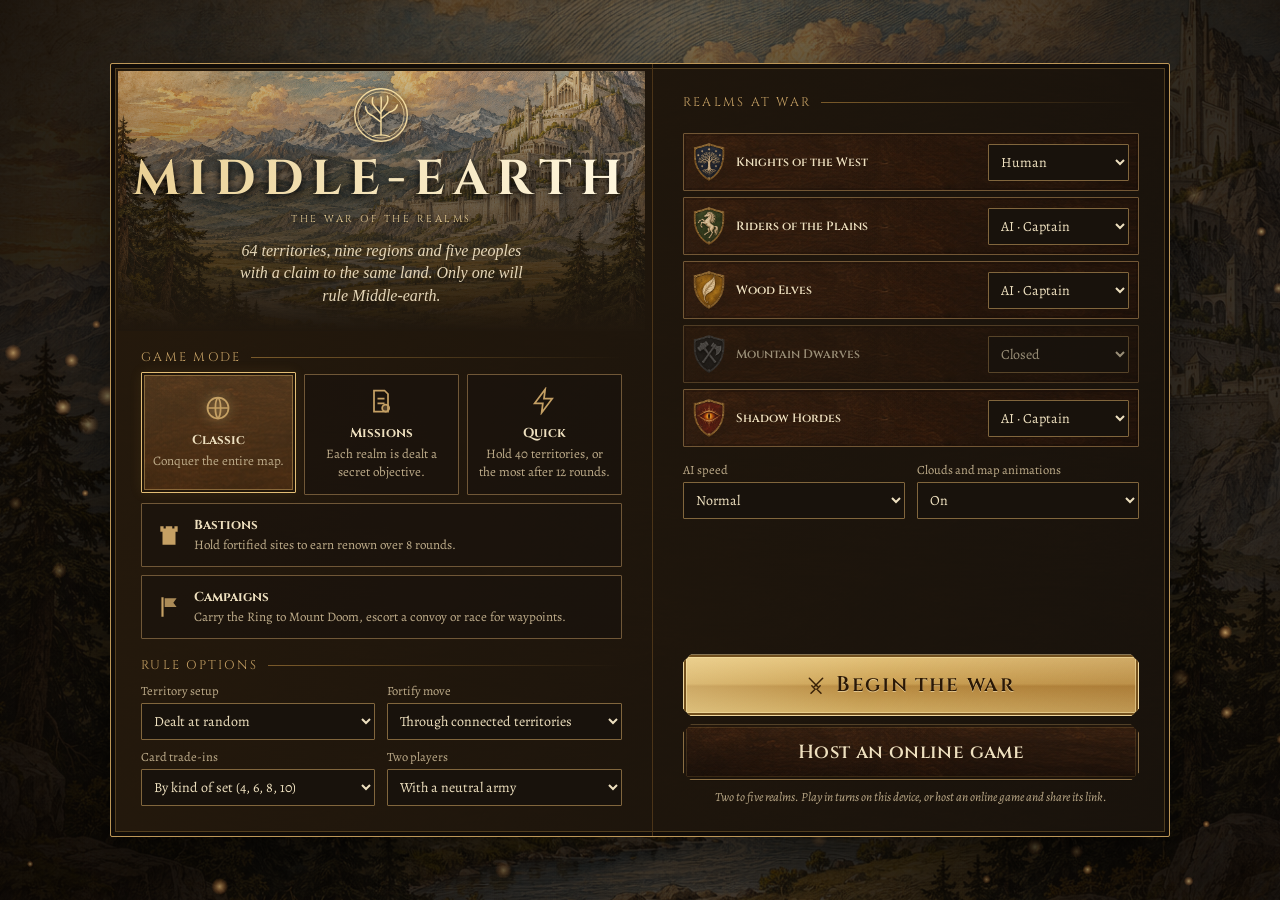
<file: index.html>
<!doctype html><html lang="en"><head><meta charset="utf-8"><meta name="viewport" content="width=device-width,initial-scale=1,viewport-fit=cover">
<title>Middle-earth: The War of the Realms</title>
<meta name="claude:viewport-fit-sides" content="cover">
<link rel="preconnect" href="https://fonts.googleapis.com">
<link rel="preconnect" href="https://fonts.gstatic.com" crossorigin>
<link rel="stylesheet" href="https://fonts.googleapis.com/css2?family=Cinzel:wght@500;600;700;900&family=Cinzel+Decorative:wght@700&family=Uncial+Antiqua&family=Alegreya:ital,wght@0,400;0,500;0,700;1,400&family=IM+Fell+English:ital@0;1&display=swap">
<style>
/* Layout: war-table HUD — header tabs, factions left, map centre, territory dossier right, phase bar below */
:root {
  --wood-0: #0f0a06; --wood-1: #1c130b; --wood-2: #2a1c10; --wood-3: #3b2816;
  --gold: #d3a955; --gold-hi: #f6dc94; --gold-lo: #86602a; --ivory: #f2e6c8; --ivory-dim: #bba783;
  --ink: #2a1a0c; --blood: #b2342a; --parch: #e8d8b0; --sea: #7fa0a2;
  --f-display: "Cinzel", "Trajan Pro", Georgia, serif;
  --f-deco: "Cinzel Decorative", "Cinzel", Georgia, serif;
  --f-text: "Alegreya", Georgia, serif;
  --f-map: "IM Fell English", Georgia, serif;
  color-scheme: dark;
}
* { box-sizing: border-box; }
html, body { height: 100%; }
body { margin: 0; background: var(--wood-0); color: var(--ivory); font-family: var(--f-text); font-size: 15px; overflow: hidden; -webkit-font-smoothing: antialiased; }
button { font: inherit; color: inherit; }
button:focus-visible, select:focus-visible, input:focus-visible { outline: 2px solid var(--gold-hi); outline-offset: 2px; }
[hidden] { display: none !important; }

/* textures */
.wood { background-color: var(--wood-1);
  background-image:
    radial-gradient(120% 80% at 50% 0%, rgba(255,210,140,0.06), transparent 60%),
    repeating-linear-gradient(92deg, rgba(0,0,0,0.0) 0 7px, rgba(0,0,0,0.13) 7px 9px, rgba(255,220,170,0.025) 9px 15px),
    linear-gradient(180deg, #24180e, #170f08); }
.frame { position: relative; border: 1px solid #5f4421; box-shadow: inset 0 0 0 1px rgba(0,0,0,0.6), inset 0 0 0 3px rgba(211,169,85,0.25), 0 6px 18px rgba(0,0,0,0.45); }
.frame::before, .frame::after { content: ""; position: absolute; width: 16px; height: 16px; border: 2px solid var(--gold); pointer-events: none; }
.frame::before { top: 3px; left: 3px; border-right: 0; border-bottom: 0; }
.frame::after { bottom: 3px; right: 3px; border-left: 0; border-top: 0; }

#app { position: fixed; inset: 0; display: grid; grid-template-columns: 264px minmax(0,1fr) 300px; grid-template-rows: 68px minmax(0,1fr) 76px; gap: 0; padding-left: env(safe-area-inset-left, 0px); padding-right: env(safe-area-inset-right, 0px); }

/* header */
#top { grid-column: 1 / -1; display: flex; align-items: center; gap: 18px; padding: 0 18px; border-bottom: 1px solid #6a4b22; box-shadow: 0 2px 0 rgba(0,0,0,0.6), 0 3px 0 rgba(211,169,85,0.25); z-index: 5; }
.brand { display: flex; align-items: center; gap: 12px; min-width: 230px; }
.brand svg { width: 46px; height: 46px; flex: none; }
.brand h1 { margin: 0; font-family: var(--f-display); font-weight: 700; font-size: 25px; letter-spacing: 0.08em; line-height: 1; color: var(--ivory); text-shadow: 0 2px 0 #000; }
.brand small { display: block; font-family: var(--f-display); font-size: 10.5px; letter-spacing: 0.24em; color: var(--gold); margin-top: 5px; }
.tabs { display: flex; gap: 10px; flex: 1; justify-content: center; }
.tab { display: inline-flex; align-items: center; gap: 9px; padding: 9px 22px; min-width: 128px; justify-content: center; font-family: var(--f-display); font-weight: 600; font-size: 15px; letter-spacing: 0.04em; color: var(--ivory); cursor: pointer;
  background: linear-gradient(180deg, #2d1f12, #1a120a); border: 1px solid #7a5a2a; border-radius: 4px; box-shadow: inset 0 1px 0 rgba(255,220,150,0.12), inset 0 0 0 2px rgba(0,0,0,0.5); transition: filter .15s, transform .15s; }
.tab svg { width: 19px; height: 19px; color: var(--gold); }
.tab:hover { filter: brightness(1.25); }
.tab.on { background: linear-gradient(180deg, #8c6a32, #5e4219); border-color: var(--gold-hi); color: #fff8e4; box-shadow: inset 0 1px 0 rgba(255,240,190,0.5), 0 0 14px rgba(246,210,120,0.25); }
.tab.on svg { color: #fff1c4; }
.tab b { background: var(--blood); color: #fff; border-radius: 9px; font-size: 11px; padding: 1px 6px; font-family: var(--f-text); }
.turnbox { display: flex; align-items: center; gap: 8px; padding-left: 18px; border-left: 1px solid #6a4b22; font-family: var(--f-display); }
.turnbox svg { width: 38px; height: 38px; color: var(--gold); }
.turnbox span { font-size: 16px; letter-spacing: 0.06em; }
.turnbox b { font-size: 26px; font-weight: 700; color: var(--ivory); min-width: 34px; }
.sys { display: flex; gap: 6px; }
.iconbtn { width: 36px; height: 36px; display: grid; place-items: center; border-radius: 4px; background: #1f150c; border: 1px solid #6a4b22; color: var(--gold); cursor: pointer; }
.iconbtn:hover { color: var(--gold-hi); border-color: var(--gold); }
.iconbtn svg { width: 19px; height: 19px; }
.mobile-only { display: none; }

/* side panels */
.panel { display: flex; flex-direction: column; gap: 12px; padding: 12px 12px; overflow: auto; z-index: 4; scrollbar-width: thin; scrollbar-color: #6a4b22 transparent; }
#left { border-right: 1px solid #5a3f1c; box-shadow: 2px 0 0 rgba(0,0,0,0.5); }
#right { border-left: 1px solid #5a3f1c; box-shadow: -2px 0 0 rgba(0,0,0,0.5); overflow-x: hidden; }
.ph { display: flex; align-items: center; gap: 10px; margin: 0; padding: 10px 12px; font-family: var(--f-display); font-weight: 600; font-size: 15px; letter-spacing: 0.08em; text-transform: uppercase; color: var(--ivory);
  background: linear-gradient(180deg, #2b1d10, #1b1209); border: 1px solid #5f4421; border-radius: 3px; }
.ph svg { width: 20px; height: 20px; color: var(--gold); flex: none; }

.fac { position: relative; display: grid; grid-template-columns: 54px 1fr; gap: 10px; align-items: center; padding: 9px 10px; border-radius: 4px; background: linear-gradient(180deg, #24180d, #170f08); border: 1px solid #4b3418; transition: border-color .2s, box-shadow .2s; cursor: default; }
.fac.cur { border-color: var(--gold-hi); box-shadow: 0 0 0 1px rgba(246,220,148,0.4), 0 0 18px rgba(246,210,120,0.18), inset 0 0 22px rgba(246,210,120,0.08); }
.fac.cur::after { content: ""; position: absolute; left: -1px; top: 10px; bottom: 10px; width: 3px; background: var(--gold-hi); border-radius: 2px; }
.fac.dead { opacity: 0.42; filter: grayscale(0.8); }
.fac svg.shield { width: 50px; height: 58px; filter: drop-shadow(0 2px 3px rgba(0,0,0,0.6)); }
.fac .nm { display: flex; align-items: center; gap: 7px; font-family: var(--f-display); font-weight: 600; font-size: 15px; line-height: 1.15; }
.fac .sw { width: 11px; height: 11px; border-radius: 2px; flex: none; box-shadow: 0 0 0 1px rgba(0,0,0,0.6); }
.fac .who { font-size: 12px; color: var(--ivory-dim); font-style: italic; margin-top: 1px; }
.fac .nums { display: flex; gap: 12px; margin-top: 5px; font-family: var(--f-display); font-weight: 700; font-size: 17px; font-variant-numeric: tabular-nums; }
.fac .nums span { display: inline-flex; align-items: center; gap: 5px; }
.fac .nums svg { width: 15px; height: 15px; color: var(--ivory-dim); }

.box { padding: 12px 14px; border-radius: 4px; background: linear-gradient(180deg, #24180d, #170f08); border: 1px solid #4b3418; }
.box h3 { display: flex; align-items: center; gap: 9px; margin: 0 0 8px; font-family: var(--f-display); font-size: 14px; letter-spacing: 0.1em; text-transform: uppercase; color: var(--ivory); }
.box h3 svg { width: 18px; height: 18px; color: var(--gold); }
.box p { margin: 0; line-height: 1.45; }
.box .rule { height: 1px; background: linear-gradient(90deg, transparent, #7a5a2a, transparent); margin: 8px 0; }

/* territory dossier */
.dossier-head { display: flex; align-items: center; gap: 12px; }
.dossier-head svg.shield { width: 52px; height: 61px; flex: none; filter: drop-shadow(0 2px 3px rgba(0,0,0,0.7)); }
.dossier-head h2 { margin: 0; font-family: var(--f-display); font-weight: 700; font-size: 21px; letter-spacing: 0.04em; line-height: 1.1; text-wrap: balance; }
.dossier-head .reg { font-size: 13px; color: var(--gold); font-style: italic; margin-top: 3px; }
.vig { width: 100%; height: 142px; display: block; border-radius: 3px; box-shadow: 0 0 0 1px #000, 0 0 0 3px #5f4421, 0 4px 14px rgba(0,0,0,0.5); margin: 4px 0; }
.stats { display: grid; gap: 6px; }
.stat { display: flex; align-items: center; justify-content: space-between; padding: 9px 12px; background: linear-gradient(180deg, #23170c, #160e07); border: 1px solid #4b3418; border-radius: 3px; }
.stat > span { display: inline-flex; align-items: center; gap: 9px; font-size: 15px; }
.stat svg { width: 18px; height: 18px; color: var(--ivory-dim); }
.stat b { font-family: var(--f-display); font-size: 19px; font-variant-numeric: tabular-nums; white-space: nowrap; }
.nbrs { display: flex; flex-wrap: wrap; gap: 5px; }
.chip { display: inline-flex; align-items: center; gap: 6px; padding: 4px 8px; border-radius: 3px; font-size: 13px; background: #1b1209; border: 1px solid #4b3418; cursor: pointer; }
.chip i { width: 9px; height: 9px; border-radius: 50%; display: inline-block; }
.chip .pct { font-family: var(--f-display); font-weight: 700; font-size: 12px; color: var(--gold-hi); }
.chip:hover { border-color: var(--gold); }
.chip.atk { border-color: #7d2a1d; }

.btn { display: inline-flex; align-items: center; justify-content: center; gap: 10px; padding: 11px 16px; font-family: var(--f-display); font-weight: 600; font-size: 16px; letter-spacing: 0.04em; cursor: pointer; border-radius: 4px; color: var(--ivory);
  background: linear-gradient(180deg, #2f2113, #1b1209); border: 1px solid #7a5a2a; box-shadow: inset 0 1px 0 rgba(255,220,150,0.12), inset 0 0 0 2px rgba(0,0,0,0.45); transition: filter .15s, transform .08s; }
.btn svg { width: 20px; height: 20px; color: var(--gold); }
.btn:hover:not(:disabled) { filter: brightness(1.25); }
.btn:active:not(:disabled) { transform: translateY(1px); }
.btn:disabled { opacity: 0.4; cursor: not-allowed; }
.btn.gold { color: #2a1806; background: linear-gradient(180deg, #f5d98c, #c99a45 55%, #a07226); border-color: #fbe7ae; box-shadow: inset 0 1px 0 rgba(255,255,255,0.6), inset 0 -2px 0 rgba(90,55,10,0.4), 0 0 18px rgba(246,210,120,0.2); text-shadow: 0 1px 0 rgba(255,240,200,0.6); }
.btn.gold svg { color: #3a2208; }
.btn.red { background: linear-gradient(180deg, #8e2c21, #5a160f); border-color: #d0604e; }
.btn.red svg { color: #ffd3c4; }
.btn.sm { padding: 6px 10px; font-size: 13px; }
.btn.block { width: 100%; }
.btngrid { display: grid; gap: 7px; }
.row { display: flex; gap: 7px; }
.row > * { flex: 1; min-width: 0; }
.hint { font-size: 14px; line-height: 1.45; color: var(--ivory-dim); font-style: italic; }
.reinf { display: grid; gap: 4px; font-size: 14px; }
.reinf div { display: flex; justify-content: space-between; }
.reinf b { font-family: var(--f-display); }
.reinf .tot { border-top: 1px solid #5f4421; padding-top: 6px; margin-top: 2px; font-size: 16px; color: var(--gold-hi); }

.deco { width: 100%; height: 118px; margin-top: auto; flex: none; display: block; pointer-events: none; }

/* map */
#mapwrap { position: relative; overflow: hidden; background: #120c07; box-shadow: inset 0 0 0 2px #000, inset 0 0 0 4px #6a4b22, inset 0 0 40px rgba(0,0,0,0.7); }
#map { position: absolute; inset: 0; width: 100%; height: 100%; display: block; touch-action: none; }
#map { cursor: grab; }
.mapframe { position: absolute; inset: 0; pointer-events: none; box-shadow: inset 0 0 0 2px #000, inset 0 0 0 4px #7a5a2a, inset 0 0 0 5px #000, inset 0 0 60px rgba(0,0,0,0.55); }
.zoomctl { position: absolute; right: 14px; top: 14px; display: grid; gap: 6px; z-index: 3; }
#tooltip { position: absolute; pointer-events: none; z-index: 6; padding: 8px 11px; border-radius: 4px; background: rgba(22,14,8,0.94); border: 1px solid #7a5a2a; font-size: 13px; line-height: 1.35; box-shadow: 0 6px 18px rgba(0,0,0,0.5); max-width: 240px; }
#tooltip b { font-family: var(--f-display); font-size: 14px; }
#tooltip i { color: var(--ivory-dim); }

/* battle */
#battle { position: absolute; left: 50%; bottom: 16px; transform: translateX(-50%); z-index: 7; width: min(720px, calc(100% - 24px)); padding: 14px 16px 14px; border-radius: 6px; background: linear-gradient(180deg, rgba(38,25,13,0.97), rgba(20,13,7,0.97)); border: 1px solid #8a6a32; box-shadow: 0 18px 40px rgba(0,0,0,0.6), inset 0 0 0 3px rgba(0,0,0,0.5), inset 0 0 0 4px rgba(211,169,85,0.25); }
.bt-grid { display: grid; grid-template-columns: 1fr auto 1fr; align-items: center; gap: 12px; }
.bt-side { display: flex; align-items: center; gap: 10px; min-width: 0; }
.bt-side.def { flex-direction: row-reverse; text-align: right; }
.bt-side svg.shield { width: 44px; height: 52px; flex: none; }
.bt-side .tn { font-family: var(--f-display); font-weight: 700; font-size: 16px; line-height: 1.15; }
.bt-side .fn { font-size: 12.5px; color: var(--ivory-dim); font-style: italic; }
.bt-side .cnt { font-family: var(--f-display); font-weight: 900; font-size: 34px; margin-left: auto; font-variant-numeric: tabular-nums; text-shadow: 0 2px 0 #000; transition: transform .2s; }
.bt-side.def .cnt { margin-left: 0; margin-right: auto; }
.cnt.hit { animation: hit .5s; color: #ff8a72; }
@keyframes hit { 30% { transform: scale(1.35); } }
.bt-mid { display: flex; align-items: center; gap: 12px; }
.dice { display: flex; flex-direction: column; gap: 8px; perspective: 500px; min-width: 42px; align-items: center; }
.vs { font-family: var(--f-deco); font-size: 20px; color: var(--gold); text-shadow: 0 2px 0 #000; }
.bt-odds { text-align: center; font-size: 13px; color: var(--ivory-dim); margin-top: 10px; }
.bt-odds b { color: var(--gold-hi); font-family: var(--f-display); font-size: 15px; }
.bt-actions { display: flex; align-items: center; gap: 8px; margin-top: 10px; flex-wrap: wrap; justify-content: center; }
.dsel { display: inline-flex; border: 1px solid #7a5a2a; border-radius: 4px; overflow: hidden; }
.dsel button { padding: 8px 12px; background: #1b1209; border: 0; border-right: 1px solid #4b3418; cursor: pointer; font-family: var(--f-display); font-weight: 700; }
.dsel button:last-child { border-right: 0; }
.dsel button.on { background: linear-gradient(180deg, #8c6a32, #5e4219); color: #fff4d2; }
.dsel button:disabled { opacity: 0.35; cursor: not-allowed; }
.dsel-label { font-size: 13px; color: var(--ivory-dim); }

/* 3D dice */
.die { width: 38px; height: 38px; position: relative; transform-style: preserve-3d; transition: transform 1s cubic-bezier(.17,.84,.3,1.04); }
.die.fast { transition-duration: .45s; }
.die .f { position: absolute; inset: 0; border-radius: 7px; display: grid; grid-template-columns: repeat(3, 1fr); grid-template-rows: repeat(3, 1fr); padding: 5px; backface-visibility: hidden; }
.die.att .f { background: radial-gradient(circle at 30% 25%, #e8574a, #a3201a 60%, #6d100c); box-shadow: inset 0 0 0 1px rgba(0,0,0,0.4), inset 0 2px 3px rgba(255,255,255,0.25); }
.die.def .f { background: radial-gradient(circle at 30% 25%, #fffaf0, #e4d6b4 60%, #b9a67c); box-shadow: inset 0 0 0 1px rgba(0,0,0,0.35), inset 0 2px 3px rgba(255,255,255,0.6); }
.die .f i { width: 7px; height: 7px; border-radius: 50%; align-self: center; justify-self: center; }
.die.att .f i { background: #fff2dc; box-shadow: inset 0 1px 1px rgba(0,0,0,0.4); }
.die.def .f i { background: #2a1a0c; box-shadow: inset 0 1px 1px rgba(255,255,255,0.3); }
.die .f1 { transform: translateZ(19px); }
.die .f2 { transform: rotateY(90deg) translateZ(19px); }
.die .f3 { transform: rotateY(180deg) translateZ(19px); }
.die .f4 { transform: rotateY(-90deg) translateZ(19px); }
.die .f5 { transform: rotateX(90deg) translateZ(19px); }
.die .f6 { transform: rotateX(-90deg) translateZ(19px); }
.diewrap { position: relative; transition: opacity .3s, filter .3s; }
.diewrap.lost { opacity: 0.55; filter: saturate(0.45) brightness(0.8); }
.diewrap.won::after { content: ""; position: absolute; inset: -5px; border-radius: 10px; box-shadow: 0 0 14px 3px rgba(255,214,110,0.75); pointer-events: none; }

/* bottom */
#bottom { grid-column: 1 / -1; display: flex; align-items: center; gap: 14px; padding: 0 18px; border-top: 1px solid #6a4b22; box-shadow: 0 -2px 0 rgba(0,0,0,0.6), 0 -3px 0 rgba(211,169,85,0.2); z-index: 5; }
.knot { width: 150px; height: 46px; color: #6a4b22; flex: none; }
.phases { display: flex; align-items: center; gap: 8px; margin: 0 auto; }
.pstep { display: inline-flex; align-items: center; gap: 10px; padding: 9px 20px; min-width: 190px; justify-content: center; border-radius: 5px; font-family: var(--f-display); font-size: 16px; font-weight: 600; letter-spacing: 0.03em;
  background: linear-gradient(180deg, #2a1d11, #170f08); border: 1px solid #5a3f1c; color: var(--ivory-dim); box-shadow: inset 0 0 0 2px rgba(0,0,0,0.5); transition: all .25s; }
.pstep svg { width: 22px; height: 22px; }
.pstep b { font-size: 26px; font-weight: 700; color: inherit; }
.pstep.on { color: #fff6da; border-color: var(--gold-hi); background: linear-gradient(180deg, #6e5124, #3f2b12); box-shadow: inset 0 1px 0 rgba(255,240,190,0.4), 0 0 16px rgba(246,210,120,0.25); }
.pstep.done { color: #9a8763; }
.pchev { color: #7a5a2a; font-size: 22px; }
#status { font-size: 14px; color: var(--ivory-dim); max-width: 340px; line-height: 1.35; font-style: italic; }
#status b { color: var(--gold-hi); font-style: normal; font-family: var(--f-display); }
#btnNext { min-width: 230px; font-size: 19px; padding: 12px 20px; }
#btnNext svg { width: 24px; height: 24px; }

/* banner + toast */
#banner { position: absolute; left: 50%; top: 18%; width: min(92%, 760px); transform: translate(-50%, 0); z-index: 8; pointer-events: none; text-align: center; padding: 18px 54px 16px; background: radial-gradient(ellipse at center, rgba(20,12,6,0.92), rgba(20,12,6,0.75) 60%, rgba(20,12,6,0)); animation: banner 2.4s ease forwards; }
#banner svg { width: 64px; height: 75px; filter: drop-shadow(0 4px 8px rgba(0,0,0,0.8)); }
#banner .t1 { font-family: var(--f-display); font-size: 13px; letter-spacing: 0.35em; color: var(--gold); margin-top: 6px; }
#banner .t2 { font-family: var(--f-display); font-weight: 700; font-size: clamp(19px, 4.6vw, 30px); letter-spacing: 0.04em; text-shadow: 0 3px 0 #000; text-wrap: balance; }
@keyframes banner { 0% { opacity: 0; transform: translate(-50%, 14px) scale(0.96); } 14% { opacity: 1; transform: translate(-50%, 0) scale(1); } 78% { opacity: 1; } 100% { opacity: 0; transform: translate(-50%, -8px); } }
#toast { position: absolute; left: 50%; top: 14px; transform: translateX(-50%); z-index: 8; display: grid; gap: 6px; justify-items: center; pointer-events: none; }
.toast { padding: 8px 16px; border-radius: 4px; background: rgba(22,14,8,0.95); border: 1px solid #8a6a32; font-size: 14px; box-shadow: 0 8px 20px rgba(0,0,0,0.5); animation: toast 3.2s ease forwards; }
@keyframes toast { 0% { opacity: 0; transform: translateY(-8px); } 10% { opacity: 1; transform: none; } 85% { opacity: 1; } 100% { opacity: 0; } }

/* modal */
#modal { position: fixed; inset: 0; z-index: 30; display: grid; place-items: center; background: rgba(8,5,2,0.72); backdrop-filter: blur(3px); padding: 16px max(16px, env(safe-area-inset-right, 0px)) 16px max(16px, env(safe-area-inset-left, 0px)); }
.mcard { width: min(640px, 100%); max-height: min(88vh, 900px); overflow: auto; padding: 22px 24px; border-radius: 6px; background: linear-gradient(180deg, #2a1c10, #170f08); border: 1px solid #8a6a32; box-shadow: 0 30px 60px rgba(0,0,0,0.7), inset 0 0 0 3px rgba(0,0,0,0.5), inset 0 0 0 4px rgba(211,169,85,0.3); animation: pop .25s ease; }
.mcard.wide { width: min(900px, 100%); }
@keyframes pop { from { transform: scale(0.96); opacity: 0; } }
.mcard h2 { margin: 0 0 4px; font-family: var(--f-display); font-weight: 700; font-size: 24px; letter-spacing: 0.05em; text-align: center; }
.mcard .sub { text-align: center; color: var(--ivory-dim); font-style: italic; margin-bottom: 16px; }
.mcard .acts { display: flex; gap: 10px; justify-content: center; margin-top: 18px; flex-wrap: wrap; }
.orn { display: block; width: 220px; height: 14px; margin: 6px auto 12px; color: var(--gold); }
.slider { display: grid; grid-template-columns: auto 1fr auto; gap: 12px; align-items: center; margin: 10px 0; }
.slider input { width: 100%; accent-color: var(--gold); }
.bigN { text-align: center; font-family: var(--f-display); font-weight: 900; font-size: 54px; line-height: 1; color: var(--gold-hi); text-shadow: 0 3px 0 #000; font-variant-numeric: tabular-nums; }

/* cards */
.hand { display: flex; flex-wrap: wrap; gap: 12px; justify-content: center; }
.tcard { width: 116px; height: 166px; border-radius: 8px; padding: 8px; cursor: pointer; display: flex; flex-direction: column; align-items: center; justify-content: space-between; text-align: center; color: var(--ink);
  background: radial-gradient(circle at 50% 35%, #f6ebcf, #e2cc9b 75%, #c8ad74); border: 1px solid #6b4a1e; box-shadow: inset 0 0 0 3px rgba(255,250,235,0.5), inset 0 0 0 4px #9c7838, 0 6px 14px rgba(0,0,0,0.5); transition: transform .15s, box-shadow .15s; }
.tcard:hover { transform: translateY(-4px); }
.tcard.sel { transform: translateY(-10px); box-shadow: inset 0 0 0 3px rgba(255,250,235,0.5), inset 0 0 0 4px #9c7838, 0 0 0 3px var(--gold-hi), 0 0 24px rgba(246,210,120,0.6); }
.tcard .ct { font-family: var(--f-map); font-style: italic; font-size: 15px; line-height: 1.1; min-height: 34px; display: grid; place-items: center; }
.tcard svg { width: 56px; height: 56px; color: #5b3a18; }
.tcard .ty { font-family: var(--f-display); font-weight: 700; font-size: 12px; letter-spacing: 0.12em; text-transform: uppercase; }
.tcard .own { font-size: 11px; color: #7a2a1a; font-weight: 700; min-height: 14px; }
.tcard.wild { background: radial-gradient(circle at 50% 35%, #fff1c2, #e7c66d 70%, #b98b33); }

/* menu */
#screen-menu, #screen-loading { position: fixed; inset: 0; z-index: 40; display: grid; place-items: center; overflow: auto; padding: 24px max(16px, env(safe-area-inset-right, 0px)) 24px max(16px, env(safe-area-inset-left, 0px)); }
#screen-loading { background: radial-gradient(ellipse at center, #2a1b0e, #0b0704 70%); }
.load { text-align: center; width: min(420px, 100%); }
.load svg { width: 92px; height: 92px; color: var(--gold); animation: glow 2.4s ease-in-out infinite; }
@keyframes glow { 50% { filter: drop-shadow(0 0 16px rgba(246,210,120,0.6)); } }
.load h1 { font-family: var(--f-display); font-size: 40px; letter-spacing: 0.12em; margin: 14px 0 2px; }
.load .s { font-family: var(--f-display); letter-spacing: 0.3em; font-size: 12px; color: var(--gold); }
.bar { height: 8px; border-radius: 4px; margin: 26px 0 10px; background: #1b1209; border: 1px solid #6a4b22; overflow: hidden; }
.bar i { display: block; height: 100%; width: 0; background: linear-gradient(90deg, #8c6a32, #f6dc94); transition: width .2s; }
.load p { font-style: italic; color: var(--ivory-dim); margin: 0; }
#menubg { position: fixed; inset: 0; width: 100%; height: 100%; z-index: -1; filter: blur(2px) brightness(0.45) sepia(0.3); object-fit: cover; }
.menu { width: min(980px, 100%); display: grid; grid-template-columns: 1.05fr 1fr; gap: 0; border-radius: 6px; overflow: hidden; background: linear-gradient(180deg, rgba(36,24,13,0.96), rgba(18,12,6,0.97)); border: 1px solid #8a6a32; box-shadow: 0 40px 80px rgba(0,0,0,0.75), inset 0 0 0 3px rgba(0,0,0,0.5), inset 0 0 0 4px rgba(211,169,85,0.3); }
.menu .l { padding: 30px 30px 26px; border-right: 1px solid #4b3418; }
.menu .r { padding: 30px 28px 26px; display: flex; flex-direction: column; gap: 14px; }
.menu .title { text-align: center; }
.menu .title svg { width: 74px; height: 74px; color: var(--gold); }
.menu .title h1 { font-family: var(--f-display); font-weight: 700; font-size: 44px; letter-spacing: 0.12em; margin: 6px 0 0; line-height: 1; text-shadow: 0 3px 0 #000; }
.menu .title .s { font-family: var(--f-display); letter-spacing: 0.32em; font-size: 12.5px; color: var(--gold); margin-top: 8px; }
.menu .title p { font-family: var(--f-map); font-style: italic; font-size: 17px; color: var(--ivory-dim); margin: 14px auto 0; max-width: 40ch; line-height: 1.4; }
.lbl { font-family: var(--f-display); font-size: 12.5px; letter-spacing: 0.18em; text-transform: uppercase; color: var(--gold); margin: 18px 0 8px; display: flex; align-items: center; gap: 10px; }
.lbl::after { content: ""; flex: 1; height: 1px; background: linear-gradient(90deg, #7a5a2a, transparent); }
.modes { display: grid; grid-template-columns: repeat(3, 1fr); gap: 8px; }
.mode { padding: 12px 10px; border-radius: 4px; cursor: pointer; text-align: center; background: #1b1209; border: 1px solid #4b3418; transition: all .15s; }
.mode svg { width: 28px; height: 28px; color: var(--gold); }
.mode b { display: block; font-family: var(--f-display); font-size: 14.5px; margin-top: 4px; }
.mode span { display: block; font-size: 12px; color: var(--ivory-dim); line-height: 1.3; margin-top: 3px; }
.mode.on { border-color: var(--gold-hi); background: linear-gradient(180deg, #4a3518, #241809); box-shadow: 0 0 14px rgba(246,210,120,0.2); }
.seats { display: grid; gap: 6px; }
.seat { display: grid; grid-template-columns: 36px 1fr 150px; gap: 10px; align-items: center; padding: 5px 8px; border-radius: 4px; background: #1b1209; border: 1px solid #3d2a13; }
.seat.off { opacity: 0.55; }
.seat svg { width: 32px; height: 38px; }
.seat .sn { font-family: var(--f-display); font-weight: 600; font-size: 14.5px; }
select { width: 100%; padding: 7px 8px; border-radius: 3px; background: #120c07; color: var(--ivory); border: 1px solid #6a4b22; font-family: var(--f-text); font-size: 14px; }
.opts { display: grid; grid-template-columns: 1fr 1fr; gap: 8px 12px; }
.opt label { display: block; font-size: 12.5px; color: var(--ivory-dim); margin-bottom: 4px; }
.menu .go { display: grid; gap: 8px; margin-top: auto; }
.menu .go .btn { font-size: 19px; padding: 14px; }
.menu .note { font-size: 12.5px; color: var(--ivory-dim); font-style: italic; text-align: center; }

/* log / regions */
.loglist { display: grid; gap: 4px; font-size: 14px; }
.loglist div { padding: 5px 8px; border-left: 3px solid #4b3418; background: rgba(0,0,0,0.2); }
.loglist small { color: var(--ivory-dim); font-family: var(--f-display); margin-right: 6px; }
.regs { display: grid; gap: 6px; }
.regrow { display: grid; grid-template-columns: 1fr 60px 120px; gap: 10px; align-items: center; padding: 8px 10px; background: #1b1209; border: 1px solid #3d2a13; border-radius: 4px; cursor: default; }
.regrow:hover { border-color: var(--gold); }
.regrow b { font-family: var(--f-display); font-size: 15px; }
.regrow .bn { font-family: var(--f-display); font-weight: 700; color: var(--gold-hi); text-align: center; }
.regbar { display: flex; height: 10px; border-radius: 3px; overflow: hidden; background: #000; }
.rules { line-height: 1.55; }
.rules h3 { font-family: var(--f-display); color: var(--gold); margin: 16px 0 6px; font-size: 16px; letter-spacing: 0.06em; }
.rules ul { margin: 0; padding-left: 20px; }
.rules li { margin: 3px 0; }
table.st { width: 100%; border-collapse: collapse; font-size: 14px; }
table.st th, table.st td { padding: 6px 8px; border-bottom: 1px solid #3d2a13; text-align: right; font-variant-numeric: tabular-nums; }
table.st th:first-child, table.st td:first-child { text-align: left; }
table.st th { font-family: var(--f-display); font-size: 12px; letter-spacing: 0.08em; color: var(--gold); }
.rolls { display: grid; gap: 10px; }
.rollrow { display: grid; grid-template-columns: 40px 1fr auto; gap: 12px; align-items: center; padding: 8px 12px; background: #1b1209; border: 1px solid #3d2a13; border-radius: 4px; }
.rollrow.win { border-color: var(--gold-hi); box-shadow: 0 0 14px rgba(246,210,120,0.25); }
.rollrow svg { width: 34px; height: 40px; }

@media (prefers-reduced-motion: reduce) { *, *::before, *::after { animation-duration: 0.01ms !important; transition-duration: 0.01ms !important; } }

/* responsive */
@media (max-width: 1250px) {
  #app { grid-template-columns: 228px minmax(0,1fr) 270px; }
  .tab { min-width: 0; padding: 9px 14px; }
  .pstep { min-width: 0; padding: 8px 12px; }
  .knot { display: none; }
}
@media (max-width: 980px) {
  #app { grid-template-columns: minmax(0,1fr); grid-template-rows: 58px minmax(0,1fr) auto; }
  #left, #right { position: fixed; top: 58px; bottom: 0; width: min(320px, 88vw); z-index: 20; transform: translateX(-105%); transition: transform .25s; }
  #right { right: 0; transform: translateX(105%); }
  #left { left: 0; }
  #left.open, #right.open { transform: none; }
  #mapwrap { grid-column: 1; }
  .tabs .tab span { display: none; }
  .tab { padding: 8px 10px; }
  .brand { min-width: 0; } .brand small { display: none; } .brand h1 { font-size: 20px; }
  .turnbox span { display: none; }
  .mobile-only { display: grid; }
  #bottom { flex-wrap: wrap; padding: 8px max(12px, env(safe-area-inset-right, 0px)) calc(8px + env(safe-area-inset-bottom, 0px)) max(12px, env(safe-area-inset-left, 0px)); gap: 8px; }
  .phases { order: 1; width: 100%; justify-content: center; margin: 0; }
  .pstep { font-size: 13px; padding: 6px 8px; } .pstep b { font-size: 18px; } .pstep svg { display: none; }
  #status { order: 2; flex: 1; font-size: 13px; max-width: none; }
  #btnNext { order: 3; min-width: 0; font-size: 15px; padding: 10px 14px; }
  .menu { grid-template-columns: 1fr; }
  .menu .l { border-right: 0; border-bottom: 1px solid #4b3418; }
  .bt-side .tn { font-size: 13px; } .bt-side .fn { display: none; } .bt-side .cnt { font-size: 26px; }
}
@media (max-width: 560px) {
  #top { gap: 8px; padding: 0 max(10px, env(safe-area-inset-right, 0px)) 0 max(10px, env(safe-area-inset-left, 0px)); }
  .brand { display: none; } .iconbtn { width: 32px; height: 32px; }
  .tabs { gap: 4px; } .tab { padding: 7px 8px; } .turnbox { display: none; }
  .modes { grid-template-columns: 1fr; }
  .seat { grid-template-columns: 30px 1fr 120px; }
  .opts { grid-template-columns: 1fr; }
  .phases .pchev { display: none; }
}
</style>
<link rel="stylesheet" href="css/war-table.css">
<link rel="stylesheet" href="css/aaa.css">

<div id="app" hidden>
  <header id="top" class="wood">
    <button class="iconbtn mobile-only" id="btnLeft" aria-label="Factions"><svg viewBox="0 0 24 24" fill="none" stroke="currentColor" stroke-width="2"><path d="M4 6h16M4 12h16M4 18h16"/></svg></button>
    <div class="brand">
      <svg viewBox="0 0 64 64" fill="none" stroke="currentColor" style="color:var(--gold)"><circle cx="32" cy="32" r="29" stroke-width="1.5"/><circle cx="32" cy="32" r="25.5" stroke-width="0.8"/><path d="M32 54V26M32 40l-9-7M32 36l9-7M32 31l-7-8M32 29l6-9M23 33c-5-2-8-6-8-10M41 29c4-1 8-4 9-8M25 23c-3-3-3-7-2-10M38 20c2-3 2-6 1-9M32 26c0-5 1-9 0-14" stroke-width="1.6" stroke-linecap="round"/><path d="M22 56c4-2 7-2 10-2s6 0 10 2" stroke-width="1.4"/></svg>
      <div><h1>MIDDLE-EARTH</h1><small>— The War of the Realms —</small></div>
    </div>
    <nav class="tabs" id="tabs">
      <button class="tab on" data-tab="map"><svg viewBox="0 0 24 24" fill="none" stroke="currentColor" stroke-width="1.6"><path d="M3 6l6-2 6 2 6-2v14l-6 2-6-2-6 2z"/><path d="M9 4v14M15 6v14"/></svg><span>Map</span></button>
      <button class="tab" data-tab="obj"><svg viewBox="0 0 24 24" fill="none" stroke="currentColor" stroke-width="1.6"><circle cx="12" cy="12" r="9"/><circle cx="12" cy="12" r="5"/><circle cx="12" cy="12" r="1.5" fill="currentColor"/></svg><span>Objectives</span></button>
      <button class="tab" data-tab="cards"><svg viewBox="0 0 24 24" fill="none" stroke="currentColor" stroke-width="1.6"><rect x="4" y="5" width="11" height="15" rx="1.5" transform="rotate(-8 9 12)"/><rect x="9" y="4" width="11" height="15" rx="1.5" transform="rotate(8 14 11)"/></svg><span>Cards</span> <b id="cardBadge" hidden>0</b></button>
      <button class="tab" data-tab="log"><svg viewBox="0 0 24 24" fill="none" stroke="currentColor" stroke-width="1.6"><path d="M6 3h10l3 3v15H6z"/><path d="M9 9h7M9 13h7M9 17h5"/></svg><span>Chronicle</span></button>
      <button class="tab" data-tab="rules"><svg viewBox="0 0 24 24" fill="none" stroke="currentColor" stroke-width="1.6"><path d="M4 5c3-1 6-1 8 1 2-2 5-2 8-1v14c-3-1-6-1-8 1-2-2-5-2-8-1z"/><path d="M12 6v14"/></svg><span>Rules</span></button>
    </nav>
    <div class="turnbox"><svg viewBox="0 0 48 48" fill="none" stroke="currentColor" stroke-width="1.4"><path d="M16 40C8 34 6 22 12 12M32 40c8-6 10-18 4-28"/><path d="M11 33c-3 0-5-2-6-4 3 0 5 1 6 4zM9 26c-3-1-4-3-4-6 3 1 4 3 4 6zM10 19c-2-2-2-4-1-7 2 2 2 4 1 7zM37 33c3 0 5-2 6-4-3 0-5 1-6 4zM39 26c3-1 4-3 4-6-3 1-4 3-4 6zM38 19c2-2 2-4 1-7-2 2-2 4-1 7z" fill="currentColor" fill-opacity=".35"/><path d="M18 42h12"/></svg><span>ROUND</span><b id="roundNum">01</b></div>
    <div class="sys">
      <button class="iconbtn" id="btnNet" title="Online room" aria-label="Online room" hidden><svg viewBox="0 0 24 24" fill="none" stroke="currentColor" stroke-width="1.6"><circle cx="12" cy="12" r="9"/><path d="M3 12h18M12 3c3 3 3 15 0 18M12 3c-3 3-3 15 0 18"/></svg></button>
      <button class="iconbtn" id="btnSound" title="Sound" aria-label="Sound"><svg viewBox="0 0 24 24" fill="none" stroke="currentColor" stroke-width="1.6"><path d="M4 9h4l5-4v14l-5-4H4z"/><path id="sndWaves" d="M16 9c1.5 1.5 1.5 4.5 0 6M18.5 6.5c3 3 3 8 0 11"/></svg></button>
      <button class="iconbtn" id="btnMenu" title="Menu" aria-label="Menu"><svg viewBox="0 0 24 24" fill="none" stroke="currentColor" stroke-width="1.6"><circle cx="12" cy="12" r="3"/><path d="M12 2v3M12 19v3M2 12h3M19 12h3M4.9 4.9l2.1 2.1M17 17l2.1 2.1M4.9 19.1L7 17M17 7l2.1-2.1"/></svg></button>
      <button class="iconbtn mobile-only" id="btnRight" aria-label="Territory"><svg viewBox="0 0 24 24" fill="none" stroke="currentColor" stroke-width="1.8"><path d="M12 21s-7-6-7-11a7 7 0 0114 0c0 5-7 11-7 11z"/><circle cx="12" cy="10" r="2.5"/></svg></button>
    </div>
  </header>

  <aside id="left" class="panel wood">
    <h2 class="ph"><svg viewBox="0 0 24 24" fill="currentColor"><circle cx="8" cy="7" r="3"/><circle cx="16" cy="7" r="3"/><path d="M2 19c0-4 3-6 6-6s6 2 6 6zM10 19c0-4 3-6 6-6s6 2 6 6z" opacity=".8"/></svg>Factions</h2>
    <div id="factions" style="display:grid;gap:8px"></div>
    <div class="box" id="objBox"><h3><svg viewBox="0 0 24 24" fill="none" stroke="currentColor" stroke-width="1.6"><circle cx="12" cy="12" r="9"/><circle cx="12" cy="12" r="5"/><circle cx="12" cy="12" r="1.5" fill="currentColor"/></svg>Objective</h3><p id="objText"></p></div>
    <canvas class="deco" id="decoL"></canvas>
  </aside>

  <main id="mapwrap">
    <canvas id="map"></canvas>
    <div class="map-light" aria-hidden="true"></div>
    <div class="mapframe"></div>
    <div class="map-caption" aria-hidden="true"><b>THE ATLAS OF MIDDLE-EARTH</b><span>Drag or use the arrow keys · Scroll to zoom · F for the whole map</span></div>
    <div class="zoomctl">
      <button class="iconbtn" id="zin" aria-label="Zoom in"><svg viewBox="0 0 24 24" fill="none" stroke="currentColor" stroke-width="2"><path d="M12 5v14M5 12h14"/></svg></button>
      <button class="iconbtn" id="zout" aria-label="Zoom out"><svg viewBox="0 0 24 24" fill="none" stroke="currentColor" stroke-width="2"><path d="M5 12h14"/></svg></button>
      <button class="iconbtn" id="zfit" aria-label="Show the whole map"><svg viewBox="0 0 24 24" fill="none" stroke="currentColor" stroke-width="1.8"><path d="M4 9V4h5M20 9V4h-5M4 15v5h5M20 15v5h-5"/></svg></button>
    </div>
    <div id="tooltip" hidden></div>
    <div id="battle" hidden></div>
    <div id="pool" hidden><svg viewBox="0 0 24 24" fill="currentColor"><circle cx="8" cy="7" r="3"/><circle cx="16" cy="7" r="3"/><path d="M2 19c0-4 3-6 6-6s6 2 6 6zM10 19c0-4 3-6 6-6s6 2 6 6z"/></svg><b></b><span>armies to place</span></div>
    <div id="toast" role="status" aria-live="polite"></div>
  </main>

  <aside id="right" class="panel wood">
    <h2 class="ph"><svg viewBox="0 0 24 24" fill="currentColor"><path d="M12 22s-7-6.2-7-12a7 7 0 0114 0c0 5.8-7 12-7 12zm0-9a3 3 0 100-6 3 3 0 000 6z"/></svg><span id="rtitle">Selected territory</span></h2>
    <div id="dossier" style="display:grid;gap:10px"></div>
    <canvas class="deco" id="decoR"></canvas>
  </aside>

  <footer id="bottom" class="wood">
    <svg class="knot" viewBox="0 0 150 46" fill="none" stroke="currentColor" stroke-width="1.4"><path d="M4 23c12-16 26-16 36 0s24 16 36 0 24-16 36 0 22 14 34 4"/><path d="M4 23c12 16 26 16 36 0s24-16 36 0 24 16 36 0 22-14 34-4"/><circle cx="40" cy="23" r="4"/><circle cx="76" cy="23" r="4"/><circle cx="112" cy="23" r="4"/></svg>
    <div class="phases" id="phases">
      <div class="pstep" data-p="reinforce"><svg viewBox="0 0 24 24" fill="currentColor"><circle cx="8" cy="7" r="3"/><circle cx="16" cy="7" r="3"/><path d="M2 19c0-4 3-6 6-6s6 2 6 6zM10 19c0-4 3-6 6-6s6 2 6 6z"/></svg><b>1</b>Reinforce</div>
      <span class="pchev">›</span>
      <div class="pstep" data-p="attack"><svg viewBox="0 0 24 24" fill="none" stroke="currentColor" stroke-width="1.8" stroke-linecap="round"><path d="M4 4l11 11M15 15l2-2M15 15l-2 2M14 18l4 4M20 4L9 15M9 15l-2-2M9 15l2 2M10 18l-4 4"/></svg><b>2</b>Attack</div>
      <span class="pchev">›</span>
      <div class="pstep" data-p="fortify"><svg viewBox="0 0 24 24" fill="none" stroke="currentColor" stroke-width="1.8" stroke-linecap="round"><path d="M4 8h14l-3-3M20 16H6l3 3"/></svg><b>3</b>Fortify</div>
    </div>
    <div id="status"></div>
    <button class="btn gold" id="btnNext"><svg viewBox="0 0 24 24" fill="none" stroke="currentColor" stroke-width="2.2" stroke-linecap="round"><path d="M5 6l6 6-6 6M12 6l6 6-6 6"/></svg><span>End turn</span><kbd>Space</kbd></button>
  </footer>
</div>

<div id="screen-loading">
  <div class="load">
    <svg viewBox="0 0 64 64" fill="none" stroke="currentColor"><circle cx="32" cy="32" r="29" stroke-width="1.5"/><circle cx="32" cy="32" r="25.5" stroke-width="0.8"/><path d="M32 54V26M32 40l-9-7M32 36l9-7M32 31l-7-8M32 29l6-9M23 33c-5-2-8-6-8-10M41 29c4-1 8-4 9-8M25 23c-3-3-3-7-2-10M38 20c2-3 2-6 1-9M32 26c0-5 1-9 0-14" stroke-width="1.6" stroke-linecap="round"/><path d="M22 56c4-2 7-2 10-2s6 0 10 2" stroke-width="1.4"/></svg>
    <h1>MIDDLE-EARTH</h1><div class="s">THE WAR OF THE REALMS</div>
    <div class="bar"><i id="loadbar"></i></div>
    <p id="loadmsg">Unrolling the parchment…</p>
    <div class="tip" id="loadtip"></div>
  </div>
</div>
<div id="cine" hidden></div>
<canvas id="fxOverlay" hidden></canvas>

<div id="screen-menu" hidden><canvas id="menubg"></canvas><div id="menuMount"></div></div>
<div id="modal" hidden></div>

<script charset="utf-8" src="js/noise.js"></script>
<script charset="utf-8" src="js/materials.js"></script>
<script charset="utf-8" src="js/data.js"></script>
<script charset="utf-8" src="js/user-map-data.js"></script>
<script charset="utf-8" src="js/user-map.js"></script>
<script charset="utf-8" src="js/user-map-life.js"></script>
<script charset="utf-8" src="js/sheet.js"></script>
<script charset="utf-8" src="js/mapgen.js"></script>
<script charset="utf-8" src="js/atlas.js"></script>
<script charset="utf-8" src="js/campaign.js"></script>
<script charset="utf-8" src="js/game.js"></script>
<script charset="utf-8" src="js/ai.js"></script>
<script charset="utf-8" src="js/life.js"></script>
<script charset="utf-8" src="js/board.js"></script>
<script charset="utf-8" src="js/vignette.js"></script>
<script charset="utf-8" src="js/audio.js"></script>
<script charset="utf-8" src="js/net.js"></script>
<script charset="utf-8" src="js/ui.js"></script>
</html>
</file>
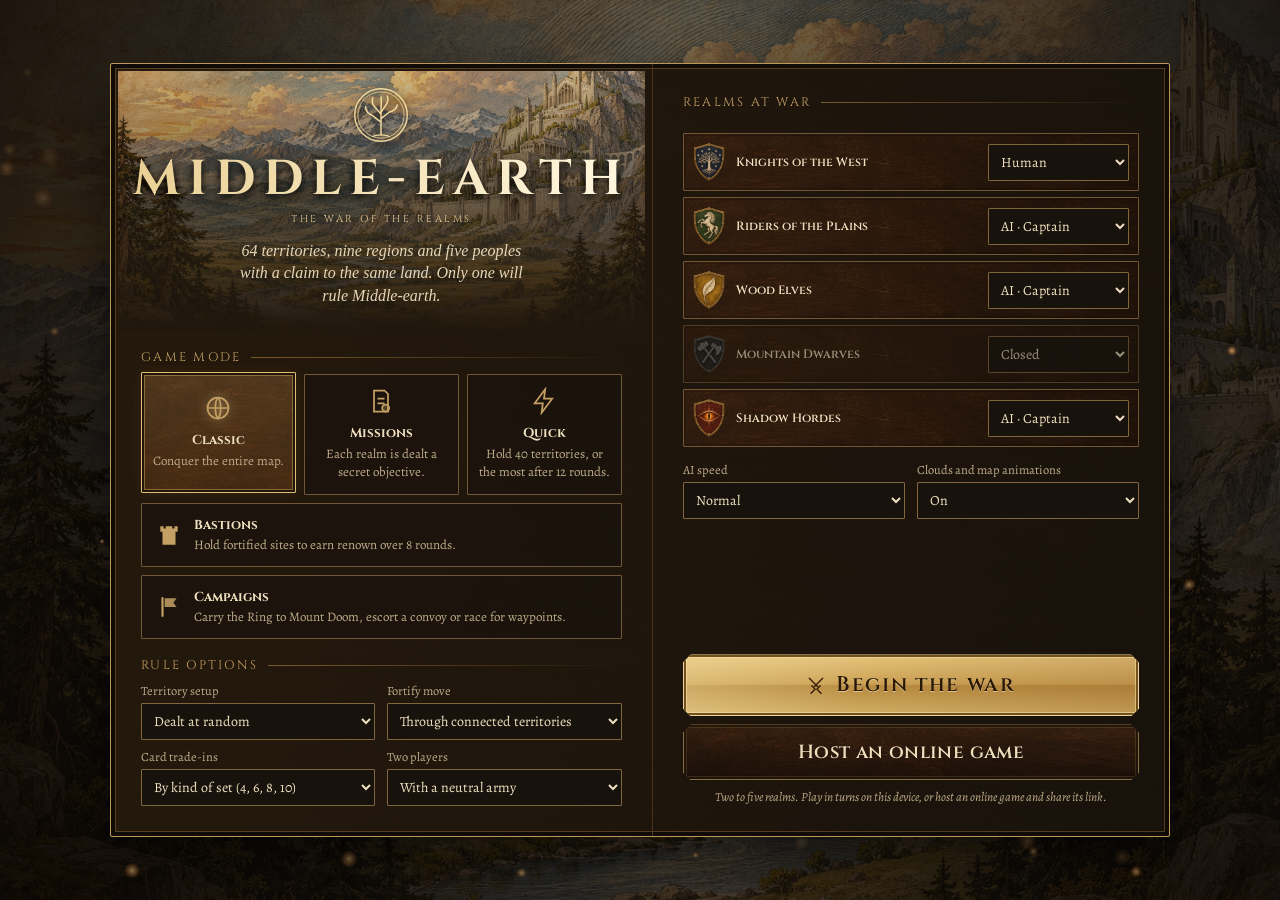
<file: docs/index.html>
<!doctype html><html lang="en"><head><meta charset="utf-8"><meta name="viewport" content="width=device-width,initial-scale=1,viewport-fit=cover">
<title>Middle-earth: The War of the Realms</title>
<meta name="claude:viewport-fit-sides" content="cover">
<link rel="preconnect" href="https://fonts.googleapis.com">
<link rel="preconnect" href="https://fonts.gstatic.com" crossorigin>
<link rel="stylesheet" href="https://fonts.googleapis.com/css2?family=Cinzel:wght@500;600;700;900&family=Cinzel+Decorative:wght@700&family=Uncial+Antiqua&family=Alegreya:ital,wght@0,400;0,500;0,700;1,400&family=IM+Fell+English:ital@0;1&display=swap">
<style>
/* Layout: war-table HUD — header tabs, factions left, map centre, territory dossier right, phase bar below */
:root {
  --wood-0: #0f0a06; --wood-1: #1c130b; --wood-2: #2a1c10; --wood-3: #3b2816;
  --gold: #d3a955; --gold-hi: #f6dc94; --gold-lo: #86602a; --ivory: #f2e6c8; --ivory-dim: #bba783;
  --ink: #2a1a0c; --blood: #b2342a; --parch: #e8d8b0; --sea: #7fa0a2;
  --f-display: "Cinzel", "Trajan Pro", Georgia, serif;
  --f-deco: "Cinzel Decorative", "Cinzel", Georgia, serif;
  --f-text: "Alegreya", Georgia, serif;
  --f-map: "IM Fell English", Georgia, serif;
  color-scheme: dark;
}
* { box-sizing: border-box; }
html, body { height: 100%; }
body { margin: 0; background: var(--wood-0); color: var(--ivory); font-family: var(--f-text); font-size: 15px; overflow: hidden; -webkit-font-smoothing: antialiased; }
button { font: inherit; color: inherit; }
button:focus-visible, select:focus-visible, input:focus-visible { outline: 2px solid var(--gold-hi); outline-offset: 2px; }
[hidden] { display: none !important; }

/* textures */
.wood { background-color: var(--wood-1);
  background-image:
    radial-gradient(120% 80% at 50% 0%, rgba(255,210,140,0.06), transparent 60%),
    repeating-linear-gradient(92deg, rgba(0,0,0,0.0) 0 7px, rgba(0,0,0,0.13) 7px 9px, rgba(255,220,170,0.025) 9px 15px),
    linear-gradient(180deg, #24180e, #170f08); }
.frame { position: relative; border: 1px solid #5f4421; box-shadow: inset 0 0 0 1px rgba(0,0,0,0.6), inset 0 0 0 3px rgba(211,169,85,0.25), 0 6px 18px rgba(0,0,0,0.45); }
.frame::before, .frame::after { content: ""; position: absolute; width: 16px; height: 16px; border: 2px solid var(--gold); pointer-events: none; }
.frame::before { top: 3px; left: 3px; border-right: 0; border-bottom: 0; }
.frame::after { bottom: 3px; right: 3px; border-left: 0; border-top: 0; }

#app { position: fixed; inset: 0; display: grid; grid-template-columns: 264px minmax(0,1fr) 300px; grid-template-rows: 68px minmax(0,1fr) 76px; gap: 0; padding-left: env(safe-area-inset-left, 0px); padding-right: env(safe-area-inset-right, 0px); }

/* header */
#top { grid-column: 1 / -1; display: flex; align-items: center; gap: 18px; padding: 0 18px; border-bottom: 1px solid #6a4b22; box-shadow: 0 2px 0 rgba(0,0,0,0.6), 0 3px 0 rgba(211,169,85,0.25); z-index: 5; }
.brand { display: flex; align-items: center; gap: 12px; min-width: 230px; }
.brand svg { width: 46px; height: 46px; flex: none; }
.brand h1 { margin: 0; font-family: var(--f-display); font-weight: 700; font-size: 25px; letter-spacing: 0.08em; line-height: 1; color: var(--ivory); text-shadow: 0 2px 0 #000; }
.brand small { display: block; font-family: var(--f-display); font-size: 10.5px; letter-spacing: 0.24em; color: var(--gold); margin-top: 5px; }
.tabs { display: flex; gap: 10px; flex: 1; justify-content: center; }
.tab { display: inline-flex; align-items: center; gap: 9px; padding: 9px 22px; min-width: 128px; justify-content: center; font-family: var(--f-display); font-weight: 600; font-size: 15px; letter-spacing: 0.04em; color: var(--ivory); cursor: pointer;
  background: linear-gradient(180deg, #2d1f12, #1a120a); border: 1px solid #7a5a2a; border-radius: 4px; box-shadow: inset 0 1px 0 rgba(255,220,150,0.12), inset 0 0 0 2px rgba(0,0,0,0.5); transition: filter .15s, transform .15s; }
.tab svg { width: 19px; height: 19px; color: var(--gold); }
.tab:hover { filter: brightness(1.25); }
.tab.on { background: linear-gradient(180deg, #8c6a32, #5e4219); border-color: var(--gold-hi); color: #fff8e4; box-shadow: inset 0 1px 0 rgba(255,240,190,0.5), 0 0 14px rgba(246,210,120,0.25); }
.tab.on svg { color: #fff1c4; }
.tab b { background: var(--blood); color: #fff; border-radius: 9px; font-size: 11px; padding: 1px 6px; font-family: var(--f-text); }
.turnbox { display: flex; align-items: center; gap: 8px; padding-left: 18px; border-left: 1px solid #6a4b22; font-family: var(--f-display); }
.turnbox svg { width: 38px; height: 38px; color: var(--gold); }
.turnbox span { font-size: 16px; letter-spacing: 0.06em; }
.turnbox b { font-size: 26px; font-weight: 700; color: var(--ivory); min-width: 34px; }
.sys { display: flex; gap: 6px; }
.iconbtn { width: 36px; height: 36px; display: grid; place-items: center; border-radius: 4px; background: #1f150c; border: 1px solid #6a4b22; color: var(--gold); cursor: pointer; }
.iconbtn:hover { color: var(--gold-hi); border-color: var(--gold); }
.iconbtn svg { width: 19px; height: 19px; }
.mobile-only { display: none; }

/* side panels */
.panel { display: flex; flex-direction: column; gap: 12px; padding: 12px 12px; overflow: auto; z-index: 4; scrollbar-width: thin; scrollbar-color: #6a4b22 transparent; }
#left { border-right: 1px solid #5a3f1c; box-shadow: 2px 0 0 rgba(0,0,0,0.5); }
#right { border-left: 1px solid #5a3f1c; box-shadow: -2px 0 0 rgba(0,0,0,0.5); overflow-x: hidden; }
.ph { display: flex; align-items: center; gap: 10px; margin: 0; padding: 10px 12px; font-family: var(--f-display); font-weight: 600; font-size: 15px; letter-spacing: 0.08em; text-transform: uppercase; color: var(--ivory);
  background: linear-gradient(180deg, #2b1d10, #1b1209); border: 1px solid #5f4421; border-radius: 3px; }
.ph svg { width: 20px; height: 20px; color: var(--gold); flex: none; }

.fac { position: relative; display: grid; grid-template-columns: 54px 1fr; gap: 10px; align-items: center; padding: 9px 10px; border-radius: 4px; background: linear-gradient(180deg, #24180d, #170f08); border: 1px solid #4b3418; transition: border-color .2s, box-shadow .2s; cursor: default; }
.fac.cur { border-color: var(--gold-hi); box-shadow: 0 0 0 1px rgba(246,220,148,0.4), 0 0 18px rgba(246,210,120,0.18), inset 0 0 22px rgba(246,210,120,0.08); }
.fac.cur::after { content: ""; position: absolute; left: -1px; top: 10px; bottom: 10px; width: 3px; background: var(--gold-hi); border-radius: 2px; }
.fac.dead { opacity: 0.42; filter: grayscale(0.8); }
.fac svg.shield { width: 50px; height: 58px; filter: drop-shadow(0 2px 3px rgba(0,0,0,0.6)); }
.fac .nm { display: flex; align-items: center; gap: 7px; font-family: var(--f-display); font-weight: 600; font-size: 15px; line-height: 1.15; }
.fac .sw { width: 11px; height: 11px; border-radius: 2px; flex: none; box-shadow: 0 0 0 1px rgba(0,0,0,0.6); }
.fac .who { font-size: 12px; color: var(--ivory-dim); font-style: italic; margin-top: 1px; }
.fac .nums { display: flex; gap: 12px; margin-top: 5px; font-family: var(--f-display); font-weight: 700; font-size: 17px; font-variant-numeric: tabular-nums; }
.fac .nums span { display: inline-flex; align-items: center; gap: 5px; }
.fac .nums svg { width: 15px; height: 15px; color: var(--ivory-dim); }

.box { padding: 12px 14px; border-radius: 4px; background: linear-gradient(180deg, #24180d, #170f08); border: 1px solid #4b3418; }
.box h3 { display: flex; align-items: center; gap: 9px; margin: 0 0 8px; font-family: var(--f-display); font-size: 14px; letter-spacing: 0.1em; text-transform: uppercase; color: var(--ivory); }
.box h3 svg { width: 18px; height: 18px; color: var(--gold); }
.box p { margin: 0; line-height: 1.45; }
.box .rule { height: 1px; background: linear-gradient(90deg, transparent, #7a5a2a, transparent); margin: 8px 0; }

/* territory dossier */
.dossier-head { display: flex; align-items: center; gap: 12px; }
.dossier-head svg.shield { width: 52px; height: 61px; flex: none; filter: drop-shadow(0 2px 3px rgba(0,0,0,0.7)); }
.dossier-head h2 { margin: 0; font-family: var(--f-display); font-weight: 700; font-size: 21px; letter-spacing: 0.04em; line-height: 1.1; text-wrap: balance; }
.dossier-head .reg { font-size: 13px; color: var(--gold); font-style: italic; margin-top: 3px; }
.vig { width: 100%; height: 142px; display: block; border-radius: 3px; box-shadow: 0 0 0 1px #000, 0 0 0 3px #5f4421, 0 4px 14px rgba(0,0,0,0.5); margin: 4px 0; }
.stats { display: grid; gap: 6px; }
.stat { display: flex; align-items: center; justify-content: space-between; padding: 9px 12px; background: linear-gradient(180deg, #23170c, #160e07); border: 1px solid #4b3418; border-radius: 3px; }
.stat > span { display: inline-flex; align-items: center; gap: 9px; font-size: 15px; }
.stat svg { width: 18px; height: 18px; color: var(--ivory-dim); }
.stat b { font-family: var(--f-display); font-size: 19px; font-variant-numeric: tabular-nums; white-space: nowrap; }
.nbrs { display: flex; flex-wrap: wrap; gap: 5px; }
.chip { display: inline-flex; align-items: center; gap: 6px; padding: 4px 8px; border-radius: 3px; font-size: 13px; background: #1b1209; border: 1px solid #4b3418; cursor: pointer; }
.chip i { width: 9px; height: 9px; border-radius: 50%; display: inline-block; }
.chip .pct { font-family: var(--f-display); font-weight: 700; font-size: 12px; color: var(--gold-hi); }
.chip:hover { border-color: var(--gold); }
.chip.atk { border-color: #7d2a1d; }

.btn { display: inline-flex; align-items: center; justify-content: center; gap: 10px; padding: 11px 16px; font-family: var(--f-display); font-weight: 600; font-size: 16px; letter-spacing: 0.04em; cursor: pointer; border-radius: 4px; color: var(--ivory);
  background: linear-gradient(180deg, #2f2113, #1b1209); border: 1px solid #7a5a2a; box-shadow: inset 0 1px 0 rgba(255,220,150,0.12), inset 0 0 0 2px rgba(0,0,0,0.45); transition: filter .15s, transform .08s; }
.btn svg { width: 20px; height: 20px; color: var(--gold); }
.btn:hover:not(:disabled) { filter: brightness(1.25); }
.btn:active:not(:disabled) { transform: translateY(1px); }
.btn:disabled { opacity: 0.4; cursor: not-allowed; }
.btn.gold { color: #2a1806; background: linear-gradient(180deg, #f5d98c, #c99a45 55%, #a07226); border-color: #fbe7ae; box-shadow: inset 0 1px 0 rgba(255,255,255,0.6), inset 0 -2px 0 rgba(90,55,10,0.4), 0 0 18px rgba(246,210,120,0.2); text-shadow: 0 1px 0 rgba(255,240,200,0.6); }
.btn.gold svg { color: #3a2208; }
.btn.red { background: linear-gradient(180deg, #8e2c21, #5a160f); border-color: #d0604e; }
.btn.red svg { color: #ffd3c4; }
.btn.sm { padding: 6px 10px; font-size: 13px; }
.btn.block { width: 100%; }
.btngrid { display: grid; gap: 7px; }
.row { display: flex; gap: 7px; }
.row > * { flex: 1; min-width: 0; }
.hint { font-size: 14px; line-height: 1.45; color: var(--ivory-dim); font-style: italic; }
.reinf { display: grid; gap: 4px; font-size: 14px; }
.reinf div { display: flex; justify-content: space-between; }
.reinf b { font-family: var(--f-display); }
.reinf .tot { border-top: 1px solid #5f4421; padding-top: 6px; margin-top: 2px; font-size: 16px; color: var(--gold-hi); }

.deco { width: 100%; height: 118px; margin-top: auto; flex: none; display: block; pointer-events: none; }

/* map */
#mapwrap { position: relative; overflow: hidden; background: #120c07; box-shadow: inset 0 0 0 2px #000, inset 0 0 0 4px #6a4b22, inset 0 0 40px rgba(0,0,0,0.7); }
#map { position: absolute; inset: 0; width: 100%; height: 100%; display: block; touch-action: none; }
#map { cursor: grab; }
.mapframe { position: absolute; inset: 0; pointer-events: none; box-shadow: inset 0 0 0 2px #000, inset 0 0 0 4px #7a5a2a, inset 0 0 0 5px #000, inset 0 0 60px rgba(0,0,0,0.55); }
.zoomctl { position: absolute; right: 14px; top: 14px; display: grid; gap: 6px; z-index: 3; }
#tooltip { position: absolute; pointer-events: none; z-index: 6; padding: 8px 11px; border-radius: 4px; background: rgba(22,14,8,0.94); border: 1px solid #7a5a2a; font-size: 13px; line-height: 1.35; box-shadow: 0 6px 18px rgba(0,0,0,0.5); max-width: 240px; }
#tooltip b { font-family: var(--f-display); font-size: 14px; }
#tooltip i { color: var(--ivory-dim); }

/* battle */
#battle { position: absolute; left: 50%; bottom: 16px; transform: translateX(-50%); z-index: 7; width: min(720px, calc(100% - 24px)); padding: 14px 16px 14px; border-radius: 6px; background: linear-gradient(180deg, rgba(38,25,13,0.97), rgba(20,13,7,0.97)); border: 1px solid #8a6a32; box-shadow: 0 18px 40px rgba(0,0,0,0.6), inset 0 0 0 3px rgba(0,0,0,0.5), inset 0 0 0 4px rgba(211,169,85,0.25); }
.bt-grid { display: grid; grid-template-columns: 1fr auto 1fr; align-items: center; gap: 12px; }
.bt-side { display: flex; align-items: center; gap: 10px; min-width: 0; }
.bt-side.def { flex-direction: row-reverse; text-align: right; }
.bt-side svg.shield { width: 44px; height: 52px; flex: none; }
.bt-side .tn { font-family: var(--f-display); font-weight: 700; font-size: 16px; line-height: 1.15; }
.bt-side .fn { font-size: 12.5px; color: var(--ivory-dim); font-style: italic; }
.bt-side .cnt { font-family: var(--f-display); font-weight: 900; font-size: 34px; margin-left: auto; font-variant-numeric: tabular-nums; text-shadow: 0 2px 0 #000; transition: transform .2s; }
.bt-side.def .cnt { margin-left: 0; margin-right: auto; }
.cnt.hit { animation: hit .5s; color: #ff8a72; }
@keyframes hit { 30% { transform: scale(1.35); } }
.bt-mid { display: flex; align-items: center; gap: 12px; }
.dice { display: flex; flex-direction: column; gap: 8px; perspective: 500px; min-width: 42px; align-items: center; }
.vs { font-family: var(--f-deco); font-size: 20px; color: var(--gold); text-shadow: 0 2px 0 #000; }
.bt-odds { text-align: center; font-size: 13px; color: var(--ivory-dim); margin-top: 10px; }
.bt-odds b { color: var(--gold-hi); font-family: var(--f-display); font-size: 15px; }
.bt-actions { display: flex; align-items: center; gap: 8px; margin-top: 10px; flex-wrap: wrap; justify-content: center; }
.dsel { display: inline-flex; border: 1px solid #7a5a2a; border-radius: 4px; overflow: hidden; }
.dsel button { padding: 8px 12px; background: #1b1209; border: 0; border-right: 1px solid #4b3418; cursor: pointer; font-family: var(--f-display); font-weight: 700; }
.dsel button:last-child { border-right: 0; }
.dsel button.on { background: linear-gradient(180deg, #8c6a32, #5e4219); color: #fff4d2; }
.dsel button:disabled { opacity: 0.35; cursor: not-allowed; }
.dsel-label { font-size: 13px; color: var(--ivory-dim); }

/* 3D dice */
.die { width: 38px; height: 38px; position: relative; transform-style: preserve-3d; transition: transform 1s cubic-bezier(.17,.84,.3,1.04); }
.die.fast { transition-duration: .45s; }
.die .f { position: absolute; inset: 0; border-radius: 7px; display: grid; grid-template-columns: repeat(3, 1fr); grid-template-rows: repeat(3, 1fr); padding: 5px; backface-visibility: hidden; }
.die.att .f { background: radial-gradient(circle at 30% 25%, #e8574a, #a3201a 60%, #6d100c); box-shadow: inset 0 0 0 1px rgba(0,0,0,0.4), inset 0 2px 3px rgba(255,255,255,0.25); }
.die.def .f { background: radial-gradient(circle at 30% 25%, #fffaf0, #e4d6b4 60%, #b9a67c); box-shadow: inset 0 0 0 1px rgba(0,0,0,0.35), inset 0 2px 3px rgba(255,255,255,0.6); }
.die .f i { width: 7px; height: 7px; border-radius: 50%; align-self: center; justify-self: center; }
.die.att .f i { background: #fff2dc; box-shadow: inset 0 1px 1px rgba(0,0,0,0.4); }
.die.def .f i { background: #2a1a0c; box-shadow: inset 0 1px 1px rgba(255,255,255,0.3); }
.die .f1 { transform: translateZ(19px); }
.die .f2 { transform: rotateY(90deg) translateZ(19px); }
.die .f3 { transform: rotateY(180deg) translateZ(19px); }
.die .f4 { transform: rotateY(-90deg) translateZ(19px); }
.die .f5 { transform: rotateX(90deg) translateZ(19px); }
.die .f6 { transform: rotateX(-90deg) translateZ(19px); }
.diewrap { position: relative; transition: opacity .3s, filter .3s; }
.diewrap.lost { opacity: 0.55; filter: saturate(0.45) brightness(0.8); }
.diewrap.won::after { content: ""; position: absolute; inset: -5px; border-radius: 10px; box-shadow: 0 0 14px 3px rgba(255,214,110,0.75); pointer-events: none; }

/* bottom */
#bottom { grid-column: 1 / -1; display: flex; align-items: center; gap: 14px; padding: 0 18px; border-top: 1px solid #6a4b22; box-shadow: 0 -2px 0 rgba(0,0,0,0.6), 0 -3px 0 rgba(211,169,85,0.2); z-index: 5; }
.knot { width: 150px; height: 46px; color: #6a4b22; flex: none; }
.phases { display: flex; align-items: center; gap: 8px; margin: 0 auto; }
.pstep { display: inline-flex; align-items: center; gap: 10px; padding: 9px 20px; min-width: 190px; justify-content: center; border-radius: 5px; font-family: var(--f-display); font-size: 16px; font-weight: 600; letter-spacing: 0.03em;
  background: linear-gradient(180deg, #2a1d11, #170f08); border: 1px solid #5a3f1c; color: var(--ivory-dim); box-shadow: inset 0 0 0 2px rgba(0,0,0,0.5); transition: all .25s; }
.pstep svg { width: 22px; height: 22px; }
.pstep b { font-size: 26px; font-weight: 700; color: inherit; }
.pstep.on { color: #fff6da; border-color: var(--gold-hi); background: linear-gradient(180deg, #6e5124, #3f2b12); box-shadow: inset 0 1px 0 rgba(255,240,190,0.4), 0 0 16px rgba(246,210,120,0.25); }
.pstep.done { color: #9a8763; }
.pchev { color: #7a5a2a; font-size: 22px; }
#status { font-size: 14px; color: var(--ivory-dim); max-width: 340px; line-height: 1.35; font-style: italic; }
#status b { color: var(--gold-hi); font-style: normal; font-family: var(--f-display); }
#btnNext { min-width: 230px; font-size: 19px; padding: 12px 20px; }
#btnNext svg { width: 24px; height: 24px; }

/* banner + toast */
#banner { position: absolute; left: 50%; top: 18%; width: min(92%, 760px); transform: translate(-50%, 0); z-index: 8; pointer-events: none; text-align: center; padding: 18px 54px 16px; background: radial-gradient(ellipse at center, rgba(20,12,6,0.92), rgba(20,12,6,0.75) 60%, rgba(20,12,6,0)); animation: banner 2.4s ease forwards; }
#banner svg { width: 64px; height: 75px; filter: drop-shadow(0 4px 8px rgba(0,0,0,0.8)); }
#banner .t1 { font-family: var(--f-display); font-size: 13px; letter-spacing: 0.35em; color: var(--gold); margin-top: 6px; }
#banner .t2 { font-family: var(--f-display); font-weight: 700; font-size: clamp(19px, 4.6vw, 30px); letter-spacing: 0.04em; text-shadow: 0 3px 0 #000; text-wrap: balance; }
@keyframes banner { 0% { opacity: 0; transform: translate(-50%, 14px) scale(0.96); } 14% { opacity: 1; transform: translate(-50%, 0) scale(1); } 78% { opacity: 1; } 100% { opacity: 0; transform: translate(-50%, -8px); } }
#toast { position: absolute; left: 50%; top: 14px; transform: translateX(-50%); z-index: 8; display: grid; gap: 6px; justify-items: center; pointer-events: none; }
.toast { padding: 8px 16px; border-radius: 4px; background: rgba(22,14,8,0.95); border: 1px solid #8a6a32; font-size: 14px; box-shadow: 0 8px 20px rgba(0,0,0,0.5); animation: toast 3.2s ease forwards; }
@keyframes toast { 0% { opacity: 0; transform: translateY(-8px); } 10% { opacity: 1; transform: none; } 85% { opacity: 1; } 100% { opacity: 0; } }

/* modal */
#modal { position: fixed; inset: 0; z-index: 30; display: grid; place-items: center; background: rgba(8,5,2,0.72); backdrop-filter: blur(3px); padding: 16px max(16px, env(safe-area-inset-right, 0px)) 16px max(16px, env(safe-area-inset-left, 0px)); }
.mcard { width: min(640px, 100%); max-height: min(88vh, 900px); overflow: auto; padding: 22px 24px; border-radius: 6px; background: linear-gradient(180deg, #2a1c10, #170f08); border: 1px solid #8a6a32; box-shadow: 0 30px 60px rgba(0,0,0,0.7), inset 0 0 0 3px rgba(0,0,0,0.5), inset 0 0 0 4px rgba(211,169,85,0.3); animation: pop .25s ease; }
.mcard.wide { width: min(900px, 100%); }
@keyframes pop { from { transform: scale(0.96); opacity: 0; } }
.mcard h2 { margin: 0 0 4px; font-family: var(--f-display); font-weight: 700; font-size: 24px; letter-spacing: 0.05em; text-align: center; }
.mcard .sub { text-align: center; color: var(--ivory-dim); font-style: italic; margin-bottom: 16px; }
.mcard .acts { display: flex; gap: 10px; justify-content: center; margin-top: 18px; flex-wrap: wrap; }
.orn { display: block; width: 220px; height: 14px; margin: 6px auto 12px; color: var(--gold); }
.slider { display: grid; grid-template-columns: auto 1fr auto; gap: 12px; align-items: center; margin: 10px 0; }
.slider input { width: 100%; accent-color: var(--gold); }
.bigN { text-align: center; font-family: var(--f-display); font-weight: 900; font-size: 54px; line-height: 1; color: var(--gold-hi); text-shadow: 0 3px 0 #000; font-variant-numeric: tabular-nums; }

/* cards */
.hand { display: flex; flex-wrap: wrap; gap: 12px; justify-content: center; }
.tcard { width: 116px; height: 166px; border-radius: 8px; padding: 8px; cursor: pointer; display: flex; flex-direction: column; align-items: center; justify-content: space-between; text-align: center; color: var(--ink);
  background: radial-gradient(circle at 50% 35%, #f6ebcf, #e2cc9b 75%, #c8ad74); border: 1px solid #6b4a1e; box-shadow: inset 0 0 0 3px rgba(255,250,235,0.5), inset 0 0 0 4px #9c7838, 0 6px 14px rgba(0,0,0,0.5); transition: transform .15s, box-shadow .15s; }
.tcard:hover { transform: translateY(-4px); }
.tcard.sel { transform: translateY(-10px); box-shadow: inset 0 0 0 3px rgba(255,250,235,0.5), inset 0 0 0 4px #9c7838, 0 0 0 3px var(--gold-hi), 0 0 24px rgba(246,210,120,0.6); }
.tcard .ct { font-family: var(--f-map); font-style: italic; font-size: 15px; line-height: 1.1; min-height: 34px; display: grid; place-items: center; }
.tcard svg { width: 56px; height: 56px; color: #5b3a18; }
.tcard .ty { font-family: var(--f-display); font-weight: 700; font-size: 12px; letter-spacing: 0.12em; text-transform: uppercase; }
.tcard .own { font-size: 11px; color: #7a2a1a; font-weight: 700; min-height: 14px; }
.tcard.wild { background: radial-gradient(circle at 50% 35%, #fff1c2, #e7c66d 70%, #b98b33); }

/* menu */
#screen-menu, #screen-loading { position: fixed; inset: 0; z-index: 40; display: grid; place-items: center; overflow: auto; padding: 24px max(16px, env(safe-area-inset-right, 0px)) 24px max(16px, env(safe-area-inset-left, 0px)); }
#screen-loading { background: radial-gradient(ellipse at center, #2a1b0e, #0b0704 70%); }
.load { text-align: center; width: min(420px, 100%); }
.load svg { width: 92px; height: 92px; color: var(--gold); animation: glow 2.4s ease-in-out infinite; }
@keyframes glow { 50% { filter: drop-shadow(0 0 16px rgba(246,210,120,0.6)); } }
.load h1 { font-family: var(--f-display); font-size: 40px; letter-spacing: 0.12em; margin: 14px 0 2px; }
.load .s { font-family: var(--f-display); letter-spacing: 0.3em; font-size: 12px; color: var(--gold); }
.bar { height: 8px; border-radius: 4px; margin: 26px 0 10px; background: #1b1209; border: 1px solid #6a4b22; overflow: hidden; }
.bar i { display: block; height: 100%; width: 0; background: linear-gradient(90deg, #8c6a32, #f6dc94); transition: width .2s; }
.load p { font-style: italic; color: var(--ivory-dim); margin: 0; }
#menubg { position: fixed; inset: 0; width: 100%; height: 100%; z-index: -1; filter: blur(2px) brightness(0.45) sepia(0.3); object-fit: cover; }
.menu { width: min(980px, 100%); display: grid; grid-template-columns: 1.05fr 1fr; gap: 0; border-radius: 6px; overflow: hidden; background: linear-gradient(180deg, rgba(36,24,13,0.96), rgba(18,12,6,0.97)); border: 1px solid #8a6a32; box-shadow: 0 40px 80px rgba(0,0,0,0.75), inset 0 0 0 3px rgba(0,0,0,0.5), inset 0 0 0 4px rgba(211,169,85,0.3); }
.menu .l { padding: 30px 30px 26px; border-right: 1px solid #4b3418; }
.menu .r { padding: 30px 28px 26px; display: flex; flex-direction: column; gap: 14px; }
.menu .title { text-align: center; }
.menu .title svg { width: 74px; height: 74px; color: var(--gold); }
.menu .title h1 { font-family: var(--f-display); font-weight: 700; font-size: 44px; letter-spacing: 0.12em; margin: 6px 0 0; line-height: 1; text-shadow: 0 3px 0 #000; }
.menu .title .s { font-family: var(--f-display); letter-spacing: 0.32em; font-size: 12.5px; color: var(--gold); margin-top: 8px; }
.menu .title p { font-family: var(--f-map); font-style: italic; font-size: 17px; color: var(--ivory-dim); margin: 14px auto 0; max-width: 40ch; line-height: 1.4; }
.lbl { font-family: var(--f-display); font-size: 12.5px; letter-spacing: 0.18em; text-transform: uppercase; color: var(--gold); margin: 18px 0 8px; display: flex; align-items: center; gap: 10px; }
.lbl::after { content: ""; flex: 1; height: 1px; background: linear-gradient(90deg, #7a5a2a, transparent); }
.modes { display: grid; grid-template-columns: repeat(3, 1fr); gap: 8px; }
.mode { padding: 12px 10px; border-radius: 4px; cursor: pointer; text-align: center; background: #1b1209; border: 1px solid #4b3418; transition: all .15s; }
.mode svg { width: 28px; height: 28px; color: var(--gold); }
.mode b { display: block; font-family: var(--f-display); font-size: 14.5px; margin-top: 4px; }
.mode span { display: block; font-size: 12px; color: var(--ivory-dim); line-height: 1.3; margin-top: 3px; }
.mode.on { border-color: var(--gold-hi); background: linear-gradient(180deg, #4a3518, #241809); box-shadow: 0 0 14px rgba(246,210,120,0.2); }
.seats { display: grid; gap: 6px; }
.seat { display: grid; grid-template-columns: 36px 1fr 150px; gap: 10px; align-items: center; padding: 5px 8px; border-radius: 4px; background: #1b1209; border: 1px solid #3d2a13; }
.seat.off { opacity: 0.55; }
.seat svg { width: 32px; height: 38px; }
.seat .sn { font-family: var(--f-display); font-weight: 600; font-size: 14.5px; }
select { width: 100%; padding: 7px 8px; border-radius: 3px; background: #120c07; color: var(--ivory); border: 1px solid #6a4b22; font-family: var(--f-text); font-size: 14px; }
.opts { display: grid; grid-template-columns: 1fr 1fr; gap: 8px 12px; }
.opt label { display: block; font-size: 12.5px; color: var(--ivory-dim); margin-bottom: 4px; }
.menu .go { display: grid; gap: 8px; margin-top: auto; }
.menu .go .btn { font-size: 19px; padding: 14px; }
.menu .note { font-size: 12.5px; color: var(--ivory-dim); font-style: italic; text-align: center; }

/* log / regions */
.loglist { display: grid; gap: 4px; font-size: 14px; }
.loglist div { padding: 5px 8px; border-left: 3px solid #4b3418; background: rgba(0,0,0,0.2); }
.loglist small { color: var(--ivory-dim); font-family: var(--f-display); margin-right: 6px; }
.regs { display: grid; gap: 6px; }
.regrow { display: grid; grid-template-columns: 1fr 60px 120px; gap: 10px; align-items: center; padding: 8px 10px; background: #1b1209; border: 1px solid #3d2a13; border-radius: 4px; cursor: default; }
.regrow:hover { border-color: var(--gold); }
.regrow b { font-family: var(--f-display); font-size: 15px; }
.regrow .bn { font-family: var(--f-display); font-weight: 700; color: var(--gold-hi); text-align: center; }
.regbar { display: flex; height: 10px; border-radius: 3px; overflow: hidden; background: #000; }
.rules { line-height: 1.55; }
.rules h3 { font-family: var(--f-display); color: var(--gold); margin: 16px 0 6px; font-size: 16px; letter-spacing: 0.06em; }
.rules ul { margin: 0; padding-left: 20px; }
.rules li { margin: 3px 0; }
table.st { width: 100%; border-collapse: collapse; font-size: 14px; }
table.st th, table.st td { padding: 6px 8px; border-bottom: 1px solid #3d2a13; text-align: right; font-variant-numeric: tabular-nums; }
table.st th:first-child, table.st td:first-child { text-align: left; }
table.st th { font-family: var(--f-display); font-size: 12px; letter-spacing: 0.08em; color: var(--gold); }
.rolls { display: grid; gap: 10px; }
.rollrow { display: grid; grid-template-columns: 40px 1fr auto; gap: 12px; align-items: center; padding: 8px 12px; background: #1b1209; border: 1px solid #3d2a13; border-radius: 4px; }
.rollrow.win { border-color: var(--gold-hi); box-shadow: 0 0 14px rgba(246,210,120,0.25); }
.rollrow svg { width: 34px; height: 40px; }

@media (prefers-reduced-motion: reduce) { *, *::before, *::after { animation-duration: 0.01ms !important; transition-duration: 0.01ms !important; } }

/* responsive */
@media (max-width: 1250px) {
  #app { grid-template-columns: 228px minmax(0,1fr) 270px; }
  .tab { min-width: 0; padding: 9px 14px; }
  .pstep { min-width: 0; padding: 8px 12px; }
  .knot { display: none; }
}
@media (max-width: 980px) {
  #app { grid-template-columns: minmax(0,1fr); grid-template-rows: 58px minmax(0,1fr) auto; }
  #left, #right { position: fixed; top: 58px; bottom: 0; width: min(320px, 88vw); z-index: 20; transform: translateX(-105%); transition: transform .25s; }
  #right { right: 0; transform: translateX(105%); }
  #left { left: 0; }
  #left.open, #right.open { transform: none; }
  #mapwrap { grid-column: 1; }
  .tabs .tab span { display: none; }
  .tab { padding: 8px 10px; }
  .brand { min-width: 0; } .brand small { display: none; } .brand h1 { font-size: 20px; }
  .turnbox span { display: none; }
  .mobile-only { display: grid; }
  #bottom { flex-wrap: wrap; padding: 8px max(12px, env(safe-area-inset-right, 0px)) calc(8px + env(safe-area-inset-bottom, 0px)) max(12px, env(safe-area-inset-left, 0px)); gap: 8px; }
  .phases { order: 1; width: 100%; justify-content: center; margin: 0; }
  .pstep { font-size: 13px; padding: 6px 8px; } .pstep b { font-size: 18px; } .pstep svg { display: none; }
  #status { order: 2; flex: 1; font-size: 13px; max-width: none; }
  #btnNext { order: 3; min-width: 0; font-size: 15px; padding: 10px 14px; }
  .menu { grid-template-columns: 1fr; }
  .menu .l { border-right: 0; border-bottom: 1px solid #4b3418; }
  .bt-side .tn { font-size: 13px; } .bt-side .fn { display: none; } .bt-side .cnt { font-size: 26px; }
}
@media (max-width: 560px) {
  #top { gap: 8px; padding: 0 max(10px, env(safe-area-inset-right, 0px)) 0 max(10px, env(safe-area-inset-left, 0px)); }
  .brand { display: none; } .iconbtn { width: 32px; height: 32px; }
  .tabs { gap: 4px; } .tab { padding: 7px 8px; } .turnbox { display: none; }
  .modes { grid-template-columns: 1fr; }
  .seat { grid-template-columns: 30px 1fr 120px; }
  .opts { grid-template-columns: 1fr; }
  .phases .pchev { display: none; }
}
</style>
<link rel="stylesheet" href="css/war-table.css?v=1795623854">
<link rel="stylesheet" href="css/aaa.css?v=1795623854">

<div id="app" hidden>
  <header id="top" class="wood">
    <button class="iconbtn mobile-only" id="btnLeft" aria-label="Factions"><svg viewBox="0 0 24 24" fill="none" stroke="currentColor" stroke-width="2"><path d="M4 6h16M4 12h16M4 18h16"/></svg></button>
    <div class="brand">
      <svg viewBox="0 0 64 64" fill="none" stroke="currentColor" style="color:var(--gold)"><circle cx="32" cy="32" r="29" stroke-width="1.5"/><circle cx="32" cy="32" r="25.5" stroke-width="0.8"/><path d="M32 54V26M32 40l-9-7M32 36l9-7M32 31l-7-8M32 29l6-9M23 33c-5-2-8-6-8-10M41 29c4-1 8-4 9-8M25 23c-3-3-3-7-2-10M38 20c2-3 2-6 1-9M32 26c0-5 1-9 0-14" stroke-width="1.6" stroke-linecap="round"/><path d="M22 56c4-2 7-2 10-2s6 0 10 2" stroke-width="1.4"/></svg>
      <div><h1>MIDDLE-EARTH</h1><small>— The War of the Realms —</small></div>
    </div>
    <nav class="tabs" id="tabs">
      <button class="tab on" data-tab="map"><svg viewBox="0 0 24 24" fill="none" stroke="currentColor" stroke-width="1.6"><path d="M3 6l6-2 6 2 6-2v14l-6 2-6-2-6 2z"/><path d="M9 4v14M15 6v14"/></svg><span>Map</span></button>
      <button class="tab" data-tab="obj"><svg viewBox="0 0 24 24" fill="none" stroke="currentColor" stroke-width="1.6"><circle cx="12" cy="12" r="9"/><circle cx="12" cy="12" r="5"/><circle cx="12" cy="12" r="1.5" fill="currentColor"/></svg><span>Objectives</span></button>
      <button class="tab" data-tab="cards"><svg viewBox="0 0 24 24" fill="none" stroke="currentColor" stroke-width="1.6"><rect x="4" y="5" width="11" height="15" rx="1.5" transform="rotate(-8 9 12)"/><rect x="9" y="4" width="11" height="15" rx="1.5" transform="rotate(8 14 11)"/></svg><span>Cards</span> <b id="cardBadge" hidden>0</b></button>
      <button class="tab" data-tab="log"><svg viewBox="0 0 24 24" fill="none" stroke="currentColor" stroke-width="1.6"><path d="M6 3h10l3 3v15H6z"/><path d="M9 9h7M9 13h7M9 17h5"/></svg><span>Chronicle</span></button>
      <button class="tab" data-tab="rules"><svg viewBox="0 0 24 24" fill="none" stroke="currentColor" stroke-width="1.6"><path d="M4 5c3-1 6-1 8 1 2-2 5-2 8-1v14c-3-1-6-1-8 1-2-2-5-2-8-1z"/><path d="M12 6v14"/></svg><span>Rules</span></button>
    </nav>
    <div class="turnbox"><svg viewBox="0 0 48 48" fill="none" stroke="currentColor" stroke-width="1.4"><path d="M16 40C8 34 6 22 12 12M32 40c8-6 10-18 4-28"/><path d="M11 33c-3 0-5-2-6-4 3 0 5 1 6 4zM9 26c-3-1-4-3-4-6 3 1 4 3 4 6zM10 19c-2-2-2-4-1-7 2 2 2 4 1 7zM37 33c3 0 5-2 6-4-3 0-5 1-6 4zM39 26c3-1 4-3 4-6-3 1-4 3-4 6zM38 19c2-2 2-4 1-7-2 2-2 4-1 7z" fill="currentColor" fill-opacity=".35"/><path d="M18 42h12"/></svg><span>ROUND</span><b id="roundNum">01</b></div>
    <div class="sys">
      <button class="iconbtn" id="btnNet" title="Online room" aria-label="Online room" hidden><svg viewBox="0 0 24 24" fill="none" stroke="currentColor" stroke-width="1.6"><circle cx="12" cy="12" r="9"/><path d="M3 12h18M12 3c3 3 3 15 0 18M12 3c-3 3-3 15 0 18"/></svg></button>
      <button class="iconbtn" id="btnSound" title="Sound" aria-label="Sound"><svg viewBox="0 0 24 24" fill="none" stroke="currentColor" stroke-width="1.6"><path d="M4 9h4l5-4v14l-5-4H4z"/><path id="sndWaves" d="M16 9c1.5 1.5 1.5 4.5 0 6M18.5 6.5c3 3 3 8 0 11"/></svg></button>
      <button class="iconbtn" id="btnMenu" title="Menu" aria-label="Menu"><svg viewBox="0 0 24 24" fill="none" stroke="currentColor" stroke-width="1.6"><circle cx="12" cy="12" r="3"/><path d="M12 2v3M12 19v3M2 12h3M19 12h3M4.9 4.9l2.1 2.1M17 17l2.1 2.1M4.9 19.1L7 17M17 7l2.1-2.1"/></svg></button>
      <button class="iconbtn mobile-only" id="btnRight" aria-label="Territory"><svg viewBox="0 0 24 24" fill="none" stroke="currentColor" stroke-width="1.8"><path d="M12 21s-7-6-7-11a7 7 0 0114 0c0 5-7 11-7 11z"/><circle cx="12" cy="10" r="2.5"/></svg></button>
    </div>
  </header>

  <aside id="left" class="panel wood">
    <h2 class="ph"><svg viewBox="0 0 24 24" fill="currentColor"><circle cx="8" cy="7" r="3"/><circle cx="16" cy="7" r="3"/><path d="M2 19c0-4 3-6 6-6s6 2 6 6zM10 19c0-4 3-6 6-6s6 2 6 6z" opacity=".8"/></svg>Factions</h2>
    <div id="factions" style="display:grid;gap:8px"></div>
    <div class="box" id="objBox"><h3><svg viewBox="0 0 24 24" fill="none" stroke="currentColor" stroke-width="1.6"><circle cx="12" cy="12" r="9"/><circle cx="12" cy="12" r="5"/><circle cx="12" cy="12" r="1.5" fill="currentColor"/></svg>Objective</h3><p id="objText"></p></div>
    <canvas class="deco" id="decoL"></canvas>
  </aside>

  <main id="mapwrap">
    <canvas id="map"></canvas>
    <div class="map-light" aria-hidden="true"></div>
    <div class="mapframe"></div>
    <div class="map-caption" aria-hidden="true"><b>THE ATLAS OF MIDDLE-EARTH</b><span>Drag or use the arrow keys · Scroll to zoom · F for the whole map</span></div>
    <div class="zoomctl">
      <button class="iconbtn" id="zin" aria-label="Zoom in"><svg viewBox="0 0 24 24" fill="none" stroke="currentColor" stroke-width="2"><path d="M12 5v14M5 12h14"/></svg></button>
      <button class="iconbtn" id="zout" aria-label="Zoom out"><svg viewBox="0 0 24 24" fill="none" stroke="currentColor" stroke-width="2"><path d="M5 12h14"/></svg></button>
      <button class="iconbtn" id="zfit" aria-label="Show the whole map"><svg viewBox="0 0 24 24" fill="none" stroke="currentColor" stroke-width="1.8"><path d="M4 9V4h5M20 9V4h-5M4 15v5h5M20 15v5h-5"/></svg></button>
    </div>
    <div id="tooltip" hidden></div>
    <div id="battle" hidden></div>
    <div id="pool" hidden><svg viewBox="0 0 24 24" fill="currentColor"><circle cx="8" cy="7" r="3"/><circle cx="16" cy="7" r="3"/><path d="M2 19c0-4 3-6 6-6s6 2 6 6zM10 19c0-4 3-6 6-6s6 2 6 6z"/></svg><b></b><span>armies to place</span></div>
    <div id="toast" role="status" aria-live="polite"></div>
  </main>

  <aside id="right" class="panel wood">
    <h2 class="ph"><svg viewBox="0 0 24 24" fill="currentColor"><path d="M12 22s-7-6.2-7-12a7 7 0 0114 0c0 5.8-7 12-7 12zm0-9a3 3 0 100-6 3 3 0 000 6z"/></svg><span id="rtitle">Selected territory</span></h2>
    <div id="dossier" style="display:grid;gap:10px"></div>
    <canvas class="deco" id="decoR"></canvas>
  </aside>

  <footer id="bottom" class="wood">
    <svg class="knot" viewBox="0 0 150 46" fill="none" stroke="currentColor" stroke-width="1.4"><path d="M4 23c12-16 26-16 36 0s24 16 36 0 24-16 36 0 22 14 34 4"/><path d="M4 23c12 16 26 16 36 0s24-16 36 0 24 16 36 0 22-14 34-4"/><circle cx="40" cy="23" r="4"/><circle cx="76" cy="23" r="4"/><circle cx="112" cy="23" r="4"/></svg>
    <div class="phases" id="phases">
      <div class="pstep" data-p="reinforce"><svg viewBox="0 0 24 24" fill="currentColor"><circle cx="8" cy="7" r="3"/><circle cx="16" cy="7" r="3"/><path d="M2 19c0-4 3-6 6-6s6 2 6 6zM10 19c0-4 3-6 6-6s6 2 6 6z"/></svg><b>1</b>Reinforce</div>
      <span class="pchev">›</span>
      <div class="pstep" data-p="attack"><svg viewBox="0 0 24 24" fill="none" stroke="currentColor" stroke-width="1.8" stroke-linecap="round"><path d="M4 4l11 11M15 15l2-2M15 15l-2 2M14 18l4 4M20 4L9 15M9 15l-2-2M9 15l2 2M10 18l-4 4"/></svg><b>2</b>Attack</div>
      <span class="pchev">›</span>
      <div class="pstep" data-p="fortify"><svg viewBox="0 0 24 24" fill="none" stroke="currentColor" stroke-width="1.8" stroke-linecap="round"><path d="M4 8h14l-3-3M20 16H6l3 3"/></svg><b>3</b>Fortify</div>
    </div>
    <div id="status"></div>
    <button class="btn gold" id="btnNext"><svg viewBox="0 0 24 24" fill="none" stroke="currentColor" stroke-width="2.2" stroke-linecap="round"><path d="M5 6l6 6-6 6M12 6l6 6-6 6"/></svg><span>End turn</span><kbd>Space</kbd></button>
  </footer>
</div>

<div id="screen-loading">
  <div class="load">
    <svg viewBox="0 0 64 64" fill="none" stroke="currentColor"><circle cx="32" cy="32" r="29" stroke-width="1.5"/><circle cx="32" cy="32" r="25.5" stroke-width="0.8"/><path d="M32 54V26M32 40l-9-7M32 36l9-7M32 31l-7-8M32 29l6-9M23 33c-5-2-8-6-8-10M41 29c4-1 8-4 9-8M25 23c-3-3-3-7-2-10M38 20c2-3 2-6 1-9M32 26c0-5 1-9 0-14" stroke-width="1.6" stroke-linecap="round"/><path d="M22 56c4-2 7-2 10-2s6 0 10 2" stroke-width="1.4"/></svg>
    <h1>MIDDLE-EARTH</h1><div class="s">THE WAR OF THE REALMS</div>
    <div class="bar"><i id="loadbar"></i></div>
    <p id="loadmsg">Unrolling the parchment…</p>
    <div class="tip" id="loadtip"></div>
  </div>
</div>
<div id="cine" hidden></div>
<canvas id="fxOverlay" hidden></canvas>

<div id="screen-menu" hidden><canvas id="menubg"></canvas><div id="menuMount"></div></div>
<div id="modal" hidden></div>

<script>window.MUSIC = {"base": "assets/music/", "tracks": ["01.mp3", "02.mp3", "03.mp3", "04.mp3", "05.mp3", "06.mp3", "07.mp3", "08.mp3", "09.mp3", "10.mp3", "11.mp3", "12.mp3", "13.mp3", "14.mp3", "15.mp3", "16.mp3", "17.mp3", "18.mp3", "19.mp3", "20.mp3", "21.mp3", "22.mp3"]};</script>
<script charset="utf-8" src="js/noise.js?v=1795623854"></script>
<script charset="utf-8" src="js/materials.js?v=1795623854"></script>
<script charset="utf-8" src="js/data.js?v=1795623854"></script>
<script charset="utf-8" src="js/user-map-data.js?v=1795623854"></script>
<script charset="utf-8" src="js/user-map.js?v=1795623854"></script>
<script charset="utf-8" src="js/user-map-life.js?v=1795623854"></script>
<script charset="utf-8" src="js/sheet.js?v=1795623854"></script>
<script charset="utf-8" src="js/mapgen.js?v=1795623854"></script>
<script charset="utf-8" src="js/atlas.js?v=1795623854"></script>
<script charset="utf-8" src="js/campaign.js?v=1795623854"></script>
<script charset="utf-8" src="js/game.js?v=1795623854"></script>
<script charset="utf-8" src="js/ai.js?v=1795623854"></script>
<script charset="utf-8" src="js/life.js?v=1795623854"></script>
<script charset="utf-8" src="js/board.js?v=1795623854"></script>
<script charset="utf-8" src="js/vignette.js?v=1795623854"></script>
<script charset="utf-8" src="js/audio.js?v=1795623854"></script>
<script charset="utf-8" src="js/net.js?v=1795623854"></script>
<script charset="utf-8" src="js/ui.js?v=1795623854"></script>
</html>
</file>
<file: css/war-table.css>
@charset "UTF-8";
/* Collector's atlas: material layers shared by the game, menus and dialogs. */
:root {
  --gold: #c5a064; --gold-hi: #f2d99c; --gold-lo: #79603b;
  --ivory: #eee0bf; --ivory-dim: #beac8a;
  --wood-texture: url('../assets/painted-walnut.png');
  --paper-texture: url('../assets/paper-grain.svg');
  --landscape: url('../assets/citadel-engraving.png');
}
body { background: #17120c; }
.wood {
  background-color: #251b12;
  background-image: linear-gradient(180deg, #39281544, #0d0a0780), var(--wood-texture);
  background-size: auto, 640px 320px;
}
#app { grid-template-columns: 218px minmax(0, 1fr) 270px; grid-template-rows: 70px minmax(0, 1fr) 94px; padding: 7px; gap: 3px; }
#app::after { content: ''; position: fixed; inset: 3px; z-index: 25; border: 1px solid #92713e; box-shadow: inset 0 0 0 2px #100c08; pointer-events: none; }
#top, #bottom { position: relative; border: 1px solid #876638; box-shadow: inset 0 0 0 3px #100d0880, inset 0 0 0 4px #b08a4740; }
#top { padding: 0 16px; gap: 16px; }
.brand { min-width: 211px; gap: 9px; }
.brand h1 { font-size: 27px; letter-spacing: .11em; color: #f0ddb0; }
.brand small { font-size: 8px; letter-spacing: .17em; color: #d1b580; }
.brand svg { width: 43px; height: 49px; filter: drop-shadow(0 1px 2px #000); }
.tabs { gap: 7px; }
.tab, .btn, .pstep { border-radius: 1px; background-image: linear-gradient(#72543222, #100b0799), var(--wood-texture); border-color: #8a6e43; box-shadow: inset 0 0 0 2px #100b07b3, inset 0 0 0 3px #b08a4733, 0 2px 4px #0005; }
.tab { min-width: 0; padding: 10px 16px; font-size: 13px; letter-spacing: .03em; }
.tab, .btn, .pstep { clip-path: polygon(8px 0, calc(100% - 8px) 0, 100% 8px, 100% calc(100% - 8px), calc(100% - 8px) 100%, 8px 100%, 0 calc(100% - 8px), 0 8px); }
.tab:focus-visible, .btn:focus-visible { clip-path: none; }
.tab.on, .pstep.on, .mode.on { background-image: linear-gradient(#bb935344, #75502055), var(--wood-texture); border-color: #e2bd75; box-shadow: inset 0 0 0 2px #21160a, inset 0 0 0 3px #c59d5b88, 0 0 13px #daa74e18; }
.tab.on { color: #ffebbb; }
.turnbox { gap: 4px; padding-left: 12px; }
.turnbox svg { width: 30px; }
.turnbox span { font-size: 11px; }
.turnbox b { font-size: 29px; }
.sys { gap: 5px; }
.iconbtn { background: linear-gradient(#4f382440, #100b0766), var(--wood-texture); border: 1px solid #876638; border-radius: 2px; color: #dec08b; box-shadow: inset 0 0 0 2px #100b0780, 0 2px 4px #0003; }
.panel { padding: 9px; gap: 10px; border: 1px solid #876638; background-image: linear-gradient(90deg, #0a080650, transparent 18%, transparent 80%, #0a080650), var(--wood-texture); }
.ph { position: relative; padding: 10px 8px; gap: 7px; font-size: 12px; letter-spacing: .07em; border: 1px solid #98733e; border-radius: 0; background: linear-gradient(#6f4c242a, #08060366), var(--wood-texture); box-shadow: inset 0 0 0 2px #1b130b, inset 0 0 0 3px #8a673733; }
.ph::after { content: '◆'; color: #b89355; margin-left: auto; font-size: 8px; }
.ph svg { width: 17px; height: 17px; }
.fac, .box, .stat, .seat, .rollrow, .regrow { border-radius: 1px; border-color: #725735; background: linear-gradient(120deg, #49321b40, #120c0780), var(--wood-texture); box-shadow: inset 0 0 0 2px #100b0740; }
.fac { grid-template-columns: 43px 1fr; gap: 7px; padding: 11px 7px; }
.fac svg.shield { width: 42px; height: 51px; }
.fac .nm { font-size: 13px; letter-spacing: .02em; }
.fac .sw { width: 7px; height: 7px; }
.fac .who { font-size: 12px; margin-top: 3px; }
.fac .nums { gap: 11px; font-size: 15px; margin-top: 6px; }
.fac .nums svg { width: 12px; height: 13px; color: #bea777; }
.fac.cur { background-image: linear-gradient(115deg, #b58c3b26, #7053230a), var(--wood-texture); border-color: #e5c684; box-shadow: inset 0 0 0 2px #221608, inset 0 0 0 3px #d7ae6550, 0 0 9px #e4b85130; }
.fac.cur::after { width: 2px; top: 7px; bottom: 7px; }
.box { padding: 12px; }
.box h3 { font-size: 12px; letter-spacing: .07em; color: #dfc18a; }
.box p { font-size: 15px; }
.deco { min-height: 110px; height: 132px; border: 1px solid #997645; background: var(--landscape) 65% 55% / cover; box-shadow: inset 0 0 25px #23170d77; }
.deco { filter: sepia(.38) saturate(.65); }
#decoR { background-position: 90% 40%; }
#right .deco { height: 104px; min-height: 104px; }
.border-list { border-top: 1px solid #6a5130; padding-top: 7px; }
.border-list summary { cursor: pointer; font: 600 11px var(--f-display); letter-spacing: .08em; color: #d6b984; padding: 5px 0; }
.border-list summary:focus-visible { outline: 2px solid var(--gold-hi); outline-offset: 3px; }
.border-list .nbrs { margin-top: 8px; }
.dossier-head { gap: 9px; padding: 5px 3px; }
#dossier, #dossier > * { min-width: 0; }
.btngrid > .row { display: grid; grid-template-columns: minmax(0, 1fr) auto auto auto; gap: 4px; }
.btngrid > .row .btn { padding-inline: 7px; gap: 5px; font-size: 12px; }
.btngrid > .row .btn svg { width: 16px; height: 16px; flex: none; }
.btngrid > .row .btn.sm { padding-inline: 6px; }
.dossier-head h2 { font-size: 21px; color: #f1dfb6; }
.dossier-head svg.shield { width: 43px; height: 51px; }
.dossier-head .reg { font-size: 13px; color: #c7aa76; }
.vig { height: 152px; border-radius: 0; box-shadow: 0 0 0 1px #181008, 0 0 0 3px #9a7a49; }
.stat { padding: 7px 10px; }
.stat b { font-size: 21px; color: #f1ddb0; }
.stat > span { color: #d7c5a3; }
.btn { font-size: 14px; padding: 10px 12px; letter-spacing: .02em; }
.btn.gold { background-image: linear-gradient(120deg, #fff1bd55, transparent 42%, #76431530), linear-gradient(#e4c27a, #cba154 48%, #b88a40 52%, #d2af65); border-color: #efd69d; box-shadow: inset 0 0 0 2px #72501e, inset 0 0 0 3px #fae5a988, 0 3px 9px #0007; }
.btn:disabled { opacity: .46; }
.btn:hover:not(:disabled), .iconbtn:hover { border-color: #f2d99c; }
.chip { background: #1d160f; border-color: #6a5437; border-radius: 2px; font-size: 13px; padding: 5px 7px; }
.hint { color: #c8b898; }
.reinf .tot { color: #f3dba6; }
#mapwrap { border: 1px solid #987844; background: var(--paper-texture); box-shadow: 0 0 0 1px #0d0b07; }
.mapframe { inset: 0; box-shadow: inset 0 0 0 2px #251b10, inset 0 0 0 3px #dfba6f, inset 0 0 0 5px #43301a, inset 0 0 30px #422d1344; z-index: 2; }
.mapframe::before, .mapframe::after { content: ''; position: absolute; width: 75px; height: 75px; background: url('../assets/filigree.svg') center / contain; filter: drop-shadow(0 1px 1px #201508); }
.mapframe::before { top: 3px; left: 3px; }
.mapframe::after { right: 3px; bottom: 3px; transform: rotate(180deg); }
.zoomctl { top: 16px; right: 16px; gap: 4px; }
.zoomctl .iconbtn { width: 31px; height: 31px; }
.map-caption { position: absolute; bottom: 14px; left: 18px; z-index: 3; pointer-events: none; display: flex; flex-direction: column; gap: 3px; color: #47371e; text-shadow: 0 1px #f7e3b7; }
.map-caption b { font: 600 10px var(--f-display); letter-spacing: .24em; }
.map-caption span { font: italic 12px var(--f-map); opacity: .85; }
#bottom { display: grid; grid-template-columns: 190px 1fr auto; grid-template-rows: 1fr auto; gap: 0 18px; padding: 10px 18px 8px; }
#top::before, #bottom::after { content: ''; position: absolute; width: 54px; height: 54px; background: url('../assets/filigree.svg') center / contain; pointer-events: none; opacity: .75; }
#top::before { left: 3px; top: 3px; }#bottom::after { left: 3px; bottom: 3px; transform: rotate(-90deg); }
.knot { width: 175px; grid-row: 1 / 3; color: #b28f54; }
.phases { gap: 7px; grid-column: 2; grid-row: 1; align-self: end; }
.pstep { min-width: 145px; padding: 7px 14px; font-size: 14px; gap: 8px; }
.pstep b { font-size: 21px; }
.pstep svg { width: 18px; height: 18px; }
#status { grid-column: 2; grid-row: 2; max-width: none; text-align: center; font-size: 13px; margin-top: 5px; }
#btnNext { grid-column: 3; grid-row: 1 / 3; min-width: 200px; font-size: 17px; padding: 13px 20px; }
#battle, .mcard { background: linear-gradient(#322416bb, #171009e8), var(--wood-texture); border-radius: 2px; border-color: #b49155; }
.mcard { padding: 26px; }
.mcard h2 { color: #eed5a0; font-size: 23px; }
.tcard { background-image: radial-gradient(ellipse, #ffefcb33, #9a632244), var(--paper-texture); }
.tcard { width: 142px; height: 222px; border-radius: 2px; padding: 10px; }
.tcard .card-scene { display: block; width: 120px; height: 85px; border: 1px solid #91703a; }
.tcard svg { width: 30px; height: 30px; }
.tcard .ct { min-height: 32px; }
.tcard .own, .tcard .ty { display: block; }
.tcard:focus-visible { outline: 3px solid #ffe2a4; outline-offset: 4px; }
#screen-menu { background: linear-gradient(90deg, #100e0ae6, #17150d55 60%, #161109bb), var(--landscape) center / cover; padding: 40px 24px; }
#menubg { display: none; }
#menuMount { width: min(1060px, 100%); }
.menu { width: 100%; border-radius: 2px; background: linear-gradient(100deg, #24190cf5, #17120cec), var(--wood-texture); border-color: #bd9758; box-shadow: 0 25px 80px #000b, inset 0 0 0 4px #100b07, inset 0 0 0 5px #9f7b3c66; }
.menu .l, .menu .r { padding: 30px; }
.menu .title { position: relative; padding: 15px 8px 24px; margin: -23px -23px 16px; overflow: hidden; background: linear-gradient(#1a150a33, #1a130bd9 85%, #20170d), var(--landscape) 70% 45% / cover; }
.menu .title svg { width: 58px; height: 58px; color: #f4dca1; filter: drop-shadow(0 2px 4px #000); }
.menu .title h1 { font-size: 49px; letter-spacing: .16em; color: #fff0c8; text-shadow: 0 3px 8px #000; }
.menu .title .s { font-size: 10px; letter-spacing: .25em; color: #f2d79d; }
.menu .title p { font-size: 16px; color: #e6d7b8; max-width: 37ch; margin-top: 14px; }
.mode { border-radius: 1px; background: #18120c99; padding: 12px 8px; border-color: #705737; }
.mode span { font-size: 13px; line-height: 1.4; }
.mode b { font-size: 13px; }
.mode:is([data-mode="bastions"], [data-mode="campaign"]) {
  grid-column: 1 / -1;
  display: grid;
  grid-template-columns: 26px 1fr;
  gap: 2px 12px;
  text-align: left;
  padding-inline: 14px;
}
.mode:is([data-mode="bastions"], [data-mode="campaign"]) svg { grid-row: span 2; align-self: center; width: 26px; }
.mode:is([data-mode="bastions"], [data-mode="campaign"]) :is(b, span) { grid-column: 2; margin-top: 0; }
.convoy-panel { margin-bottom: 14px; }
.convoy-panel .st { margin-bottom: 0; }
.convoy-panel .chip[aria-current="step"] { border-color: var(--gold-hi); color: var(--gold-hi); }
.convoy-status { display: flex; flex-wrap: wrap; gap: 5px; margin: 7px 0; }
.convoy-status span, .adventure-kind {
  color: var(--gold-hi);
  font: 700 10px var(--f-display);
  letter-spacing: .05em;
}
.convoy-status span { padding: 4px 7px; border: 1px solid #74572f; background: #2a1d11; }
.ring-orders { display: grid; gap: 8px; }
.ring-orders .btn { display: grid; justify-items: start; gap: 4px; text-align: left; padding: 11px 14px; }
.ring-orders .btn span { font: 400 14px var(--f-map); color: var(--ivory-dim); }
.ring-orders .btn.gold span { color: #422712; }
.ring-orders .btn.red span { color: #ffe5d3; }
.ring-route-group { margin-top: 12px; }
.ring-route-group h4 { margin: 0 0 6px; font-family: var(--f-display); }
.ring-corruption { width: 100%; height: 8px; accent-color: #b44535; }
.mcard.adventure-dialog { display: flex; flex-direction: column; overflow: hidden; }
.adventure-dialog > :not(.mbody) { flex-shrink: 0; }
.adventure-dialog .mbody { min-height: 0; overflow: auto; padding-right: 7px; }
.adventure-hand {
  display: grid;
  grid-template-columns: repeat(auto-fill, minmax(min(190px, 100%), 1fr));
  gap: 12px;
}
.adventure-card {
  display: grid;
  align-content: start;
  gap: 8px;
  padding: 12px;
  background: linear-gradient(150deg, #352616, #19110c 70%);
  border: 1px solid #987445;
}
.adventure-card[data-type="Mission"] { border-color: #9d8e67; }
.adventure-card[data-type="Event"] { border-color: #7d9270; }
.adventure-card h3, .adventure-card p { margin: 0; }
.adventure-card h3 { font-size: 15px; color: var(--ivory); }
.adventure-card p { min-height: 2.6em; line-height: 1.35; }
.adventure-card .card-scene { width: 100%; height: 104px; border: 1px solid #74572f; }
.adventure-actions { display: flex; flex-wrap: wrap; gap: 7px; }
.adventure-actions select { width: 100%; min-height: 30px; }
.bastion-score { color: var(--gold-hi); font-style: normal; }
.bastion-table { margin-bottom: 14px; overflow-x: auto; }
.bastion-table .st { margin: 0; }
.bastion-table .st th,
.bastion-table .st td { padding-inline: 5px; }
@media (max-width: 480px) {
  .bastion-table .st th { font-size: 10px; letter-spacing: 0; }
  .bastion-table .st td { font-size: 12px; }
}
.bastion-stat b { font-size: 14px; }
.vic-shield:has(svg + svg) { display: flex; justify-content: center; gap: 12px; }
.die-bonus {
  position: absolute;
  z-index: 3;
  top: -9px;
  right: -11px;
  padding: 1px 4px;
  color: #24170c;
  background: #f0d18b;
  border: 1px solid #53371e;
  border-radius: 3px;
  font: 700 11px var(--f-display);
}
.seat { padding: 9px; grid-template-columns: 33px 1fr 141px; }
.seat .sn { font-size: 12px; }
.seat.off { opacity: .6; }
.menu .note { line-height: 1.4; }
select { background-color: #18120c; border-color: #81663d; border-radius: 1px; }
#screen-loading { background: linear-gradient(#171109d9, #171109eb), var(--landscape) center / cover; }
.load h1 { color: #efdab0; }
.bar { height: 5px; border-radius: 0; }
button:focus-visible, select:focus-visible { outline: 2px solid #fff0bd; outline-offset: 4px; }
@media (min-width: 981px) and (max-width: 1250px) {
  #app { grid-template-columns: 188px minmax(0, 1fr) 238px; grid-template-rows: 62px minmax(0, 1fr) 88px; }
  #top { gap: 10px; padding: 0 10px; }
  .brand { min-width: 180px; }.brand h1 { font-size: 24px; }.brand small { font-size: 7px; }
  .tab { padding: 9px 11px; font-size: 12px; gap: 6px; }
  .tab[data-tab='log'] span, .tab[data-tab='rules'] span { display: none; }
  .turnbox svg { width: 23px; }.turnbox b { font-size: 25px; }
  .panel { padding: 7px; }.fac { gap: 5px; padding: 9px 5px; }.fac .nums { gap: 7px; }
  .ph { font-size: 10px; }.dossier-head h2 { font-size: 18px; }.vig { height: 128px; }
  #bottom { grid-template-columns: 1fr auto; gap: 0 12px; }.phases, #status { grid-column: 1; }#btnNext { grid-column: 2; min-width: 175px; }
  .knot { display: none; }.pstep { min-width: 135px; font-size: 13px; }
}
@media (max-width: 980px) {
  #app { grid-template-columns: minmax(0, 1fr); grid-template-rows: 58px minmax(0, 1fr) auto; padding: 4px; gap: 2px; }
  #top { padding: 0 10px; gap: 9px; }.brand { min-width: 0; }.brand h1 { font-size: 20px; }.brand svg { width: 32px; }.brand small { display: none; }
  .tab { padding: 8px 10px; }.turnbox { padding-left: 7px; }.turnbox svg { width: 26px; }.turnbox span { display: none; }
  #left, #right { top: 64px; bottom: 4px; width: min(300px, 88vw); box-shadow: 0 0 40px #000a; }.panel { padding: 12px; }
  #bottom { display: grid; grid-template-columns: 1fr auto; grid-template-rows: auto auto; padding: 8px 10px max(8px, env(safe-area-inset-bottom)); gap: 8px; }
  .phases { grid-row: 1; grid-column: 1 / -1; justify-content: center; width: 100%; }
  .pstep { min-width: 0; flex: 1; max-width: 190px; padding: 6px 8px; font-size: 12px; }.pstep b { font-size: 17px; }.pstep svg { display: none; }
  #status { grid-row: 2; grid-column: 1; text-align: left; margin: 0; font-size: 13px; }
  #btnNext { grid-row: 2; grid-column: 2; min-width: 0; font-size: 13px; padding: 10px 12px; }.knot { display: none; }
  #screen-menu { padding: 22px 14px; place-items: start center; }.menu { grid-template-columns: 1fr; max-width: 620px; margin: auto; }
  .menu .l, .menu .r { padding: 26px; }.menu .title { margin: -19px -19px 16px; }
  .map-caption { bottom: 13px; left: 13px; }.map-caption span { display: none; }
}
@media (max-width: 560px) {
  #top { gap: 6px; padding: 0 6px; }.brand, .turnbox { display: none; }.sys { gap: 4px; }.tabs { gap: 3px; }.tab { padding: 8px; }.tab svg { width: 17px; }
  .iconbtn { width: 32px; height: 32px; }.zoomctl .iconbtn { width: 36px; height: 36px; }.zoomctl { top: 13px; right: 13px; }
  .mapframe::before, .mapframe::after { width: 56px; height: 56px; }
  .modes { grid-template-columns: repeat(3, 1fr); gap: 5px; }.mode { padding: 10px 5px; }.mode b { font-size: 11px; }.mode span { font-size: 11px; }
  .menu .l, .menu .r { padding: 20px; }.menu .title { margin: -13px -13px 16px; }.menu .title h1 { font-size: 40px; }
  .seat { grid-template-columns: 28px minmax(0, 1fr) 113px; gap: 7px; padding: 7px; }.seat svg { width: 28px; }.seat .sn { font-size: 11px; }.seat select { font-size: 13px; padding: 7px 4px; }
  .pstep { gap: 5px; font-size: 11px; padding: 6px 5px; }#btnNext { font-size: 12px; }#status { font-size: 12px; }
  .mcard { padding: 20px 16px; }.mcard h2 { font-size: 20px; }
}
</file>
<file: css/aaa.css>
@charset "UTF-8";
/* Presentation layer: motion, lighting, cinematic overlays and the battle table.
   Loaded after war-table.css; everything here is polish on top of the material system. */
:root { --ease-out: cubic-bezier(.16, 1, .3, 1); --ease-back: cubic-bezier(.34, 1.56, .64, 1); }

/* ---------- buttons: sheen, press, attention ---------- */
.btn, .tab, .mode, .iconbtn { position: relative; overflow: hidden; transition: filter .18s, transform .12s var(--ease-out), border-color .18s, color .18s; }
.btn::after, .tab::after, .mode::after { content: ''; position: absolute; top: 0; bottom: 0; left: -70%; width: 45%; pointer-events: none; background: linear-gradient(100deg, transparent, rgba(255, 240, 200, .26), transparent); transform: skewX(-20deg); }
.btn:hover:not(:disabled)::after, .tab:hover::after, .mode:hover::after { left: 125%; transition: left .65s ease; }
.btn:hover:not(:disabled), .mode:hover { transform: translateY(-1px); }
.btn:active:not(:disabled), .tab:active, .mode:active, .iconbtn:active { transform: translateY(1px) scale(.985); }
.btn.gold { text-shadow: 0 1px 0 rgba(255, 240, 200, .55); }
.btn.gold.pulse { animation: goldpulse 2.2s ease-in-out infinite; }
.btn.gold.pulse::after { animation: sheenloop 2.2s ease-in-out infinite; }
@keyframes goldpulse { 50% { filter: brightness(1.2) saturate(1.1); } }
@keyframes sheenloop { 0%, 35% { left: -70%; } 85%, 100% { left: 125%; } }
kbd { display: inline-grid; place-items: center; min-width: 20px; height: 19px; padding: 0 5px; margin-left: 2px; border-radius: 3px; font: 600 10.5px var(--f-display); letter-spacing: .04em; color: #e8d3a2; background: #120c07cc; border: 1px solid #7a5f36; box-shadow: inset 0 -1px 0 #000a; }
.btn.gold kbd { color: #3a2408; background: #fff0c855; border-color: #6d4c1c; box-shadow: none; }
@media (hover: none), (max-width: 980px) { kbd { display: none; } }

/* ---------- HUD entrance ---------- */
#app.enter #top { animation: slideDown .7s var(--ease-out) both; }
#app.enter #bottom { animation: slideUp .7s var(--ease-out) both; }
#app.enter #left { animation: slideRight .8s .08s var(--ease-out) both; }
#app.enter #right { animation: slideLeft .8s .08s var(--ease-out) both; }
#app.enter #mapwrap { animation: mapIn 1.1s var(--ease-out) both; }
@keyframes slideDown { from { transform: translateY(-110%); opacity: 0; } }
@keyframes slideUp { from { transform: translateY(110%); opacity: 0; } }
@keyframes slideRight { from { transform: translateX(-108%); opacity: 0; } }
@keyframes slideLeft { from { transform: translateX(108%); opacity: 0; } }
@keyframes mapIn { from { opacity: 0; filter: brightness(.4) sepia(.5); } }
@media (max-width: 980px) { #app.enter #left, #app.enter #right { animation: none; } }

/* ---------- candle light over the map ---------- */
.map-light { position: absolute; inset: 0; z-index: 1; pointer-events: none; background: radial-gradient(125% 95% at 50% 46%, transparent 52%, rgba(34, 18, 4, .22) 82%, rgba(20, 10, 2, .5) 100%); }
.map-light::before, .map-light::after { content: ''; position: absolute; inset: 0; mix-blend-mode: soft-light; }
.map-light::before { background: radial-gradient(55% 60% at 6% 4%, rgba(255, 206, 120, .55), transparent 70%); animation: candle 5.3s ease-in-out infinite; }
.map-light::after { background: radial-gradient(50% 55% at 96% 98%, rgba(255, 190, 110, .42), transparent 70%); animation: candle 6.7s -2s ease-in-out infinite; }
@keyframes candle { 0%, 100% { opacity: .85; } 18% { opacity: .62; } 31% { opacity: .95; } 47% { opacity: .7; } 63% { opacity: 1; } 79% { opacity: .74; } }

/* ---------- faction cards ---------- */
.fac { transition: border-color .3s, box-shadow .3s, transform .3s var(--ease-out), opacity .4s, filter .4s; overflow: hidden; }
.fac::before { content: ''; position: absolute; inset: 0; background: linear-gradient(105deg, var(--fc, transparent), transparent 46%); opacity: .13; pointer-events: none; transition: opacity .3s; }
.fac.cur { transform: translateX(3px); }
.fac.cur::before { opacity: .3; }
.fac.cur svg.shield { animation: shieldGlow 2.4s ease-in-out infinite; }
@keyframes shieldGlow { 50% { filter: drop-shadow(0 0 7px rgba(255, 220, 140, .75)) drop-shadow(0 2px 3px rgba(0, 0, 0, .6)); } }
.fac .pw { position: relative; height: 4px; margin-top: 7px; background: #0c0805; box-shadow: inset 0 0 0 1px #3a2a16; overflow: hidden; }
.fac .pw i { position: absolute; left: 0; top: 0; bottom: 0; background: linear-gradient(90deg, var(--fc), var(--fl)); transition: width .7s var(--ease-out); box-shadow: 0 0 6px var(--fc); }
.fac .nums span { transition: color .3s; }
.fac .nums span.up { animation: bumpUp .7s var(--ease-out); }
.fac .nums span.down { animation: bumpDown .7s var(--ease-out); }
@keyframes bumpUp { 0% { transform: scale(1.5); color: #ffe9a6; } 100% { transform: none; } }
@keyframes bumpDown { 0% { transform: scale(1.5); color: #ff8a72; } 100% { transform: none; } }
.think { display: inline-flex; gap: 3px; margin-left: 6px; vertical-align: middle; }
.think i { width: 4px; height: 4px; border-radius: 50%; background: var(--gold-hi); animation: think 1.1s ease-in-out infinite; }
.think i:nth-child(2) { animation-delay: .15s; } .think i:nth-child(3) { animation-delay: .3s; }
@keyframes think { 0%, 60%, 100% { opacity: .25; transform: none; } 30% { opacity: 1; transform: translateY(-3px); } }

/* ---------- phase bar ---------- */
.pstep { transition: color .3s, border-color .3s, filter .3s, transform .3s var(--ease-out); }
.pstep.on { transform: translateY(-2px); animation: stepOn .5s var(--ease-out); }
.pstep.on b { color: var(--gold-hi); }
.pstep.done { filter: saturate(.6) brightness(.85); }
.pstep.done b::after { content: ' ✓'; font-size: .6em; color: #9fbf7a; }
@keyframes stepOn { from { filter: brightness(2); } }
#status { transition: opacity .2s; }

/* ---------- reinforcement pool ---------- */
#pool { position: absolute; left: 50%; top: 14px; z-index: 5; transform: translateX(-50%); display: flex; align-items: center; gap: 10px; padding: 6px 18px 6px 12px; pointer-events: none; color: var(--ivory);
  background: linear-gradient(#2c1e10f2, #150e07f2), var(--wood-texture); border: 1px solid #c8a35e; box-shadow: inset 0 0 0 2px #100b07, inset 0 0 0 3px #b08a4755, 0 8px 22px #000a;
  clip-path: polygon(10px 0, calc(100% - 10px) 0, 100% 50%, calc(100% - 10px) 100%, 10px 100%, 0 50%); animation: poolIn .45s var(--ease-back) both; }
#pool svg { width: 20px; height: 20px; color: var(--gold-hi); }
#pool b { font: 900 26px/1 var(--f-display); color: var(--gold-hi); font-variant-numeric: tabular-nums; text-shadow: 0 2px 0 #000; min-width: 22px; text-align: center; }
#pool b.bump { animation: poolBump .35s var(--ease-out); }
#pool span { font: 600 11px var(--f-display); letter-spacing: .14em; text-transform: uppercase; color: #dcc491; }
@keyframes poolIn { from { opacity: 0; transform: translate(-50%, -16px) scale(.9); } }
@keyframes poolBump { 0% { transform: scale(1.45); color: #fff; } }
#toast { top: 16px; transition: top .25s; }
#pool:not([hidden]) ~ #toast { top: 68px; }

/* ---------- toasts ---------- */
.toast { position: relative; padding: 9px 18px 9px 20px; border-radius: 1px; background: linear-gradient(#2a1c0ff5, #150e07f5), var(--wood-texture); border: 1px solid #a5844b; box-shadow: inset 0 0 0 2px #100b0799, 0 10px 26px #000b; font-size: 14.5px; animation: toastIn 3.4s var(--ease-out) forwards; max-width: min(520px, 86vw); text-align: center; }
.toast::before { content: ''; position: absolute; left: 0; top: 0; bottom: 0; width: 3px; background: linear-gradient(var(--gold-hi), var(--gold-lo)); }
.toast b { color: var(--gold-hi); font-family: var(--f-display); font-weight: 600; }
@keyframes toastIn { 0% { opacity: 0; transform: translateY(-14px) scale(.96); } 7% { opacity: 1; transform: none; } 86% { opacity: 1; transform: none; } 100% { opacity: 0; transform: translateY(-6px); } }

/* ---------- tooltip ---------- */
#tooltip { padding: 0; border-radius: 1px; background: linear-gradient(#2a1c0ffa, #130c06fa), var(--wood-texture); border: 1px solid #b08e52; box-shadow: inset 0 0 0 2px #100b0799, 0 12px 28px #000c; min-width: 178px; max-width: 250px; animation: tipIn .16s var(--ease-out); }
@keyframes tipIn { from { opacity: 0; transform: translateY(4px); } }
#tooltip .tp-h { display: flex; align-items: center; gap: 9px; padding: 8px 11px 7px; border-bottom: 1px solid #6e5631; background: linear-gradient(90deg, var(--fc, #0000), transparent 85%); }
#tooltip .tp-h svg { width: 26px; height: 31px; flex: none; filter: drop-shadow(0 1px 2px #000); }
#tooltip .tp-h b { display: block; font: 700 14.5px/1.15 var(--f-display); color: #f6e6bd; }
#tooltip .tp-h i { font-size: 12px; color: #d3bd92; }
#tooltip .tp-b { padding: 7px 11px 9px; display: grid; gap: 4px; font-size: 13px; }
#tooltip .tp-r { display: flex; justify-content: space-between; gap: 14px; }
#tooltip .tp-r b { font: 700 13.5px var(--f-display); color: #f3ddaa; }
#tooltip .tp-odds { margin-top: 3px; }
#tooltip .tp-odds .ob { height: 5px; background: #0c0805; box-shadow: inset 0 0 0 1px #3a2a16; margin-top: 4px; }
#tooltip .tp-odds .ob i { display: block; height: 100%; background: linear-gradient(90deg, #a3271c, #e9b23f 55%, #86c06a); background-size: 250px 100%; }

/* ---------- turn banner ---------- */
#banner { position: absolute; left: 0; right: 0; top: 20%; width: auto; transform: none; z-index: 8; pointer-events: none; padding: 0; background: none; text-align: left; animation: bannerLife 2.7s linear forwards; }
#banner .bn-band { position: relative; display: flex; align-items: center; justify-content: center; gap: 22px; padding: 16px 40px; overflow: hidden;
  background: linear-gradient(90deg, transparent, #0f0a05ee 16%, var(--fd) 50%, #0f0a05ee 84%, transparent); animation: bandIn .55s var(--ease-out) both; transform-origin: center; }
#banner .bn-band::before, #banner .bn-band::after { content: ''; position: absolute; left: 0; right: 0; height: 2px; background: linear-gradient(90deg, transparent, var(--gold) 20%, var(--gold-hi) 50%, var(--gold) 80%, transparent); }
#banner .bn-band::before { top: 0; } #banner .bn-band::after { bottom: 0; }
#banner .bn-sheen { position: absolute; top: 0; bottom: 0; width: 26%; left: -30%; background: linear-gradient(100deg, transparent, rgba(255, 240, 200, .2), transparent); transform: skewX(-22deg); animation: bnSheen 1.3s .35s ease-out both; }
#banner svg { width: 74px; height: 87px; flex: none; filter: drop-shadow(0 4px 10px #000); animation: bnShield .7s .12s var(--ease-back) both; }
#banner .bn-text { animation: bnText .7s .2s var(--ease-out) both; min-width: 0; }
#banner .t1 { font: 600 12px var(--f-display); letter-spacing: .42em; color: var(--gold-hi); margin: 0; }
#banner .t2 { font: 700 clamp(22px, 3.3vw, 40px)/1.05 var(--f-display); letter-spacing: .06em; color: #fff4d6; text-shadow: 0 3px 0 #000, 0 0 26px var(--fc); text-wrap: balance; margin: 3px 0 2px; }
#banner .t3 { font: italic 15px var(--f-map); color: #e2cfa6; }
@keyframes bannerLife { 0%, 84% { opacity: 1; } 100% { opacity: 0; transform: translateY(-10px); } }
@keyframes bandIn { from { clip-path: inset(50% 0 50% 0); opacity: 0; } to { clip-path: inset(0 0 0 0); opacity: 1; } }
@keyframes bnSheen { to { left: 115%; } }
@keyframes bnShield { from { transform: scale(.3) rotate(-14deg); opacity: 0; } }
@keyframes bnText { from { transform: translateX(26px); opacity: 0; } }

/* ---------- phase flash ---------- */
#phaseflash { position: absolute; left: 50%; top: 42%; z-index: 8; transform: translate(-50%, -50%); pointer-events: none; display: flex; align-items: center; gap: 14px; padding: 12px 34px 12px 26px; white-space: nowrap;
  background: linear-gradient(90deg, transparent, #120c06e8 14%, #120c06e8 86%, transparent); animation: phaseLife 1.5s var(--ease-out) forwards; }
#phaseflash::before, #phaseflash::after { content: ''; position: absolute; left: 8%; right: 8%; height: 1px; background: linear-gradient(90deg, transparent, var(--gold-hi), transparent); }
#phaseflash::before { top: 0; } #phaseflash::after { bottom: 0; }
#phaseflash svg { width: 34px; height: 34px; color: var(--gold-hi); filter: drop-shadow(0 2px 4px #000); }
#phaseflash b { display: block; font: 700 25px/1 var(--f-display); letter-spacing: .2em; color: #fff1cc; text-shadow: 0 2px 0 #000; }
#phaseflash span { font: italic 14px var(--f-map); color: #d9c69c; }
@keyframes phaseLife { 0% { opacity: 0; transform: translate(-50%, -50%) scale(1.25); letter-spacing: .2em; } 16% { opacity: 1; transform: translate(-50%, -50%) scale(1); } 72% { opacity: 1; } 100% { opacity: 0; transform: translate(-50%, -62%) scale(.98); } }

/* ---------- cinematic letterbox ---------- */
#cine { position: fixed; inset: 0; z-index: 28; pointer-events: none; }
#cine .cb { position: absolute; left: 0; right: 0; height: 11vh; background: #050302; transition: transform .8s var(--ease-out); }
#cine .cb.t { top: 0; transform: translateY(-101%); box-shadow: 0 1px 0 #b08a4788; } #cine .cb.b { bottom: 0; transform: translateY(101%); box-shadow: 0 -1px 0 #b08a4788; }
#cine.in .cb { transform: none; }
#cine .cshade { position: absolute; inset: 0; background: radial-gradient(ellipse at center, transparent 30%, #0a0603cc 100%); opacity: 0; transition: opacity .8s; }
#cine.in .cshade { opacity: 1; }
#cine .ct { position: absolute; left: 0; right: 0; top: 50%; transform: translateY(-50%); text-align: center; opacity: 0; transition: opacity .9s .25s, letter-spacing 3.2s var(--ease-out); letter-spacing: .1em; padding: 54px 20px; background: radial-gradient(48% 62% at 50% 50%, #070402e6, #07040299 45%, #07040200 100%); }
#cine.in .ct { opacity: 1; letter-spacing: .22em; }
#cine .ct small { display: block; font: 600 clamp(11px, 1.3vw, 15px) var(--f-display); letter-spacing: .5em; color: var(--gold-hi); text-shadow: 0 2px 8px #000; }
#cine .ct b { display: block; font: 700 clamp(30px, 6vw, 82px)/1.05 var(--f-display); color: #fff3d2; text-shadow: 0 4px 0 #000, 0 0 50px #000, 0 0 90px #c9953a66; margin: 10px 0; text-wrap: balance; }
#cine .ct span { font: italic clamp(16px, 1.9vw, 24px) var(--f-map); letter-spacing: .02em; color: #f3e4c0; text-shadow: 0 2px 3px #000, 0 0 14px #000; }

/* ---------- battle table ---------- */
#battle { width: min(760px, calc(100% - 24px)); padding: 0 0 12px; border-radius: 2px; border: 1px solid #c2a05f; box-shadow: 0 24px 60px #000d, inset 0 0 0 3px #100b07, inset 0 0 0 4px #b08a4744; animation: battleIn .42s var(--ease-back) both; overflow: hidden; }
@keyframes battleIn { from { opacity: 0; transform: translate(-50%, 40px) scale(.94); } }
.bt-head { position: relative; text-align: center; padding: 7px 14px 6px; font: 600 11px var(--f-display); letter-spacing: .3em; text-transform: uppercase; color: #e6cf9c; background: linear-gradient(90deg, var(--ac), #170f08 38%, #170f08 62%, var(--dc)); border-bottom: 1px solid #8b6c3a; }
.bt-head b { color: #fff2cf; letter-spacing: .16em; }
.bt-grid { padding: 12px 16px 0; gap: 14px; }
.bt-side { position: relative; padding: 8px 10px; background: linear-gradient(90deg, var(--fcA, #0000), transparent 90%); border: 1px solid #5d4827; }
.bt-side.def { background: linear-gradient(270deg, var(--fcA, #0000), transparent 90%); }
.bt-side svg.shield { width: 48px; height: 57px; filter: drop-shadow(0 2px 4px #000); }
.bt-side .tn { font-size: 15px; color: #f5e6bf; }
.bt-side .role { font: 600 9.5px var(--f-display); letter-spacing: .22em; color: var(--gold); text-transform: uppercase; }
.bt-side .cnt { font-size: 40px; color: #fff4d6; }
.cnt.hit { animation: hit .55s var(--ease-out); }
@keyframes hit { 0% { transform: scale(1.6); color: #ff5a3a; text-shadow: 0 0 18px #ff3a1a; } 100% { color: #fff4d6; } }
.bt-side .loss { position: absolute; top: -4px; right: 12px; font: 900 22px var(--f-display); color: #ff7a5c; text-shadow: 0 2px 0 #000; animation: lossUp 1s var(--ease-out) forwards; pointer-events: none; }
.bt-side.def .loss { right: auto; left: 12px; }
@keyframes lossUp { from { opacity: 1; transform: translateY(10px) scale(1.4); } 70% { opacity: 1; } to { opacity: 0; transform: translateY(-22px); } }
.bt-mid { gap: 10px; padding: 8px 12px; background: radial-gradient(ellipse at center, #3a5a3e, #1c3323 78%); border: 1px solid #101a12; box-shadow: inset 0 0 0 2px #7d6534, inset 0 0 22px #000a, 0 3px 8px #0008; min-height: 128px; }
.vs { font-size: 17px; color: #f0d999; text-shadow: 0 2px 0 #000; opacity: .9; }
.dice { min-width: 44px; }
.die .f { border-radius: 8px; }
.die.att .f { background: radial-gradient(circle at 30% 22%, #f0685a, #a8241c 58%, #650e0b); box-shadow: inset 0 0 0 1px #0006, inset 0 3px 4px #fff4, inset 0 -3px 5px #0005; }
.die.def .f { background: radial-gradient(circle at 30% 22%, #fffdf6, #e8dcbc 58%, #b3a074); box-shadow: inset 0 0 0 1px #0005, inset 0 3px 4px #fff9, inset 0 -3px 5px #0003; }
.diewrap { filter: drop-shadow(0 5px 4px #0009); transition: opacity .3s, filter .3s, transform .35s var(--ease-back); }
.diewrap.roll { animation: dieToss .9s cubic-bezier(.2, .7, .3, 1); }
.diewrap.roll.fast { animation-duration: .42s; }
@keyframes dieToss { 0% { transform: translateY(-34px) scale(1.2); } 55% { transform: translateY(3px) scale(.96); } 75% { transform: translateY(-5px); } 100% { transform: none; } }
.diewrap.won { transform: scale(1.12); }
.diewrap.won::after { inset: -6px; border-radius: 12px; box-shadow: 0 0 16px 4px rgba(255, 214, 110, .85); animation: wonPulse .6s ease-out; }
@keyframes wonPulse { from { box-shadow: 0 0 30px 12px rgba(255, 240, 180, 1); } }
.diewrap.lost { opacity: .5; filter: saturate(.3) brightness(.7) drop-shadow(0 3px 3px #0008); transform: scale(.9); }
.bt-oddsbar { position: relative; margin: 12px 16px 0; height: 22px; background: linear-gradient(90deg, var(--dc), var(--dcl)); box-shadow: inset 0 0 0 1px #000, inset 0 0 0 2px #7d6534; overflow: hidden; }
.bt-oddsbar i { position: absolute; left: 0; top: 0; bottom: 0; background: linear-gradient(90deg, var(--ac), var(--acl)); box-shadow: 2px 0 0 #fff3d0, 6px 0 14px #fff3d088; transition: width .55s var(--ease-out); }
.bt-oddsbar span { position: absolute; inset: 0; display: flex; align-items: center; justify-content: center; gap: 7px; font: 600 11.5px var(--f-display); letter-spacing: .1em; text-transform: uppercase; color: #fff7e2; text-shadow: 0 1px 2px #000, 0 0 6px #000; }
.bt-oddsbar span b { color: #fff; font-size: 14px; }
.bt-odds { margin-top: 6px; font-size: 12.5px; }
.bt-actions { margin-top: 10px; padding: 0 12px; gap: 9px; }
.bt-actions .btn.red { font-size: 16px; padding: 11px 22px; background-image: linear-gradient(#a73425, #5a160f); border-color: #e58a74; }
.dsel { border-radius: 1px; border-color: #8a6e43; }
.dsel button { transition: background .15s, color .15s; min-width: 38px; }
.bt-stamp { position: absolute; left: 50%; top: 46%; z-index: 3; transform: translate(-50%, -50%) rotate(-9deg); padding: 6px 26px; font: 900 clamp(26px, 5vw, 44px) var(--f-display); letter-spacing: .14em; color: #ffe7a8; border: 4px double #ffe7a8; background: #3c1108cc; text-shadow: 0 2px 0 #000; box-shadow: 0 0 40px #000c; animation: stamp .5s cubic-bezier(.2, 1.6, .4, 1) both; pointer-events: none; white-space: nowrap; }
.bt-stamp.lost { color: #ffb4a3; border-color: #ffb4a3; background: #1a0d08dd; }
@keyframes stamp { from { opacity: 0; transform: translate(-50%, -50%) rotate(-9deg) scale(2.6); } }

/* ---------- modals ---------- */
#modal { animation: veil .28s ease both; background: radial-gradient(ellipse at center, #120b05b8, #050302ea); backdrop-filter: blur(5px) saturate(.8); }
@keyframes veil { from { background-color: transparent; opacity: 0; } }
.mcard { position: relative; animation: cardIn .42s var(--ease-back) both; scrollbar-width: thin; scrollbar-color: #7a5f36 transparent; }
@keyframes cardIn { from { opacity: 0; transform: translateY(26px) scale(.94); } }
.mcard::before, .mcard::after { content: ''; position: absolute; width: 54px; height: 54px; background: url('../assets/filigree.svg') center / contain; pointer-events: none; opacity: .8; }
.mcard::before { left: 4px; top: 4px; } .mcard::after { right: 4px; bottom: 4px; transform: rotate(180deg); }
.mcard h2 { letter-spacing: .09em; text-shadow: 0 2px 0 #000; }
.orn { animation: ornIn .9s .12s var(--ease-out) both; }
@keyframes ornIn { from { opacity: 0; transform: scaleX(.2); } }
.mcard .acts .btn { min-width: 128px; }
.tcard { transition: transform .22s var(--ease-back), box-shadow .2s; animation: dealIn .5s var(--ease-out) both; }
.tcard:nth-child(2) { animation-delay: .05s; } .tcard:nth-child(3) { animation-delay: .1s; } .tcard:nth-child(4) { animation-delay: .15s; } .tcard:nth-child(5) { animation-delay: .2s; } .tcard:nth-child(n+6) { animation-delay: .25s; }
.hand.still .tcard { animation: none; }
@keyframes dealIn { from { opacity: 0; transform: translateY(40px) rotate(6deg); } }
.tcard:hover { transform: translateY(-7px) rotate(-1deg); }
.tcard.sel { transform: translateY(-14px); }
.rollrow { transition: border-color .3s, box-shadow .3s, transform .3s var(--ease-out); }
.rollrow.win { transform: scale(1.02); }
.regrow { transition: border-color .2s, transform .2s var(--ease-out); }
.regrow:hover { transform: translateX(3px); }
.regbar i { transition: width .6s var(--ease-out); }

/* ---------- settings ---------- */
.vols { display: grid; gap: 12px; margin-bottom: 16px; }
.vol { display: grid; grid-template-columns: 96px 1fr 44px; align-items: center; gap: 12px; }
.vol label { font: 600 12px var(--f-display); letter-spacing: .12em; text-transform: uppercase; color: #dcc491; }
.vol output { font: 700 14px var(--f-display); color: var(--gold-hi); text-align: right; font-variant-numeric: tabular-nums; }
input[type=range] { -webkit-appearance: none; appearance: none; height: 6px; background: linear-gradient(90deg, var(--gold) var(--v, 50%), #0c0805 var(--v, 50%)); border: 1px solid #6d5430; border-radius: 0; outline-offset: 6px; }
input[type=range]::-webkit-slider-thumb { -webkit-appearance: none; width: 16px; height: 22px; background: linear-gradient(#f5d98c, #a07226); border: 1px solid #fff0c2; box-shadow: 0 2px 5px #000a; clip-path: polygon(50% 0, 100% 28%, 100% 100%, 0 100%, 0 28%); cursor: grab; }
input[type=range]::-moz-range-thumb { width: 14px; height: 20px; background: linear-gradient(#f5d98c, #a07226); border: 1px solid #fff0c2; border-radius: 0; cursor: grab; }
.keys { display: grid; grid-template-columns: repeat(2, minmax(0, 1fr)); gap: 6px 18px; margin-top: 14px; font-size: 13.5px; color: #d6c5a0; }
.keys div { display: flex; justify-content: space-between; gap: 10px; border-bottom: 1px dotted #5d4827; padding-bottom: 4px; }
.keys kbd { display: inline-grid !important; }

/* ---------- title screen ---------- */
#screen-menu { background: #0b0805; isolation: isolate; }
#screen-menu::before { content: ''; position: fixed; inset: -5%; z-index: -3; background: var(--landscape) center / cover; animation: kenburns 70s ease-in-out infinite alternate; }
#screen-menu::after { content: ''; position: fixed; inset: 0; z-index: -2; background: radial-gradient(ellipse at 50% 40%, #1a120922, #080503cc 92%), linear-gradient(90deg, #0d0a07a8, #17120c1c 55%, #0d090688); }
@keyframes kenburns { from { transform: scale(1) translate(0, 0); } to { transform: scale(1.14) translate(-2.2%, -1.4%); } }
#menubg { display: block; position: fixed; inset: 0; width: 100%; height: 100%; z-index: -1; filter: none; pointer-events: none; }
.menu { animation: menuIn .9s var(--ease-out) both; }
@keyframes menuIn { from { opacity: 0; transform: translateY(26px) scale(.975); filter: blur(6px); } }
.menu .l > *, .menu .r > * { animation: rise .7s var(--ease-out) both; }
.menu .l > :nth-child(1) { animation-delay: .15s; } .menu .l > :nth-child(2) { animation-delay: .25s; } .menu .l > :nth-child(3) { animation-delay: .3s; } .menu .l > :nth-child(4) { animation-delay: .38s; } .menu .l > :nth-child(5) { animation-delay: .43s; }
.menu .r > :nth-child(1) { animation-delay: .3s; } .menu .r > :nth-child(2) { animation-delay: .36s; } .menu .r > :nth-child(3) { animation-delay: .46s; } .menu .r > :nth-child(4) { animation-delay: .54s; }
@keyframes rise { from { opacity: 0; transform: translateY(14px); } }
.menu .title h1 { background: linear-gradient(100deg, #e9cf93 0%, #fff7df 38%, #c79a48 50%, #fff3cf 62%, #e9cf93 100%); background-size: 260% 100%; -webkit-background-clip: text; background-clip: text; color: transparent; text-shadow: none; filter: drop-shadow(0 3px 5px #000) drop-shadow(0 0 22px #0009); animation: shimmer 9s linear infinite; }
@keyframes shimmer { from { background-position: 130% 0; } to { background-position: -130% 0; } }
.menu .title svg { animation: emblem 5s ease-in-out infinite; }
@keyframes emblem { 50% { filter: drop-shadow(0 0 14px #f6dc94aa) drop-shadow(0 2px 4px #000); } }
.mode { transition: transform .18s var(--ease-out), border-color .18s, background .25s, box-shadow .25s; }
.mode.on { transform: translateY(-2px); }
.mode.on svg { filter: drop-shadow(0 0 6px #f6dc9488); }
.seat { transition: opacity .25s, border-color .2s, transform .2s var(--ease-out); }
.seat:not(.off):hover { transform: translateX(3px); border-color: #b08e52; }
.seat.off svg { filter: grayscale(1) brightness(.7); }
select { transition: border-color .15s; cursor: pointer; }
select:hover { border-color: var(--gold-hi); }
.menu .go .btn.gold { font-size: 21px; padding: 16px; letter-spacing: .08em; animation: goldpulse 3s ease-in-out infinite; }
.ver { position: fixed; right: 16px; bottom: 12px; font: 600 10px var(--f-display); letter-spacing: .2em; color: #b9a377aa; pointer-events: none; }

/* ---------- loading ---------- */
#screen-loading { isolation: isolate; }
.load svg { animation: glow 2.4s ease-in-out infinite, turn 40s linear infinite; }
@keyframes turn { to { transform: rotate(360deg); } }
.load h1 { letter-spacing: .14em; white-space: nowrap; font-size: clamp(26px, 8vw, 40px); background: linear-gradient(100deg, #e9cf93, #fff7df 45%, #c79a48 55%, #e9cf93); background-size: 260% 100%; -webkit-background-clip: text; background-clip: text; color: transparent; animation: shimmer 5s linear infinite; }
.bar { position: relative; }
.bar i { position: relative; box-shadow: 0 0 12px #f6dc94aa; }
.load p { min-height: 22px; transition: opacity .3s; }
.load .tip { margin-top: 22px; font: italic 15px/1.45 var(--f-map); color: #cbb88f; min-height: 44px; }

/* ---------- victory ---------- */
#fxOverlay { position: fixed; inset: 0; width: 100%; height: 100%; z-index: 70; pointer-events: none; }
.vic-shield { display: grid; place-items: center; margin: 0 0 6px; }
.mcard table.st th, .mcard table.st td { padding: 5px 8px; }
.vic-shield svg { width: 92px; height: 109px; filter: drop-shadow(0 0 26px rgba(246, 210, 120, .7)); animation: vicIn 1s var(--ease-back) both, shieldGlow 2.6s 1s ease-in-out infinite; }
@keyframes vicIn { from { opacity: 0; transform: scale(.2) rotate(-25deg); } }
.graph { display: block; width: 100%; height: 112px; margin: 10px 0 4px; background: linear-gradient(#0c080588, #0c0805cc); box-shadow: inset 0 0 0 1px #5d4827; }
.graph-cap { text-align: center; font: 600 10px var(--f-display); letter-spacing: .22em; color: #bfa979; text-transform: uppercase; }
table.st tr { transition: background .2s; } table.st tr:hover td { background: #ffffff08; }
table.st tr.win td { color: var(--gold-hi); font-weight: 700; }

/* ---------- dossier ---------- */
#dossier > * { animation: rise .35s var(--ease-out) both; }
#dossier > :nth-child(2) { animation-delay: .03s; } #dossier > :nth-child(3) { animation-delay: .06s; } #dossier > :nth-child(n+4) { animation-delay: .09s; }
#dossier.still > * { animation: none; }
.chip { transition: border-color .15s, transform .15s var(--ease-out), background .15s; }
.chip:hover { transform: translateY(-1px); background: #2a1e12; }
.stat b { transition: color .3s; }

@media (max-width: 980px) {
  #banner { top: 14%; } #banner .bn-band { gap: 12px; padding: 12px 18px; } #banner svg { width: 52px; height: 61px; } #banner .t3 { font-size: 13px; }
  #phaseflash { padding: 9px 22px; } #phaseflash b { font-size: 19px; } #phaseflash svg { width: 26px; height: 26px; }
  #pool { top: 10px; padding: 5px 16px 5px 10px; } #pool b { font-size: 21px; } #pool span { font-size: 9.5px; }
  #pool:not([hidden]) ~ #toast { top: 58px; }
  .bt-head { letter-spacing: .16em; font-size: 10px; } .bt-grid { padding: 8px 8px 0; gap: 6px; } .bt-side { padding: 5px 6px; gap: 6px; } .bt-side svg.shield { width: 34px; height: 40px; } .bt-side .role { display: none; } .bt-side .cnt { font-size: 28px; }
  .bt-mid { padding: 6px; gap: 6px; min-height: 112px; } .die { width: 32px; height: 32px; } .die .f1 { transform: translateZ(16px); } .die .f2 { transform: rotateY(90deg) translateZ(16px); } .die .f3 { transform: rotateY(180deg) translateZ(16px); } .die .f4 { transform: rotateY(-90deg) translateZ(16px); } .die .f5 { transform: rotateX(90deg) translateZ(16px); } .die .f6 { transform: rotateX(-90deg) translateZ(16px); } .die .f { padding: 4px; } .die .f i { width: 6px; height: 6px; }
  .bt-oddsbar { margin: 9px 8px 0; } .bt-actions { padding: 0 6px; gap: 6px; } .bt-actions .btn.red { font-size: 14px; padding: 10px 14px; }
  .keys { grid-template-columns: 1fr; } .vol { grid-template-columns: 78px 1fr 40px; }
  #cine .cb { height: 8vh; }
}
@media (max-width: 560px) {
  .bt-side, .bt-side.def { flex-direction: column; text-align: center; gap: 2px; padding: 6px 4px; }
  .bt-side .tn { font-size: 12px; line-height: 1.12; overflow-wrap: anywhere; }
  .bt-side .cnt, .bt-side.def .cnt { margin: 0; font-size: 30px; line-height: 1; }
  .bt-odds { font-size: 11.5px; padding: 0 8px; }
  .bt-actions .dsel-label { display: none; }
}
@media (prefers-reduced-motion: reduce) {
  #screen-menu::before, .map-light::before, .map-light::after { animation: none; }
}
.fac .nums em { font-style: normal; }

/* ---------- the table under the sheet, and the overview map ---------- */
#mapwrap { background: #1c130b; }
#minimap { position: absolute; left: 18px; bottom: 18px; z-index: 4; cursor: crosshair; touch-action: none; border-radius: 2px; background: #2a1c10;
  box-shadow: 0 0 0 1px #100b07, 0 0 0 2px #c2a05f, 0 0 0 4px #2a1c10, 0 0 0 5px #8a6e43, 0 10px 26px rgba(0, 0, 0, .6);
  transition: opacity .35s var(--ease-out), transform .35s var(--ease-out); }
#minimap.off { opacity: 0; pointer-events: none; transform: translateY(8px); }
.map-caption { color: #efe3c2; text-shadow: 0 1px 2px #000d, 0 0 8px #0008; transition: left .35s var(--ease-out); }
#mapwrap.has-mini .map-caption { left: calc(var(--mini-w, 150px) + 42px); }
@media (max-width: 560px) { #minimap { left: 12px; bottom: 12px; } #mapwrap.has-mini .map-caption { display: none; } }

/* phones: the candle light without blend modes or flicker, which force a full-screen blend on every frame */
@media (pointer: coarse), (max-width: 700px) {
  .map-light::before, .map-light::after { mix-blend-mode: normal; animation: none; opacity: .2; }
}

/* the player's own soundtrack */
.track { display: grid; grid-template-columns: 96px 1fr auto; align-items: center; gap: 6px 12px; margin: -4px 0 16px; }
.track-l { font: 600 12px var(--f-display); letter-spacing: .12em; text-transform: uppercase; color: #dcc491; }
.track-n { min-width: 0; overflow: hidden; text-overflow: ellipsis; white-space: nowrap; font: italic 15px var(--f-body, 'IM Fell English', Georgia, serif); color: var(--gold-hi); }
.track-b { display: flex; gap: 8px; flex-wrap: wrap; justify-content: flex-end; }
.track-h { grid-column: 1 / -1; margin: 0; font-size: 12.5px; line-height: 1.4; color: #a8956c; }
@media (max-width: 560px) { .track { grid-template-columns: 1fr; } .track-b { justify-content: flex-start; } }
</file>
<file: docs/css/war-table.css>
@charset "UTF-8";
/* Collector's atlas: material layers shared by the game, menus and dialogs. */
:root {
  --gold: #c5a064; --gold-hi: #f2d99c; --gold-lo: #79603b;
  --ivory: #eee0bf; --ivory-dim: #beac8a;
  --wood-texture: url('../assets/painted-walnut.png');
  --paper-texture: url('../assets/paper-grain.svg');
  --landscape: url('../assets/citadel-engraving.png');
}
body { background: #17120c; }
.wood {
  background-color: #251b12;
  background-image: linear-gradient(180deg, #39281544, #0d0a0780), var(--wood-texture);
  background-size: auto, 640px 320px;
}
#app { grid-template-columns: 218px minmax(0, 1fr) 270px; grid-template-rows: 70px minmax(0, 1fr) 94px; padding: 7px; gap: 3px; }
#app::after { content: ''; position: fixed; inset: 3px; z-index: 25; border: 1px solid #92713e; box-shadow: inset 0 0 0 2px #100c08; pointer-events: none; }
#top, #bottom { position: relative; border: 1px solid #876638; box-shadow: inset 0 0 0 3px #100d0880, inset 0 0 0 4px #b08a4740; }
#top { padding: 0 16px; gap: 16px; }
.brand { min-width: 211px; gap: 9px; }
.brand h1 { font-size: 27px; letter-spacing: .11em; color: #f0ddb0; }
.brand small { font-size: 8px; letter-spacing: .17em; color: #d1b580; }
.brand svg { width: 43px; height: 49px; filter: drop-shadow(0 1px 2px #000); }
.tabs { gap: 7px; }
.tab, .btn, .pstep { border-radius: 1px; background-image: linear-gradient(#72543222, #100b0799), var(--wood-texture); border-color: #8a6e43; box-shadow: inset 0 0 0 2px #100b07b3, inset 0 0 0 3px #b08a4733, 0 2px 4px #0005; }
.tab { min-width: 0; padding: 10px 16px; font-size: 13px; letter-spacing: .03em; }
.tab, .btn, .pstep { clip-path: polygon(8px 0, calc(100% - 8px) 0, 100% 8px, 100% calc(100% - 8px), calc(100% - 8px) 100%, 8px 100%, 0 calc(100% - 8px), 0 8px); }
.tab:focus-visible, .btn:focus-visible { clip-path: none; }
.tab.on, .pstep.on, .mode.on { background-image: linear-gradient(#bb935344, #75502055), var(--wood-texture); border-color: #e2bd75; box-shadow: inset 0 0 0 2px #21160a, inset 0 0 0 3px #c59d5b88, 0 0 13px #daa74e18; }
.tab.on { color: #ffebbb; }
.turnbox { gap: 4px; padding-left: 12px; }
.turnbox svg { width: 30px; }
.turnbox span { font-size: 11px; }
.turnbox b { font-size: 29px; }
.sys { gap: 5px; }
.iconbtn { background: linear-gradient(#4f382440, #100b0766), var(--wood-texture); border: 1px solid #876638; border-radius: 2px; color: #dec08b; box-shadow: inset 0 0 0 2px #100b0780, 0 2px 4px #0003; }
.panel { padding: 9px; gap: 10px; border: 1px solid #876638; background-image: linear-gradient(90deg, #0a080650, transparent 18%, transparent 80%, #0a080650), var(--wood-texture); }
.ph { position: relative; padding: 10px 8px; gap: 7px; font-size: 12px; letter-spacing: .07em; border: 1px solid #98733e; border-radius: 0; background: linear-gradient(#6f4c242a, #08060366), var(--wood-texture); box-shadow: inset 0 0 0 2px #1b130b, inset 0 0 0 3px #8a673733; }
.ph::after { content: '◆'; color: #b89355; margin-left: auto; font-size: 8px; }
.ph svg { width: 17px; height: 17px; }
.fac, .box, .stat, .seat, .rollrow, .regrow { border-radius: 1px; border-color: #725735; background: linear-gradient(120deg, #49321b40, #120c0780), var(--wood-texture); box-shadow: inset 0 0 0 2px #100b0740; }
.fac { grid-template-columns: 43px 1fr; gap: 7px; padding: 11px 7px; }
.fac svg.shield { width: 42px; height: 51px; }
.fac .nm { font-size: 13px; letter-spacing: .02em; }
.fac .sw { width: 7px; height: 7px; }
.fac .who { font-size: 12px; margin-top: 3px; }
.fac .nums { gap: 11px; font-size: 15px; margin-top: 6px; }
.fac .nums svg { width: 12px; height: 13px; color: #bea777; }
.fac.cur { background-image: linear-gradient(115deg, #b58c3b26, #7053230a), var(--wood-texture); border-color: #e5c684; box-shadow: inset 0 0 0 2px #221608, inset 0 0 0 3px #d7ae6550, 0 0 9px #e4b85130; }
.fac.cur::after { width: 2px; top: 7px; bottom: 7px; }
.box { padding: 12px; }
.box h3 { font-size: 12px; letter-spacing: .07em; color: #dfc18a; }
.box p { font-size: 15px; }
.deco { min-height: 110px; height: 132px; border: 1px solid #997645; background: var(--landscape) 65% 55% / cover; box-shadow: inset 0 0 25px #23170d77; }
.deco { filter: sepia(.38) saturate(.65); }
#decoR { background-position: 90% 40%; }
#right .deco { height: 104px; min-height: 104px; }
.border-list { border-top: 1px solid #6a5130; padding-top: 7px; }
.border-list summary { cursor: pointer; font: 600 11px var(--f-display); letter-spacing: .08em; color: #d6b984; padding: 5px 0; }
.border-list summary:focus-visible { outline: 2px solid var(--gold-hi); outline-offset: 3px; }
.border-list .nbrs { margin-top: 8px; }
.dossier-head { gap: 9px; padding: 5px 3px; }
#dossier, #dossier > * { min-width: 0; }
.btngrid > .row { display: grid; grid-template-columns: minmax(0, 1fr) auto auto auto; gap: 4px; }
.btngrid > .row .btn { padding-inline: 7px; gap: 5px; font-size: 12px; }
.btngrid > .row .btn svg { width: 16px; height: 16px; flex: none; }
.btngrid > .row .btn.sm { padding-inline: 6px; }
.dossier-head h2 { font-size: 21px; color: #f1dfb6; }
.dossier-head svg.shield { width: 43px; height: 51px; }
.dossier-head .reg { font-size: 13px; color: #c7aa76; }
.vig { height: 152px; border-radius: 0; box-shadow: 0 0 0 1px #181008, 0 0 0 3px #9a7a49; }
.stat { padding: 7px 10px; }
.stat b { font-size: 21px; color: #f1ddb0; }
.stat > span { color: #d7c5a3; }
.btn { font-size: 14px; padding: 10px 12px; letter-spacing: .02em; }
.btn.gold { background-image: linear-gradient(120deg, #fff1bd55, transparent 42%, #76431530), linear-gradient(#e4c27a, #cba154 48%, #b88a40 52%, #d2af65); border-color: #efd69d; box-shadow: inset 0 0 0 2px #72501e, inset 0 0 0 3px #fae5a988, 0 3px 9px #0007; }
.btn:disabled { opacity: .46; }
.btn:hover:not(:disabled), .iconbtn:hover { border-color: #f2d99c; }
.chip { background: #1d160f; border-color: #6a5437; border-radius: 2px; font-size: 13px; padding: 5px 7px; }
.hint { color: #c8b898; }
.reinf .tot { color: #f3dba6; }
#mapwrap { border: 1px solid #987844; background: var(--paper-texture); box-shadow: 0 0 0 1px #0d0b07; }
.mapframe { inset: 0; box-shadow: inset 0 0 0 2px #251b10, inset 0 0 0 3px #dfba6f, inset 0 0 0 5px #43301a, inset 0 0 30px #422d1344; z-index: 2; }
.mapframe::before, .mapframe::after { content: ''; position: absolute; width: 75px; height: 75px; background: url('../assets/filigree.svg') center / contain; filter: drop-shadow(0 1px 1px #201508); }
.mapframe::before { top: 3px; left: 3px; }
.mapframe::after { right: 3px; bottom: 3px; transform: rotate(180deg); }
.zoomctl { top: 16px; right: 16px; gap: 4px; }
.zoomctl .iconbtn { width: 31px; height: 31px; }
.map-caption { position: absolute; bottom: 14px; left: 18px; z-index: 3; pointer-events: none; display: flex; flex-direction: column; gap: 3px; color: #47371e; text-shadow: 0 1px #f7e3b7; }
.map-caption b { font: 600 10px var(--f-display); letter-spacing: .24em; }
.map-caption span { font: italic 12px var(--f-map); opacity: .85; }
#bottom { display: grid; grid-template-columns: 190px 1fr auto; grid-template-rows: 1fr auto; gap: 0 18px; padding: 10px 18px 8px; }
#top::before, #bottom::after { content: ''; position: absolute; width: 54px; height: 54px; background: url('../assets/filigree.svg') center / contain; pointer-events: none; opacity: .75; }
#top::before { left: 3px; top: 3px; }#bottom::after { left: 3px; bottom: 3px; transform: rotate(-90deg); }
.knot { width: 175px; grid-row: 1 / 3; color: #b28f54; }
.phases { gap: 7px; grid-column: 2; grid-row: 1; align-self: end; }
.pstep { min-width: 145px; padding: 7px 14px; font-size: 14px; gap: 8px; }
.pstep b { font-size: 21px; }
.pstep svg { width: 18px; height: 18px; }
#status { grid-column: 2; grid-row: 2; max-width: none; text-align: center; font-size: 13px; margin-top: 5px; }
#btnNext { grid-column: 3; grid-row: 1 / 3; min-width: 200px; font-size: 17px; padding: 13px 20px; }
#battle, .mcard { background: linear-gradient(#322416bb, #171009e8), var(--wood-texture); border-radius: 2px; border-color: #b49155; }
.mcard { padding: 26px; }
.mcard h2 { color: #eed5a0; font-size: 23px; }
.tcard { background-image: radial-gradient(ellipse, #ffefcb33, #9a632244), var(--paper-texture); }
.tcard { width: 142px; height: 222px; border-radius: 2px; padding: 10px; }
.tcard .card-scene { display: block; width: 120px; height: 85px; border: 1px solid #91703a; }
.tcard svg { width: 30px; height: 30px; }
.tcard .ct { min-height: 32px; }
.tcard .own, .tcard .ty { display: block; }
.tcard:focus-visible { outline: 3px solid #ffe2a4; outline-offset: 4px; }
#screen-menu { background: linear-gradient(90deg, #100e0ae6, #17150d55 60%, #161109bb), var(--landscape) center / cover; padding: 40px 24px; }
#menubg { display: none; }
#menuMount { width: min(1060px, 100%); }
.menu { width: 100%; border-radius: 2px; background: linear-gradient(100deg, #24190cf5, #17120cec), var(--wood-texture); border-color: #bd9758; box-shadow: 0 25px 80px #000b, inset 0 0 0 4px #100b07, inset 0 0 0 5px #9f7b3c66; }
.menu .l, .menu .r { padding: 30px; }
.menu .title { position: relative; padding: 15px 8px 24px; margin: -23px -23px 16px; overflow: hidden; background: linear-gradient(#1a150a33, #1a130bd9 85%, #20170d), var(--landscape) 70% 45% / cover; }
.menu .title svg { width: 58px; height: 58px; color: #f4dca1; filter: drop-shadow(0 2px 4px #000); }
.menu .title h1 { font-size: 49px; letter-spacing: .16em; color: #fff0c8; text-shadow: 0 3px 8px #000; }
.menu .title .s { font-size: 10px; letter-spacing: .25em; color: #f2d79d; }
.menu .title p { font-size: 16px; color: #e6d7b8; max-width: 37ch; margin-top: 14px; }
.mode { border-radius: 1px; background: #18120c99; padding: 12px 8px; border-color: #705737; }
.mode span { font-size: 13px; line-height: 1.4; }
.mode b { font-size: 13px; }
.mode:is([data-mode="bastions"], [data-mode="campaign"]) {
  grid-column: 1 / -1;
  display: grid;
  grid-template-columns: 26px 1fr;
  gap: 2px 12px;
  text-align: left;
  padding-inline: 14px;
}
.mode:is([data-mode="bastions"], [data-mode="campaign"]) svg { grid-row: span 2; align-self: center; width: 26px; }
.mode:is([data-mode="bastions"], [data-mode="campaign"]) :is(b, span) { grid-column: 2; margin-top: 0; }
.convoy-panel { margin-bottom: 14px; }
.convoy-panel .st { margin-bottom: 0; }
.convoy-panel .chip[aria-current="step"] { border-color: var(--gold-hi); color: var(--gold-hi); }
.convoy-status { display: flex; flex-wrap: wrap; gap: 5px; margin: 7px 0; }
.convoy-status span, .adventure-kind {
  color: var(--gold-hi);
  font: 700 10px var(--f-display);
  letter-spacing: .05em;
}
.convoy-status span { padding: 4px 7px; border: 1px solid #74572f; background: #2a1d11; }
.ring-orders { display: grid; gap: 8px; }
.ring-orders .btn { display: grid; justify-items: start; gap: 4px; text-align: left; padding: 11px 14px; }
.ring-orders .btn span { font: 400 14px var(--f-map); color: var(--ivory-dim); }
.ring-orders .btn.gold span { color: #422712; }
.ring-orders .btn.red span { color: #ffe5d3; }
.ring-route-group { margin-top: 12px; }
.ring-route-group h4 { margin: 0 0 6px; font-family: var(--f-display); }
.ring-corruption { width: 100%; height: 8px; accent-color: #b44535; }
.mcard.adventure-dialog { display: flex; flex-direction: column; overflow: hidden; }
.adventure-dialog > :not(.mbody) { flex-shrink: 0; }
.adventure-dialog .mbody { min-height: 0; overflow: auto; padding-right: 7px; }
.adventure-hand {
  display: grid;
  grid-template-columns: repeat(auto-fill, minmax(min(190px, 100%), 1fr));
  gap: 12px;
}
.adventure-card {
  display: grid;
  align-content: start;
  gap: 8px;
  padding: 12px;
  background: linear-gradient(150deg, #352616, #19110c 70%);
  border: 1px solid #987445;
}
.adventure-card[data-type="Mission"] { border-color: #9d8e67; }
.adventure-card[data-type="Event"] { border-color: #7d9270; }
.adventure-card h3, .adventure-card p { margin: 0; }
.adventure-card h3 { font-size: 15px; color: var(--ivory); }
.adventure-card p { min-height: 2.6em; line-height: 1.35; }
.adventure-card .card-scene { width: 100%; height: 104px; border: 1px solid #74572f; }
.adventure-actions { display: flex; flex-wrap: wrap; gap: 7px; }
.adventure-actions select { width: 100%; min-height: 30px; }
.bastion-score { color: var(--gold-hi); font-style: normal; }
.bastion-table { margin-bottom: 14px; overflow-x: auto; }
.bastion-table .st { margin: 0; }
.bastion-table .st th,
.bastion-table .st td { padding-inline: 5px; }
@media (max-width: 480px) {
  .bastion-table .st th { font-size: 10px; letter-spacing: 0; }
  .bastion-table .st td { font-size: 12px; }
}
.bastion-stat b { font-size: 14px; }
.vic-shield:has(svg + svg) { display: flex; justify-content: center; gap: 12px; }
.die-bonus {
  position: absolute;
  z-index: 3;
  top: -9px;
  right: -11px;
  padding: 1px 4px;
  color: #24170c;
  background: #f0d18b;
  border: 1px solid #53371e;
  border-radius: 3px;
  font: 700 11px var(--f-display);
}
.seat { padding: 9px; grid-template-columns: 33px 1fr 141px; }
.seat .sn { font-size: 12px; }
.seat.off { opacity: .6; }
.menu .note { line-height: 1.4; }
select { background-color: #18120c; border-color: #81663d; border-radius: 1px; }
#screen-loading { background: linear-gradient(#171109d9, #171109eb), var(--landscape) center / cover; }
.load h1 { color: #efdab0; }
.bar { height: 5px; border-radius: 0; }
button:focus-visible, select:focus-visible { outline: 2px solid #fff0bd; outline-offset: 4px; }
@media (min-width: 981px) and (max-width: 1250px) {
  #app { grid-template-columns: 188px minmax(0, 1fr) 238px; grid-template-rows: 62px minmax(0, 1fr) 88px; }
  #top { gap: 10px; padding: 0 10px; }
  .brand { min-width: 180px; }.brand h1 { font-size: 24px; }.brand small { font-size: 7px; }
  .tab { padding: 9px 11px; font-size: 12px; gap: 6px; }
  .tab[data-tab='log'] span, .tab[data-tab='rules'] span { display: none; }
  .turnbox svg { width: 23px; }.turnbox b { font-size: 25px; }
  .panel { padding: 7px; }.fac { gap: 5px; padding: 9px 5px; }.fac .nums { gap: 7px; }
  .ph { font-size: 10px; }.dossier-head h2 { font-size: 18px; }.vig { height: 128px; }
  #bottom { grid-template-columns: 1fr auto; gap: 0 12px; }.phases, #status { grid-column: 1; }#btnNext { grid-column: 2; min-width: 175px; }
  .knot { display: none; }.pstep { min-width: 135px; font-size: 13px; }
}
@media (max-width: 980px) {
  #app { grid-template-columns: minmax(0, 1fr); grid-template-rows: 58px minmax(0, 1fr) auto; padding: 4px; gap: 2px; }
  #top { padding: 0 10px; gap: 9px; }.brand { min-width: 0; }.brand h1 { font-size: 20px; }.brand svg { width: 32px; }.brand small { display: none; }
  .tab { padding: 8px 10px; }.turnbox { padding-left: 7px; }.turnbox svg { width: 26px; }.turnbox span { display: none; }
  #left, #right { top: 64px; bottom: 4px; width: min(300px, 88vw); box-shadow: 0 0 40px #000a; }.panel { padding: 12px; }
  #bottom { display: grid; grid-template-columns: 1fr auto; grid-template-rows: auto auto; padding: 8px 10px max(8px, env(safe-area-inset-bottom)); gap: 8px; }
  .phases { grid-row: 1; grid-column: 1 / -1; justify-content: center; width: 100%; }
  .pstep { min-width: 0; flex: 1; max-width: 190px; padding: 6px 8px; font-size: 12px; }.pstep b { font-size: 17px; }.pstep svg { display: none; }
  #status { grid-row: 2; grid-column: 1; text-align: left; margin: 0; font-size: 13px; }
  #btnNext { grid-row: 2; grid-column: 2; min-width: 0; font-size: 13px; padding: 10px 12px; }.knot { display: none; }
  #screen-menu { padding: 22px 14px; place-items: start center; }.menu { grid-template-columns: 1fr; max-width: 620px; margin: auto; }
  .menu .l, .menu .r { padding: 26px; }.menu .title { margin: -19px -19px 16px; }
  .map-caption { bottom: 13px; left: 13px; }.map-caption span { display: none; }
}
@media (max-width: 560px) {
  #top { gap: 6px; padding: 0 6px; }.brand, .turnbox { display: none; }.sys { gap: 4px; }.tabs { gap: 3px; }.tab { padding: 8px; }.tab svg { width: 17px; }
  .iconbtn { width: 32px; height: 32px; }.zoomctl .iconbtn { width: 36px; height: 36px; }.zoomctl { top: 13px; right: 13px; }
  .mapframe::before, .mapframe::after { width: 56px; height: 56px; }
  .modes { grid-template-columns: repeat(3, 1fr); gap: 5px; }.mode { padding: 10px 5px; }.mode b { font-size: 11px; }.mode span { font-size: 11px; }
  .menu .l, .menu .r { padding: 20px; }.menu .title { margin: -13px -13px 16px; }.menu .title h1 { font-size: 40px; }
  .seat { grid-template-columns: 28px minmax(0, 1fr) 113px; gap: 7px; padding: 7px; }.seat svg { width: 28px; }.seat .sn { font-size: 11px; }.seat select { font-size: 13px; padding: 7px 4px; }
  .pstep { gap: 5px; font-size: 11px; padding: 6px 5px; }#btnNext { font-size: 12px; }#status { font-size: 12px; }
  .mcard { padding: 20px 16px; }.mcard h2 { font-size: 20px; }
}
</file>
<file: docs/css/aaa.css>
@charset "UTF-8";
/* Presentation layer: motion, lighting, cinematic overlays and the battle table.
   Loaded after war-table.css; everything here is polish on top of the material system. */
:root { --ease-out: cubic-bezier(.16, 1, .3, 1); --ease-back: cubic-bezier(.34, 1.56, .64, 1); }

/* ---------- buttons: sheen, press, attention ---------- */
.btn, .tab, .mode, .iconbtn { position: relative; overflow: hidden; transition: filter .18s, transform .12s var(--ease-out), border-color .18s, color .18s; }
.btn::after, .tab::after, .mode::after { content: ''; position: absolute; top: 0; bottom: 0; left: -70%; width: 45%; pointer-events: none; background: linear-gradient(100deg, transparent, rgba(255, 240, 200, .26), transparent); transform: skewX(-20deg); }
.btn:hover:not(:disabled)::after, .tab:hover::after, .mode:hover::after { left: 125%; transition: left .65s ease; }
.btn:hover:not(:disabled), .mode:hover { transform: translateY(-1px); }
.btn:active:not(:disabled), .tab:active, .mode:active, .iconbtn:active { transform: translateY(1px) scale(.985); }
.btn.gold { text-shadow: 0 1px 0 rgba(255, 240, 200, .55); }
.btn.gold.pulse { animation: goldpulse 2.2s ease-in-out infinite; }
.btn.gold.pulse::after { animation: sheenloop 2.2s ease-in-out infinite; }
@keyframes goldpulse { 50% { filter: brightness(1.2) saturate(1.1); } }
@keyframes sheenloop { 0%, 35% { left: -70%; } 85%, 100% { left: 125%; } }
kbd { display: inline-grid; place-items: center; min-width: 20px; height: 19px; padding: 0 5px; margin-left: 2px; border-radius: 3px; font: 600 10.5px var(--f-display); letter-spacing: .04em; color: #e8d3a2; background: #120c07cc; border: 1px solid #7a5f36; box-shadow: inset 0 -1px 0 #000a; }
.btn.gold kbd { color: #3a2408; background: #fff0c855; border-color: #6d4c1c; box-shadow: none; }
@media (hover: none), (max-width: 980px) { kbd { display: none; } }

/* ---------- HUD entrance ---------- */
#app.enter #top { animation: slideDown .7s var(--ease-out) both; }
#app.enter #bottom { animation: slideUp .7s var(--ease-out) both; }
#app.enter #left { animation: slideRight .8s .08s var(--ease-out) both; }
#app.enter #right { animation: slideLeft .8s .08s var(--ease-out) both; }
#app.enter #mapwrap { animation: mapIn 1.1s var(--ease-out) both; }
@keyframes slideDown { from { transform: translateY(-110%); opacity: 0; } }
@keyframes slideUp { from { transform: translateY(110%); opacity: 0; } }
@keyframes slideRight { from { transform: translateX(-108%); opacity: 0; } }
@keyframes slideLeft { from { transform: translateX(108%); opacity: 0; } }
@keyframes mapIn { from { opacity: 0; filter: brightness(.4) sepia(.5); } }
@media (max-width: 980px) { #app.enter #left, #app.enter #right { animation: none; } }

/* ---------- candle light over the map ---------- */
.map-light { position: absolute; inset: 0; z-index: 1; pointer-events: none; background: radial-gradient(125% 95% at 50% 46%, transparent 52%, rgba(34, 18, 4, .22) 82%, rgba(20, 10, 2, .5) 100%); }
.map-light::before, .map-light::after { content: ''; position: absolute; inset: 0; mix-blend-mode: soft-light; }
.map-light::before { background: radial-gradient(55% 60% at 6% 4%, rgba(255, 206, 120, .55), transparent 70%); animation: candle 5.3s ease-in-out infinite; }
.map-light::after { background: radial-gradient(50% 55% at 96% 98%, rgba(255, 190, 110, .42), transparent 70%); animation: candle 6.7s -2s ease-in-out infinite; }
@keyframes candle { 0%, 100% { opacity: .85; } 18% { opacity: .62; } 31% { opacity: .95; } 47% { opacity: .7; } 63% { opacity: 1; } 79% { opacity: .74; } }

/* ---------- faction cards ---------- */
.fac { transition: border-color .3s, box-shadow .3s, transform .3s var(--ease-out), opacity .4s, filter .4s; overflow: hidden; }
.fac::before { content: ''; position: absolute; inset: 0; background: linear-gradient(105deg, var(--fc, transparent), transparent 46%); opacity: .13; pointer-events: none; transition: opacity .3s; }
.fac.cur { transform: translateX(3px); }
.fac.cur::before { opacity: .3; }
.fac.cur svg.shield { animation: shieldGlow 2.4s ease-in-out infinite; }
@keyframes shieldGlow { 50% { filter: drop-shadow(0 0 7px rgba(255, 220, 140, .75)) drop-shadow(0 2px 3px rgba(0, 0, 0, .6)); } }
.fac .pw { position: relative; height: 4px; margin-top: 7px; background: #0c0805; box-shadow: inset 0 0 0 1px #3a2a16; overflow: hidden; }
.fac .pw i { position: absolute; left: 0; top: 0; bottom: 0; background: linear-gradient(90deg, var(--fc), var(--fl)); transition: width .7s var(--ease-out); box-shadow: 0 0 6px var(--fc); }
.fac .nums span { transition: color .3s; }
.fac .nums span.up { animation: bumpUp .7s var(--ease-out); }
.fac .nums span.down { animation: bumpDown .7s var(--ease-out); }
@keyframes bumpUp { 0% { transform: scale(1.5); color: #ffe9a6; } 100% { transform: none; } }
@keyframes bumpDown { 0% { transform: scale(1.5); color: #ff8a72; } 100% { transform: none; } }
.think { display: inline-flex; gap: 3px; margin-left: 6px; vertical-align: middle; }
.think i { width: 4px; height: 4px; border-radius: 50%; background: var(--gold-hi); animation: think 1.1s ease-in-out infinite; }
.think i:nth-child(2) { animation-delay: .15s; } .think i:nth-child(3) { animation-delay: .3s; }
@keyframes think { 0%, 60%, 100% { opacity: .25; transform: none; } 30% { opacity: 1; transform: translateY(-3px); } }

/* ---------- phase bar ---------- */
.pstep { transition: color .3s, border-color .3s, filter .3s, transform .3s var(--ease-out); }
.pstep.on { transform: translateY(-2px); animation: stepOn .5s var(--ease-out); }
.pstep.on b { color: var(--gold-hi); }
.pstep.done { filter: saturate(.6) brightness(.85); }
.pstep.done b::after { content: ' ✓'; font-size: .6em; color: #9fbf7a; }
@keyframes stepOn { from { filter: brightness(2); } }
#status { transition: opacity .2s; }

/* ---------- reinforcement pool ---------- */
#pool { position: absolute; left: 50%; top: 14px; z-index: 5; transform: translateX(-50%); display: flex; align-items: center; gap: 10px; padding: 6px 18px 6px 12px; pointer-events: none; color: var(--ivory);
  background: linear-gradient(#2c1e10f2, #150e07f2), var(--wood-texture); border: 1px solid #c8a35e; box-shadow: inset 0 0 0 2px #100b07, inset 0 0 0 3px #b08a4755, 0 8px 22px #000a;
  clip-path: polygon(10px 0, calc(100% - 10px) 0, 100% 50%, calc(100% - 10px) 100%, 10px 100%, 0 50%); animation: poolIn .45s var(--ease-back) both; }
#pool svg { width: 20px; height: 20px; color: var(--gold-hi); }
#pool b { font: 900 26px/1 var(--f-display); color: var(--gold-hi); font-variant-numeric: tabular-nums; text-shadow: 0 2px 0 #000; min-width: 22px; text-align: center; }
#pool b.bump { animation: poolBump .35s var(--ease-out); }
#pool span { font: 600 11px var(--f-display); letter-spacing: .14em; text-transform: uppercase; color: #dcc491; }
@keyframes poolIn { from { opacity: 0; transform: translate(-50%, -16px) scale(.9); } }
@keyframes poolBump { 0% { transform: scale(1.45); color: #fff; } }
#toast { top: 16px; transition: top .25s; }
#pool:not([hidden]) ~ #toast { top: 68px; }

/* ---------- toasts ---------- */
.toast { position: relative; padding: 9px 18px 9px 20px; border-radius: 1px; background: linear-gradient(#2a1c0ff5, #150e07f5), var(--wood-texture); border: 1px solid #a5844b; box-shadow: inset 0 0 0 2px #100b0799, 0 10px 26px #000b; font-size: 14.5px; animation: toastIn 3.4s var(--ease-out) forwards; max-width: min(520px, 86vw); text-align: center; }
.toast::before { content: ''; position: absolute; left: 0; top: 0; bottom: 0; width: 3px; background: linear-gradient(var(--gold-hi), var(--gold-lo)); }
.toast b { color: var(--gold-hi); font-family: var(--f-display); font-weight: 600; }
@keyframes toastIn { 0% { opacity: 0; transform: translateY(-14px) scale(.96); } 7% { opacity: 1; transform: none; } 86% { opacity: 1; transform: none; } 100% { opacity: 0; transform: translateY(-6px); } }

/* ---------- tooltip ---------- */
#tooltip { padding: 0; border-radius: 1px; background: linear-gradient(#2a1c0ffa, #130c06fa), var(--wood-texture); border: 1px solid #b08e52; box-shadow: inset 0 0 0 2px #100b0799, 0 12px 28px #000c; min-width: 178px; max-width: 250px; animation: tipIn .16s var(--ease-out); }
@keyframes tipIn { from { opacity: 0; transform: translateY(4px); } }
#tooltip .tp-h { display: flex; align-items: center; gap: 9px; padding: 8px 11px 7px; border-bottom: 1px solid #6e5631; background: linear-gradient(90deg, var(--fc, #0000), transparent 85%); }
#tooltip .tp-h svg { width: 26px; height: 31px; flex: none; filter: drop-shadow(0 1px 2px #000); }
#tooltip .tp-h b { display: block; font: 700 14.5px/1.15 var(--f-display); color: #f6e6bd; }
#tooltip .tp-h i { font-size: 12px; color: #d3bd92; }
#tooltip .tp-b { padding: 7px 11px 9px; display: grid; gap: 4px; font-size: 13px; }
#tooltip .tp-r { display: flex; justify-content: space-between; gap: 14px; }
#tooltip .tp-r b { font: 700 13.5px var(--f-display); color: #f3ddaa; }
#tooltip .tp-odds { margin-top: 3px; }
#tooltip .tp-odds .ob { height: 5px; background: #0c0805; box-shadow: inset 0 0 0 1px #3a2a16; margin-top: 4px; }
#tooltip .tp-odds .ob i { display: block; height: 100%; background: linear-gradient(90deg, #a3271c, #e9b23f 55%, #86c06a); background-size: 250px 100%; }

/* ---------- turn banner ---------- */
#banner { position: absolute; left: 0; right: 0; top: 20%; width: auto; transform: none; z-index: 8; pointer-events: none; padding: 0; background: none; text-align: left; animation: bannerLife 2.7s linear forwards; }
#banner .bn-band { position: relative; display: flex; align-items: center; justify-content: center; gap: 22px; padding: 16px 40px; overflow: hidden;
  background: linear-gradient(90deg, transparent, #0f0a05ee 16%, var(--fd) 50%, #0f0a05ee 84%, transparent); animation: bandIn .55s var(--ease-out) both; transform-origin: center; }
#banner .bn-band::before, #banner .bn-band::after { content: ''; position: absolute; left: 0; right: 0; height: 2px; background: linear-gradient(90deg, transparent, var(--gold) 20%, var(--gold-hi) 50%, var(--gold) 80%, transparent); }
#banner .bn-band::before { top: 0; } #banner .bn-band::after { bottom: 0; }
#banner .bn-sheen { position: absolute; top: 0; bottom: 0; width: 26%; left: -30%; background: linear-gradient(100deg, transparent, rgba(255, 240, 200, .2), transparent); transform: skewX(-22deg); animation: bnSheen 1.3s .35s ease-out both; }
#banner svg { width: 74px; height: 87px; flex: none; filter: drop-shadow(0 4px 10px #000); animation: bnShield .7s .12s var(--ease-back) both; }
#banner .bn-text { animation: bnText .7s .2s var(--ease-out) both; min-width: 0; }
#banner .t1 { font: 600 12px var(--f-display); letter-spacing: .42em; color: var(--gold-hi); margin: 0; }
#banner .t2 { font: 700 clamp(22px, 3.3vw, 40px)/1.05 var(--f-display); letter-spacing: .06em; color: #fff4d6; text-shadow: 0 3px 0 #000, 0 0 26px var(--fc); text-wrap: balance; margin: 3px 0 2px; }
#banner .t3 { font: italic 15px var(--f-map); color: #e2cfa6; }
@keyframes bannerLife { 0%, 84% { opacity: 1; } 100% { opacity: 0; transform: translateY(-10px); } }
@keyframes bandIn { from { clip-path: inset(50% 0 50% 0); opacity: 0; } to { clip-path: inset(0 0 0 0); opacity: 1; } }
@keyframes bnSheen { to { left: 115%; } }
@keyframes bnShield { from { transform: scale(.3) rotate(-14deg); opacity: 0; } }
@keyframes bnText { from { transform: translateX(26px); opacity: 0; } }

/* ---------- phase flash ---------- */
#phaseflash { position: absolute; left: 50%; top: 42%; z-index: 8; transform: translate(-50%, -50%); pointer-events: none; display: flex; align-items: center; gap: 14px; padding: 12px 34px 12px 26px; white-space: nowrap;
  background: linear-gradient(90deg, transparent, #120c06e8 14%, #120c06e8 86%, transparent); animation: phaseLife 1.5s var(--ease-out) forwards; }
#phaseflash::before, #phaseflash::after { content: ''; position: absolute; left: 8%; right: 8%; height: 1px; background: linear-gradient(90deg, transparent, var(--gold-hi), transparent); }
#phaseflash::before { top: 0; } #phaseflash::after { bottom: 0; }
#phaseflash svg { width: 34px; height: 34px; color: var(--gold-hi); filter: drop-shadow(0 2px 4px #000); }
#phaseflash b { display: block; font: 700 25px/1 var(--f-display); letter-spacing: .2em; color: #fff1cc; text-shadow: 0 2px 0 #000; }
#phaseflash span { font: italic 14px var(--f-map); color: #d9c69c; }
@keyframes phaseLife { 0% { opacity: 0; transform: translate(-50%, -50%) scale(1.25); letter-spacing: .2em; } 16% { opacity: 1; transform: translate(-50%, -50%) scale(1); } 72% { opacity: 1; } 100% { opacity: 0; transform: translate(-50%, -62%) scale(.98); } }

/* ---------- cinematic letterbox ---------- */
#cine { position: fixed; inset: 0; z-index: 28; pointer-events: none; }
#cine .cb { position: absolute; left: 0; right: 0; height: 11vh; background: #050302; transition: transform .8s var(--ease-out); }
#cine .cb.t { top: 0; transform: translateY(-101%); box-shadow: 0 1px 0 #b08a4788; } #cine .cb.b { bottom: 0; transform: translateY(101%); box-shadow: 0 -1px 0 #b08a4788; }
#cine.in .cb { transform: none; }
#cine .cshade { position: absolute; inset: 0; background: radial-gradient(ellipse at center, transparent 30%, #0a0603cc 100%); opacity: 0; transition: opacity .8s; }
#cine.in .cshade { opacity: 1; }
#cine .ct { position: absolute; left: 0; right: 0; top: 50%; transform: translateY(-50%); text-align: center; opacity: 0; transition: opacity .9s .25s, letter-spacing 3.2s var(--ease-out); letter-spacing: .1em; padding: 54px 20px; background: radial-gradient(48% 62% at 50% 50%, #070402e6, #07040299 45%, #07040200 100%); }
#cine.in .ct { opacity: 1; letter-spacing: .22em; }
#cine .ct small { display: block; font: 600 clamp(11px, 1.3vw, 15px) var(--f-display); letter-spacing: .5em; color: var(--gold-hi); text-shadow: 0 2px 8px #000; }
#cine .ct b { display: block; font: 700 clamp(30px, 6vw, 82px)/1.05 var(--f-display); color: #fff3d2; text-shadow: 0 4px 0 #000, 0 0 50px #000, 0 0 90px #c9953a66; margin: 10px 0; text-wrap: balance; }
#cine .ct span { font: italic clamp(16px, 1.9vw, 24px) var(--f-map); letter-spacing: .02em; color: #f3e4c0; text-shadow: 0 2px 3px #000, 0 0 14px #000; }

/* ---------- battle table ---------- */
#battle { width: min(760px, calc(100% - 24px)); padding: 0 0 12px; border-radius: 2px; border: 1px solid #c2a05f; box-shadow: 0 24px 60px #000d, inset 0 0 0 3px #100b07, inset 0 0 0 4px #b08a4744; animation: battleIn .42s var(--ease-back) both; overflow: hidden; }
@keyframes battleIn { from { opacity: 0; transform: translate(-50%, 40px) scale(.94); } }
.bt-head { position: relative; text-align: center; padding: 7px 14px 6px; font: 600 11px var(--f-display); letter-spacing: .3em; text-transform: uppercase; color: #e6cf9c; background: linear-gradient(90deg, var(--ac), #170f08 38%, #170f08 62%, var(--dc)); border-bottom: 1px solid #8b6c3a; }
.bt-head b { color: #fff2cf; letter-spacing: .16em; }
.bt-grid { padding: 12px 16px 0; gap: 14px; }
.bt-side { position: relative; padding: 8px 10px; background: linear-gradient(90deg, var(--fcA, #0000), transparent 90%); border: 1px solid #5d4827; }
.bt-side.def { background: linear-gradient(270deg, var(--fcA, #0000), transparent 90%); }
.bt-side svg.shield { width: 48px; height: 57px; filter: drop-shadow(0 2px 4px #000); }
.bt-side .tn { font-size: 15px; color: #f5e6bf; }
.bt-side .role { font: 600 9.5px var(--f-display); letter-spacing: .22em; color: var(--gold); text-transform: uppercase; }
.bt-side .cnt { font-size: 40px; color: #fff4d6; }
.cnt.hit { animation: hit .55s var(--ease-out); }
@keyframes hit { 0% { transform: scale(1.6); color: #ff5a3a; text-shadow: 0 0 18px #ff3a1a; } 100% { color: #fff4d6; } }
.bt-side .loss { position: absolute; top: -4px; right: 12px; font: 900 22px var(--f-display); color: #ff7a5c; text-shadow: 0 2px 0 #000; animation: lossUp 1s var(--ease-out) forwards; pointer-events: none; }
.bt-side.def .loss { right: auto; left: 12px; }
@keyframes lossUp { from { opacity: 1; transform: translateY(10px) scale(1.4); } 70% { opacity: 1; } to { opacity: 0; transform: translateY(-22px); } }
.bt-mid { gap: 10px; padding: 8px 12px; background: radial-gradient(ellipse at center, #3a5a3e, #1c3323 78%); border: 1px solid #101a12; box-shadow: inset 0 0 0 2px #7d6534, inset 0 0 22px #000a, 0 3px 8px #0008; min-height: 128px; }
.vs { font-size: 17px; color: #f0d999; text-shadow: 0 2px 0 #000; opacity: .9; }
.dice { min-width: 44px; }
.die .f { border-radius: 8px; }
.die.att .f { background: radial-gradient(circle at 30% 22%, #f0685a, #a8241c 58%, #650e0b); box-shadow: inset 0 0 0 1px #0006, inset 0 3px 4px #fff4, inset 0 -3px 5px #0005; }
.die.def .f { background: radial-gradient(circle at 30% 22%, #fffdf6, #e8dcbc 58%, #b3a074); box-shadow: inset 0 0 0 1px #0005, inset 0 3px 4px #fff9, inset 0 -3px 5px #0003; }
.diewrap { filter: drop-shadow(0 5px 4px #0009); transition: opacity .3s, filter .3s, transform .35s var(--ease-back); }
.diewrap.roll { animation: dieToss .9s cubic-bezier(.2, .7, .3, 1); }
.diewrap.roll.fast { animation-duration: .42s; }
@keyframes dieToss { 0% { transform: translateY(-34px) scale(1.2); } 55% { transform: translateY(3px) scale(.96); } 75% { transform: translateY(-5px); } 100% { transform: none; } }
.diewrap.won { transform: scale(1.12); }
.diewrap.won::after { inset: -6px; border-radius: 12px; box-shadow: 0 0 16px 4px rgba(255, 214, 110, .85); animation: wonPulse .6s ease-out; }
@keyframes wonPulse { from { box-shadow: 0 0 30px 12px rgba(255, 240, 180, 1); } }
.diewrap.lost { opacity: .5; filter: saturate(.3) brightness(.7) drop-shadow(0 3px 3px #0008); transform: scale(.9); }
.bt-oddsbar { position: relative; margin: 12px 16px 0; height: 22px; background: linear-gradient(90deg, var(--dc), var(--dcl)); box-shadow: inset 0 0 0 1px #000, inset 0 0 0 2px #7d6534; overflow: hidden; }
.bt-oddsbar i { position: absolute; left: 0; top: 0; bottom: 0; background: linear-gradient(90deg, var(--ac), var(--acl)); box-shadow: 2px 0 0 #fff3d0, 6px 0 14px #fff3d088; transition: width .55s var(--ease-out); }
.bt-oddsbar span { position: absolute; inset: 0; display: flex; align-items: center; justify-content: center; gap: 7px; font: 600 11.5px var(--f-display); letter-spacing: .1em; text-transform: uppercase; color: #fff7e2; text-shadow: 0 1px 2px #000, 0 0 6px #000; }
.bt-oddsbar span b { color: #fff; font-size: 14px; }
.bt-odds { margin-top: 6px; font-size: 12.5px; }
.bt-actions { margin-top: 10px; padding: 0 12px; gap: 9px; }
.bt-actions .btn.red { font-size: 16px; padding: 11px 22px; background-image: linear-gradient(#a73425, #5a160f); border-color: #e58a74; }
.dsel { border-radius: 1px; border-color: #8a6e43; }
.dsel button { transition: background .15s, color .15s; min-width: 38px; }
.bt-stamp { position: absolute; left: 50%; top: 46%; z-index: 3; transform: translate(-50%, -50%) rotate(-9deg); padding: 6px 26px; font: 900 clamp(26px, 5vw, 44px) var(--f-display); letter-spacing: .14em; color: #ffe7a8; border: 4px double #ffe7a8; background: #3c1108cc; text-shadow: 0 2px 0 #000; box-shadow: 0 0 40px #000c; animation: stamp .5s cubic-bezier(.2, 1.6, .4, 1) both; pointer-events: none; white-space: nowrap; }
.bt-stamp.lost { color: #ffb4a3; border-color: #ffb4a3; background: #1a0d08dd; }
@keyframes stamp { from { opacity: 0; transform: translate(-50%, -50%) rotate(-9deg) scale(2.6); } }

/* ---------- modals ---------- */
#modal { animation: veil .28s ease both; background: radial-gradient(ellipse at center, #120b05b8, #050302ea); backdrop-filter: blur(5px) saturate(.8); }
@keyframes veil { from { background-color: transparent; opacity: 0; } }
.mcard { position: relative; animation: cardIn .42s var(--ease-back) both; scrollbar-width: thin; scrollbar-color: #7a5f36 transparent; }
@keyframes cardIn { from { opacity: 0; transform: translateY(26px) scale(.94); } }
.mcard::before, .mcard::after { content: ''; position: absolute; width: 54px; height: 54px; background: url('../assets/filigree.svg') center / contain; pointer-events: none; opacity: .8; }
.mcard::before { left: 4px; top: 4px; } .mcard::after { right: 4px; bottom: 4px; transform: rotate(180deg); }
.mcard h2 { letter-spacing: .09em; text-shadow: 0 2px 0 #000; }
.orn { animation: ornIn .9s .12s var(--ease-out) both; }
@keyframes ornIn { from { opacity: 0; transform: scaleX(.2); } }
.mcard .acts .btn { min-width: 128px; }
.tcard { transition: transform .22s var(--ease-back), box-shadow .2s; animation: dealIn .5s var(--ease-out) both; }
.tcard:nth-child(2) { animation-delay: .05s; } .tcard:nth-child(3) { animation-delay: .1s; } .tcard:nth-child(4) { animation-delay: .15s; } .tcard:nth-child(5) { animation-delay: .2s; } .tcard:nth-child(n+6) { animation-delay: .25s; }
.hand.still .tcard { animation: none; }
@keyframes dealIn { from { opacity: 0; transform: translateY(40px) rotate(6deg); } }
.tcard:hover { transform: translateY(-7px) rotate(-1deg); }
.tcard.sel { transform: translateY(-14px); }
.rollrow { transition: border-color .3s, box-shadow .3s, transform .3s var(--ease-out); }
.rollrow.win { transform: scale(1.02); }
.regrow { transition: border-color .2s, transform .2s var(--ease-out); }
.regrow:hover { transform: translateX(3px); }
.regbar i { transition: width .6s var(--ease-out); }

/* ---------- settings ---------- */
.vols { display: grid; gap: 12px; margin-bottom: 16px; }
.vol { display: grid; grid-template-columns: 96px 1fr 44px; align-items: center; gap: 12px; }
.vol label { font: 600 12px var(--f-display); letter-spacing: .12em; text-transform: uppercase; color: #dcc491; }
.vol output { font: 700 14px var(--f-display); color: var(--gold-hi); text-align: right; font-variant-numeric: tabular-nums; }
input[type=range] { -webkit-appearance: none; appearance: none; height: 6px; background: linear-gradient(90deg, var(--gold) var(--v, 50%), #0c0805 var(--v, 50%)); border: 1px solid #6d5430; border-radius: 0; outline-offset: 6px; }
input[type=range]::-webkit-slider-thumb { -webkit-appearance: none; width: 16px; height: 22px; background: linear-gradient(#f5d98c, #a07226); border: 1px solid #fff0c2; box-shadow: 0 2px 5px #000a; clip-path: polygon(50% 0, 100% 28%, 100% 100%, 0 100%, 0 28%); cursor: grab; }
input[type=range]::-moz-range-thumb { width: 14px; height: 20px; background: linear-gradient(#f5d98c, #a07226); border: 1px solid #fff0c2; border-radius: 0; cursor: grab; }
.keys { display: grid; grid-template-columns: repeat(2, minmax(0, 1fr)); gap: 6px 18px; margin-top: 14px; font-size: 13.5px; color: #d6c5a0; }
.keys div { display: flex; justify-content: space-between; gap: 10px; border-bottom: 1px dotted #5d4827; padding-bottom: 4px; }
.keys kbd { display: inline-grid !important; }

/* ---------- title screen ---------- */
#screen-menu { background: #0b0805; isolation: isolate; }
#screen-menu::before { content: ''; position: fixed; inset: -5%; z-index: -3; background: var(--landscape) center / cover; animation: kenburns 70s ease-in-out infinite alternate; }
#screen-menu::after { content: ''; position: fixed; inset: 0; z-index: -2; background: radial-gradient(ellipse at 50% 40%, #1a120922, #080503cc 92%), linear-gradient(90deg, #0d0a07a8, #17120c1c 55%, #0d090688); }
@keyframes kenburns { from { transform: scale(1) translate(0, 0); } to { transform: scale(1.14) translate(-2.2%, -1.4%); } }
#menubg { display: block; position: fixed; inset: 0; width: 100%; height: 100%; z-index: -1; filter: none; pointer-events: none; }
.menu { animation: menuIn .9s var(--ease-out) both; }
@keyframes menuIn { from { opacity: 0; transform: translateY(26px) scale(.975); filter: blur(6px); } }
.menu .l > *, .menu .r > * { animation: rise .7s var(--ease-out) both; }
.menu .l > :nth-child(1) { animation-delay: .15s; } .menu .l > :nth-child(2) { animation-delay: .25s; } .menu .l > :nth-child(3) { animation-delay: .3s; } .menu .l > :nth-child(4) { animation-delay: .38s; } .menu .l > :nth-child(5) { animation-delay: .43s; }
.menu .r > :nth-child(1) { animation-delay: .3s; } .menu .r > :nth-child(2) { animation-delay: .36s; } .menu .r > :nth-child(3) { animation-delay: .46s; } .menu .r > :nth-child(4) { animation-delay: .54s; }
@keyframes rise { from { opacity: 0; transform: translateY(14px); } }
.menu .title h1 { background: linear-gradient(100deg, #e9cf93 0%, #fff7df 38%, #c79a48 50%, #fff3cf 62%, #e9cf93 100%); background-size: 260% 100%; -webkit-background-clip: text; background-clip: text; color: transparent; text-shadow: none; filter: drop-shadow(0 3px 5px #000) drop-shadow(0 0 22px #0009); animation: shimmer 9s linear infinite; }
@keyframes shimmer { from { background-position: 130% 0; } to { background-position: -130% 0; } }
.menu .title svg { animation: emblem 5s ease-in-out infinite; }
@keyframes emblem { 50% { filter: drop-shadow(0 0 14px #f6dc94aa) drop-shadow(0 2px 4px #000); } }
.mode { transition: transform .18s var(--ease-out), border-color .18s, background .25s, box-shadow .25s; }
.mode.on { transform: translateY(-2px); }
.mode.on svg { filter: drop-shadow(0 0 6px #f6dc9488); }
.seat { transition: opacity .25s, border-color .2s, transform .2s var(--ease-out); }
.seat:not(.off):hover { transform: translateX(3px); border-color: #b08e52; }
.seat.off svg { filter: grayscale(1) brightness(.7); }
select { transition: border-color .15s; cursor: pointer; }
select:hover { border-color: var(--gold-hi); }
.menu .go .btn.gold { font-size: 21px; padding: 16px; letter-spacing: .08em; animation: goldpulse 3s ease-in-out infinite; }
.ver { position: fixed; right: 16px; bottom: 12px; font: 600 10px var(--f-display); letter-spacing: .2em; color: #b9a377aa; pointer-events: none; }

/* ---------- loading ---------- */
#screen-loading { isolation: isolate; }
.load svg { animation: glow 2.4s ease-in-out infinite, turn 40s linear infinite; }
@keyframes turn { to { transform: rotate(360deg); } }
.load h1 { letter-spacing: .14em; white-space: nowrap; font-size: clamp(26px, 8vw, 40px); background: linear-gradient(100deg, #e9cf93, #fff7df 45%, #c79a48 55%, #e9cf93); background-size: 260% 100%; -webkit-background-clip: text; background-clip: text; color: transparent; animation: shimmer 5s linear infinite; }
.bar { position: relative; }
.bar i { position: relative; box-shadow: 0 0 12px #f6dc94aa; }
.load p { min-height: 22px; transition: opacity .3s; }
.load .tip { margin-top: 22px; font: italic 15px/1.45 var(--f-map); color: #cbb88f; min-height: 44px; }

/* ---------- victory ---------- */
#fxOverlay { position: fixed; inset: 0; width: 100%; height: 100%; z-index: 70; pointer-events: none; }
.vic-shield { display: grid; place-items: center; margin: 0 0 6px; }
.mcard table.st th, .mcard table.st td { padding: 5px 8px; }
.vic-shield svg { width: 92px; height: 109px; filter: drop-shadow(0 0 26px rgba(246, 210, 120, .7)); animation: vicIn 1s var(--ease-back) both, shieldGlow 2.6s 1s ease-in-out infinite; }
@keyframes vicIn { from { opacity: 0; transform: scale(.2) rotate(-25deg); } }
.graph { display: block; width: 100%; height: 112px; margin: 10px 0 4px; background: linear-gradient(#0c080588, #0c0805cc); box-shadow: inset 0 0 0 1px #5d4827; }
.graph-cap { text-align: center; font: 600 10px var(--f-display); letter-spacing: .22em; color: #bfa979; text-transform: uppercase; }
table.st tr { transition: background .2s; } table.st tr:hover td { background: #ffffff08; }
table.st tr.win td { color: var(--gold-hi); font-weight: 700; }

/* ---------- dossier ---------- */
#dossier > * { animation: rise .35s var(--ease-out) both; }
#dossier > :nth-child(2) { animation-delay: .03s; } #dossier > :nth-child(3) { animation-delay: .06s; } #dossier > :nth-child(n+4) { animation-delay: .09s; }
#dossier.still > * { animation: none; }
.chip { transition: border-color .15s, transform .15s var(--ease-out), background .15s; }
.chip:hover { transform: translateY(-1px); background: #2a1e12; }
.stat b { transition: color .3s; }

@media (max-width: 980px) {
  #banner { top: 14%; } #banner .bn-band { gap: 12px; padding: 12px 18px; } #banner svg { width: 52px; height: 61px; } #banner .t3 { font-size: 13px; }
  #phaseflash { padding: 9px 22px; } #phaseflash b { font-size: 19px; } #phaseflash svg { width: 26px; height: 26px; }
  #pool { top: 10px; padding: 5px 16px 5px 10px; } #pool b { font-size: 21px; } #pool span { font-size: 9.5px; }
  #pool:not([hidden]) ~ #toast { top: 58px; }
  .bt-head { letter-spacing: .16em; font-size: 10px; } .bt-grid { padding: 8px 8px 0; gap: 6px; } .bt-side { padding: 5px 6px; gap: 6px; } .bt-side svg.shield { width: 34px; height: 40px; } .bt-side .role { display: none; } .bt-side .cnt { font-size: 28px; }
  .bt-mid { padding: 6px; gap: 6px; min-height: 112px; } .die { width: 32px; height: 32px; } .die .f1 { transform: translateZ(16px); } .die .f2 { transform: rotateY(90deg) translateZ(16px); } .die .f3 { transform: rotateY(180deg) translateZ(16px); } .die .f4 { transform: rotateY(-90deg) translateZ(16px); } .die .f5 { transform: rotateX(90deg) translateZ(16px); } .die .f6 { transform: rotateX(-90deg) translateZ(16px); } .die .f { padding: 4px; } .die .f i { width: 6px; height: 6px; }
  .bt-oddsbar { margin: 9px 8px 0; } .bt-actions { padding: 0 6px; gap: 6px; } .bt-actions .btn.red { font-size: 14px; padding: 10px 14px; }
  .keys { grid-template-columns: 1fr; } .vol { grid-template-columns: 78px 1fr 40px; }
  #cine .cb { height: 8vh; }
}
@media (max-width: 560px) {
  .bt-side, .bt-side.def { flex-direction: column; text-align: center; gap: 2px; padding: 6px 4px; }
  .bt-side .tn { font-size: 12px; line-height: 1.12; overflow-wrap: anywhere; }
  .bt-side .cnt, .bt-side.def .cnt { margin: 0; font-size: 30px; line-height: 1; }
  .bt-odds { font-size: 11.5px; padding: 0 8px; }
  .bt-actions .dsel-label { display: none; }
}
@media (prefers-reduced-motion: reduce) {
  #screen-menu::before, .map-light::before, .map-light::after { animation: none; }
}
.fac .nums em { font-style: normal; }

/* ---------- the table under the sheet, and the overview map ---------- */
#mapwrap { background: #1c130b; }
#minimap { position: absolute; left: 18px; bottom: 18px; z-index: 4; cursor: crosshair; touch-action: none; border-radius: 2px; background: #2a1c10;
  box-shadow: 0 0 0 1px #100b07, 0 0 0 2px #c2a05f, 0 0 0 4px #2a1c10, 0 0 0 5px #8a6e43, 0 10px 26px rgba(0, 0, 0, .6);
  transition: opacity .35s var(--ease-out), transform .35s var(--ease-out); }
#minimap.off { opacity: 0; pointer-events: none; transform: translateY(8px); }
.map-caption { color: #efe3c2; text-shadow: 0 1px 2px #000d, 0 0 8px #0008; transition: left .35s var(--ease-out); }
#mapwrap.has-mini .map-caption { left: calc(var(--mini-w, 150px) + 42px); }
@media (max-width: 560px) { #minimap { left: 12px; bottom: 12px; } #mapwrap.has-mini .map-caption { display: none; } }

/* phones: the candle light without blend modes or flicker, which force a full-screen blend on every frame */
@media (pointer: coarse), (max-width: 700px) {
  .map-light::before, .map-light::after { mix-blend-mode: normal; animation: none; opacity: .2; }
}

/* the player's own soundtrack */
.track { display: grid; grid-template-columns: 96px 1fr auto; align-items: center; gap: 6px 12px; margin: -4px 0 16px; }
.track-l { font: 600 12px var(--f-display); letter-spacing: .12em; text-transform: uppercase; color: #dcc491; }
.track-n { min-width: 0; overflow: hidden; text-overflow: ellipsis; white-space: nowrap; font: italic 15px var(--f-body, 'IM Fell English', Georgia, serif); color: var(--gold-hi); }
.track-b { display: flex; gap: 8px; flex-wrap: wrap; justify-content: flex-end; }
.track-h { grid-column: 1 / -1; margin: 0; font-size: 12.5px; line-height: 1.4; color: #a8956c; }
@media (max-width: 560px) { .track { grid-template-columns: 1fr; } .track-b { justify-content: flex-start; } }
</file>
